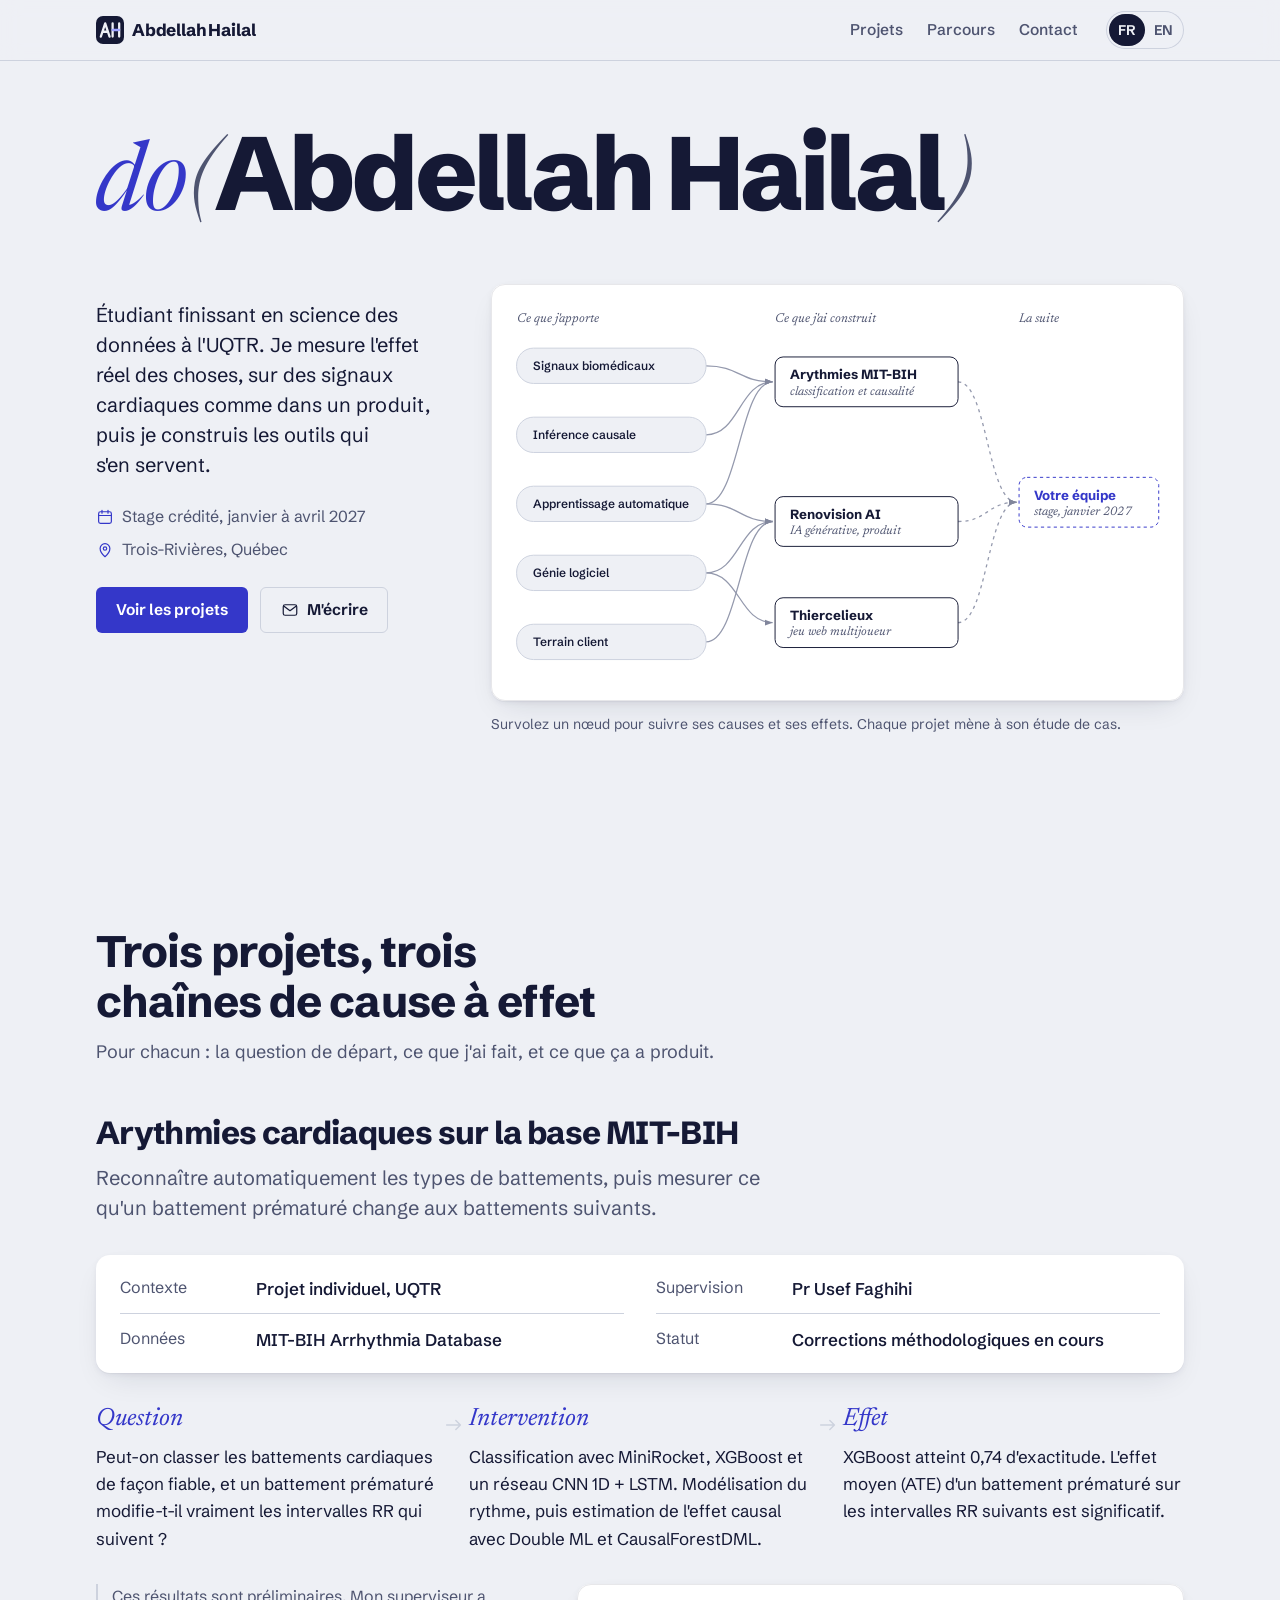
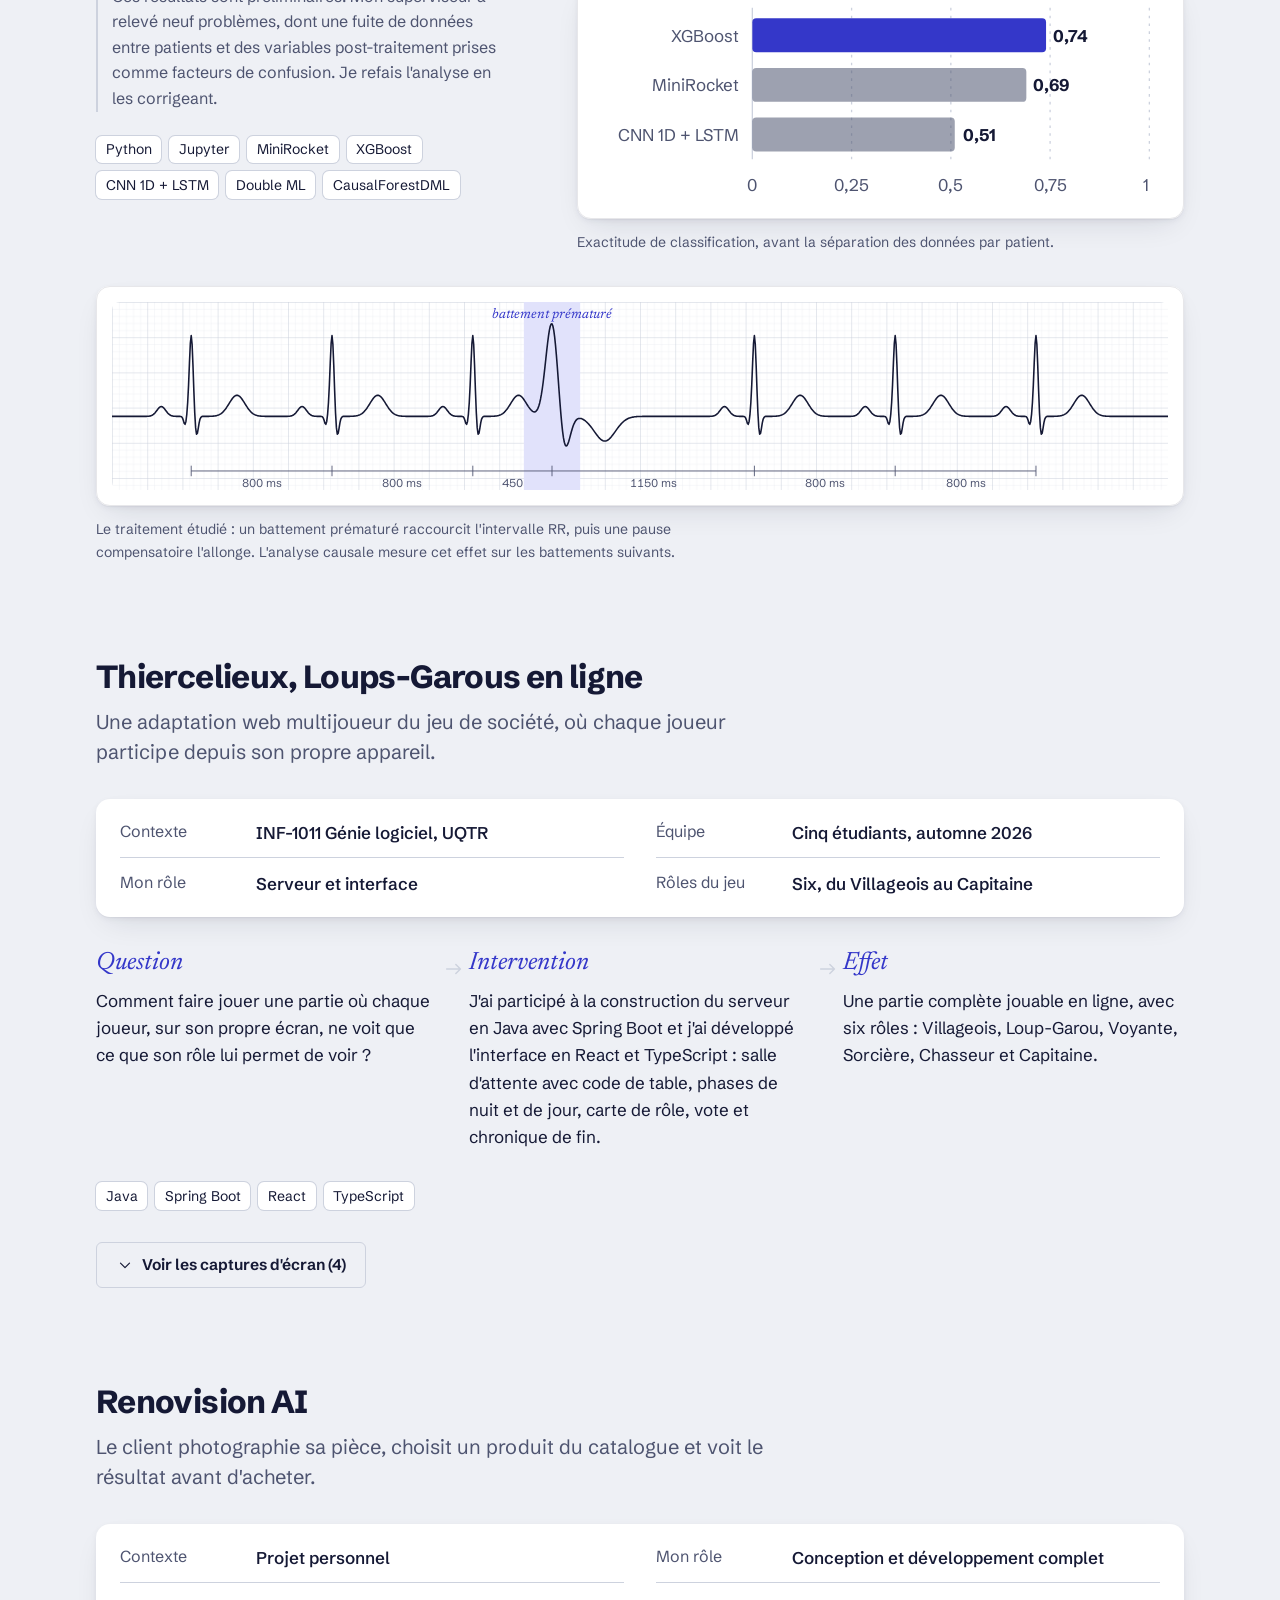
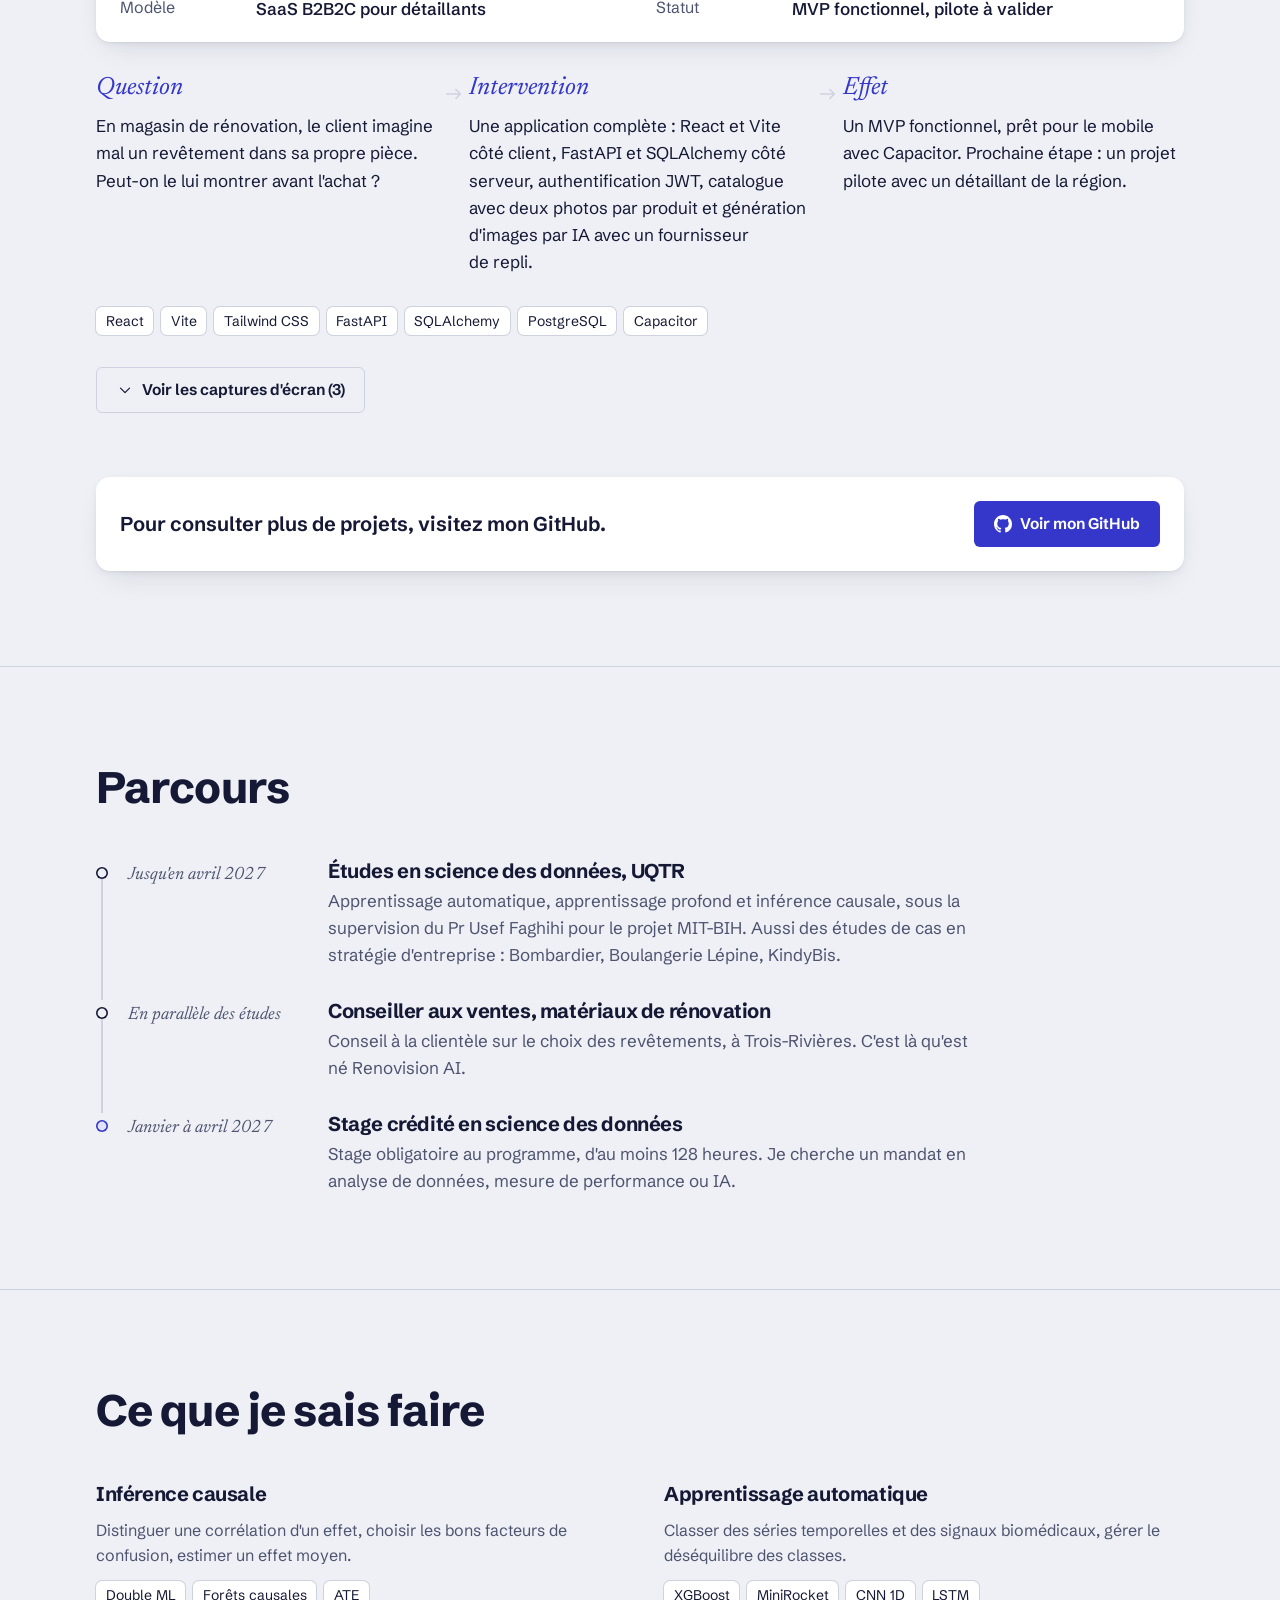
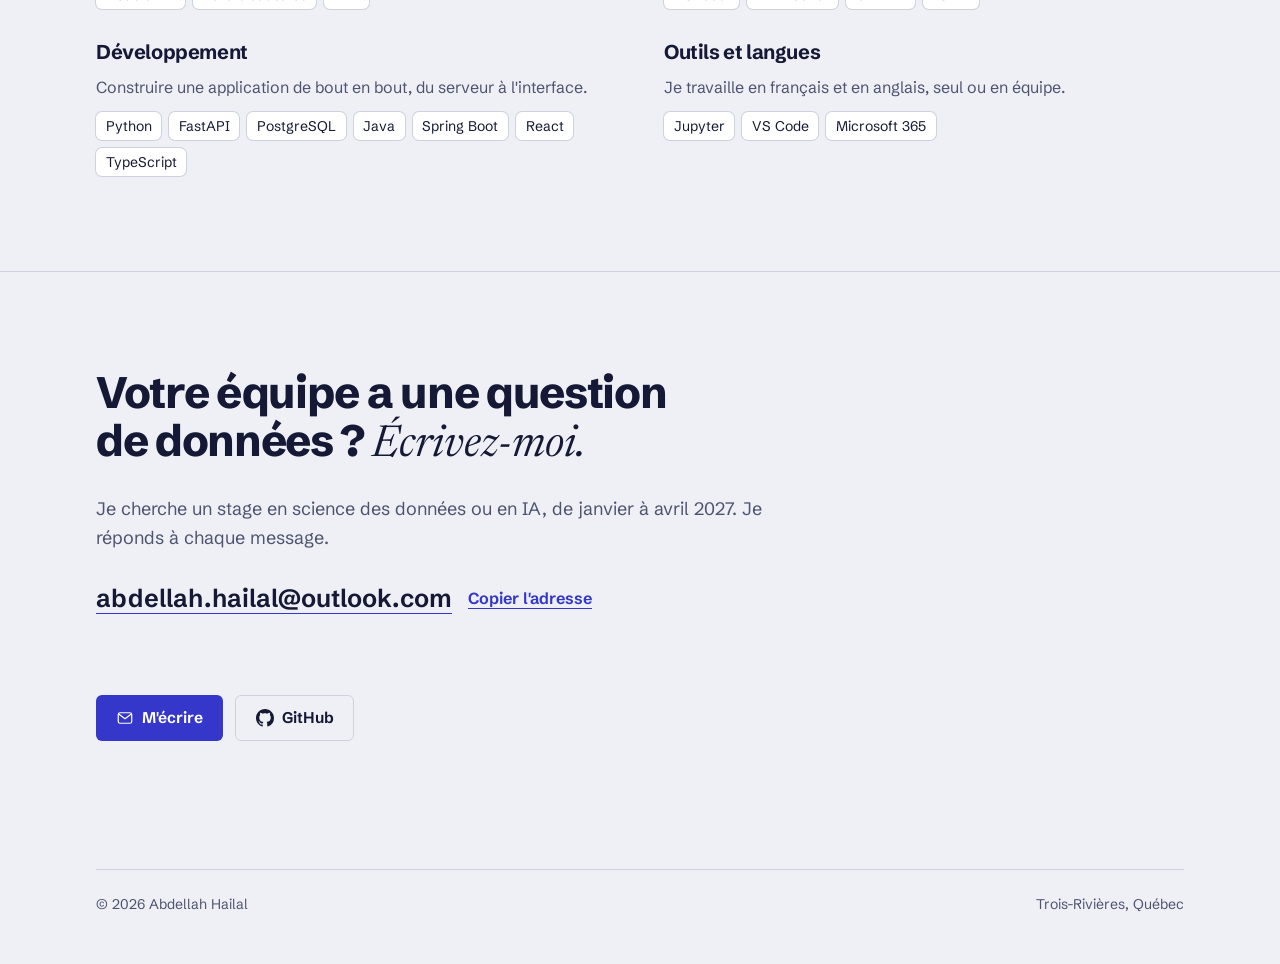
<file: index.html>
<!doctype html>
<html lang="fr-CA">
<head>
  <meta charset="utf-8">
  <meta name="viewport" content="width=device-width, initial-scale=1, viewport-fit=cover">
  <title>Abdellah Hailal · Science des données et inférence causale</title>
  <meta name="description" content="Abdellah Hailal, étudiant finissant en science des données à l'UQTR. Classification d'arythmies cardiaques, inférence causale et applications web complètes. Disponible pour un stage de janvier à avril 2027.">
  <meta name="author" content="Abdellah Hailal">
  <link rel="canonical" href="https://hailal.com/">
  <link rel="alternate" hreflang="fr-CA" href="https://hailal.com/">
  <link rel="alternate" hreflang="en-CA" href="https://hailal.com/en/">
  <link rel="alternate" hreflang="x-default" href="https://hailal.com/">
  <meta name="theme-color" content="#EEF0F5" media="(prefers-color-scheme: light)">
  <meta name="theme-color" content="#0E1022" media="(prefers-color-scheme: dark)">
  <meta property="og:type" content="profile">
  <meta property="og:locale" content="fr_CA">
  <meta property="og:site_name" content="Abdellah Hailal">
  <meta property="og:title" content="Abdellah Hailal · Science des données et inférence causale">
  <meta property="og:description" content="Je mesure l'effet réel des choses et je construis les outils qui s'en servent. Stage recherché de janvier à avril 2027.">
  <meta property="og:url" content="https://hailal.com/">
  <meta property="og:image" content="https://hailal.com/assets/img/og-image.png">
  <meta property="og:image:width" content="1200">
  <meta property="og:image:height" content="630">
  <meta property="og:image:alt" content="do(Abdellah Hailal) : graphe causal reliant ses compétences à ses projets">
  <meta name="twitter:card" content="summary_large_image">
  <link rel="icon" href="assets/img/favicon.svg" type="image/svg+xml">
  <link rel="icon" href="assets/img/favicon-32.png" type="image/png" sizes="32x32">
  <link rel="apple-touch-icon" href="assets/img/apple-touch-icon.png">
  <link rel="preload" href="assets/fonts/schibsted-grotesk-latin-wght-normal.woff2" as="font" type="font/woff2" crossorigin>
  <link rel="preload" href="assets/fonts/newsreader-latin-standard-italic.woff2" as="font" type="font/woff2" crossorigin>
  <link rel="stylesheet" href="assets/css/styles.css">
  <script src="assets/js/main.js" defer></script>
  <script type="application/ld+json">
  {"@context":"https://schema.org","@type":"Person","name":"Abdellah Hailal","jobTitle":"Étudiant en science des données","email":"mailto:abdellah.hailal@outlook.com","url":"https://hailal.com/","sameAs":["https://github.com/abdellah-hailal"],"alumniOf":{"@type":"CollegeOrUniversity","name":"Université du Québec à Trois-Rivières"},"address":{"@type":"PostalAddress","addressLocality":"Trois-Rivières","addressRegion":"QC","addressCountry":"CA"},"knowsAbout":["Science des données","Inférence causale","Apprentissage automatique","Signaux biomédicaux","Développement web"],"knowsLanguage":["fr","en"]}
  </script>
</head>
<body>
<a class="skip" href="#contenu">Aller au contenu</a>

<header class="site-header">
  <div class="wrap">
    <a class="brand" href="#haut" aria-label="Abdellah Hailal, haut de page">
      <svg width="28" height="28" aria-hidden="true" focusable="false" viewBox="0 0 32 32"><rect class="logo-bg" width="32" height="32" rx="8"/><g class="logo-fg" fill="none" stroke-width="2.6" stroke-linecap="round" stroke-linejoin="round"><path d="M5.5 23.5L10.5 8.5L15.5 23.5M7.4 18H13.6"/><path d="M19 8.5V23.5M26.5 8.5V23.5"/></g><path d="M19 16H26.5" stroke="#9EA2FF" stroke-width="2.6" stroke-linecap="round"/></svg>
      <span>Abdellah Hailal</span>
    </a>
    <nav class="nav" aria-label="Navigation principale">
      <ul>
        <li><a href="#projets">Projets</a></li>
        <li class="nav-extra"><a href="#parcours">Parcours</a></li>
        <li><a href="#contact">Contact</a></li>
        <li class="lang-item"><span class="lang-switch" role="group" aria-label="Langue"><a href="./" hreflang="fr" aria-current="page">FR<span class="visually-hidden"> : version française</span></a><a href="en/" hreflang="en" lang="en">EN<span class="visually-hidden">: English version</span></a></span></li>
      </ul>
    </nav>
  </div>
</header>

<main id="contenu">

  <section class="hero" id="haut" aria-labelledby="nom">
    <div class="wrap hero-grid">
      <h1 class="hero-name" id="nom">
          <span class="row"><span class="op" aria-hidden="true">do</span><span class="paren" aria-hidden="true">(</span>Abdellah</span>
          <span class="row">Hailal<span class="paren" aria-hidden="true">)</span></span>
        </h1>
      <div class="hero-text">
        <p class="hero-lead">Étudiant finissant en science des données à l'UQTR. Je mesure l'effet réel des choses, sur des signaux cardiaques comme dans un produit, puis je construis les outils qui s'en servent.</p>
        <p class="hero-meta">
          <span><svg width="18" height="18" viewBox="0 0 24 24" aria-hidden="true" focusable="false" fill="none" stroke="currentColor" stroke-width="1.6" stroke-linecap="round" stroke-linejoin="round"><rect x="3.5" y="5" width="17" height="15.5" rx="2.5"/><path d="M3.5 10h17M8 3v4M16 3v4"/></svg>Stage crédité, janvier à avril 2027</span>
          <span><svg width="18" height="18" viewBox="0 0 24 24" aria-hidden="true" focusable="false" fill="none" stroke="currentColor" stroke-width="1.6" stroke-linecap="round" stroke-linejoin="round"><path d="M12 21s-6.5-5.6-6.5-11a6.5 6.5 0 0 1 13 0c0 5.4-6.5 11-6.5 11z"/><circle cx="12" cy="10" r="2.3"/></svg>Trois-Rivières, Québec</span>
        </p>
        <div class="actions">
          <a class="btn btn--primary" href="#projets">Voir les projets</a>
          <a class="btn btn--ghost" href="mailto:abdellah.hailal@outlook.com?subject=Stage%20en%20science%20des%20donn%C3%A9es"><svg width="18" height="18" viewBox="0 0 24 24" aria-hidden="true" focusable="false" fill="none" stroke="currentColor" stroke-width="1.6" stroke-linecap="round" stroke-linejoin="round"><rect x="3" y="5" width="18" height="14" rx="2.5"/><path d="M4 7l8 6 8-6"/></svg>M'écrire</a>
        </div>
      </div>

      <figure class="graph" aria-labelledby="graph-cap">
        <div class="graph-frame">
          <svg class="graph-wide" viewBox="-2 0 804 460" role="img" aria-labelledby="gw-t gw-d"><title id="gw-t">Graphe causal : compétences, projets et stage visé</title><desc id="gw-d">Signaux biomédicaux, inférence causale et apprentissage automatique mènent au projet sur les arythmies MIT-BIH. Apprentissage automatique, génie logiciel et terrain client mènent à Renovision AI. Génie logiciel mène à Thiercelieux. Les trois projets mènent à votre équipe, pour un stage dès janvier 2027.</desc><defs><marker id="mk-w" viewBox="0 0 10 10" refX="9" refY="5" markerWidth="7" markerHeight="7" orient="auto-start-reverse"><path class="g-head" d="M0 1.5L9 5L0 8.5z"/></marker></defs><text class="g-col" x="0" y="17">Ce que j'apporte</text><text class="g-col" x="322" y="17">Ce que j'ai construit</text><text class="g-col" x="626" y="17">La suite</text><path class="g-edge" data-from="signaux" data-to="ecg" data-step="1" d="M236.0 72.0 C277.5 72.0 277.5 92.0 319.0 92.0" marker-end="url(#mk-w)"/><path class="g-edge" data-from="causal" data-to="ecg" data-step="1" d="M236.0 158.0 C277.5 158.0 277.5 92.0 319.0 92.0" marker-end="url(#mk-w)"/><path class="g-edge" data-from="ml" data-to="ecg" data-step="2" d="M236.0 244.0 C277.5 244.0 277.5 92.0 319.0 92.0" marker-end="url(#mk-w)"/><path class="g-edge" data-from="ml" data-to="reno" data-step="2" d="M236.0 244.0 C277.5 244.0 277.5 266.0 319.0 266.0" marker-end="url(#mk-w)"/><path class="g-edge" data-from="logiciel" data-to="reno" data-step="3" d="M236.0 330.0 C277.5 330.0 277.5 266.0 319.0 266.0" marker-end="url(#mk-w)"/><path class="g-edge" data-from="terrain" data-to="reno" data-step="3" d="M236.0 416.0 C277.5 416.0 277.5 266.0 319.0 266.0" marker-end="url(#mk-w)"/><path class="g-edge" data-from="logiciel" data-to="loups" data-step="3" d="M236.0 330.0 C277.5 330.0 277.5 392.0 319.0 392.0" marker-end="url(#mk-w)"/><path class="g-edge g-edge--future" data-from="ecg" data-to="equipe" data-step="4" d="M550.0 92.0 C586.5 92.0 586.5 242.0 623.0 242.0" marker-end="url(#mk-w)"/><path class="g-edge g-edge--future" data-from="reno" data-to="equipe" data-step="4" d="M550.0 266.0 C586.5 266.0 586.5 242.0 623.0 242.0" marker-end="url(#mk-w)"/><path class="g-edge g-edge--future" data-from="loups" data-to="equipe" data-step="4" d="M550.0 392.0 C586.5 392.0 586.5 242.0 623.0 242.0" marker-end="url(#mk-w)"/><g class="g-node g-node--cause" data-id="signaux"><rect x="0" y="50" width="236" height="44" rx="21"/><text x="20" y="77.0">Signaux biomédicaux</text></g><g class="g-node g-node--cause" data-id="causal"><rect x="0" y="136" width="236" height="44" rx="21"/><text x="20" y="163.0">Inférence causale</text></g><g class="g-node g-node--cause" data-id="ml"><rect x="0" y="222" width="236" height="44" rx="21"/><text x="20" y="249.0">Apprentissage automatique</text></g><g class="g-node g-node--cause" data-id="logiciel"><rect x="0" y="308" width="236" height="44" rx="21"/><text x="20" y="335.0">Génie logiciel</text></g><g class="g-node g-node--cause" data-id="terrain"><rect x="0" y="394" width="236" height="44" rx="21"/><text x="20" y="421.0">Terrain client</text></g><a class="g-link" href="#projet-ecg" aria-label="Arythmies MIT-BIH, classification et causalité"><g class="g-node g-node--project" data-id="ecg"><rect x="322" y="61.0" width="228" height="62" rx="10"/><text class="g-title" x="340" y="89.0">Arythmies MIT-BIH</text><text class="g-sub" x="340" y="108.0">classification et causalité</text></g></a><a class="g-link" href="#projet-renovision" aria-label="Renovision AI, IA générative, produit"><g class="g-node g-node--project" data-id="reno"><rect x="322" y="235.0" width="228" height="62" rx="10"/><text class="g-title" x="340" y="263.0">Renovision AI</text><text class="g-sub" x="340" y="282.0">IA générative, produit</text></g></a><a class="g-link" href="#projet-thiercelieux" aria-label="Thiercelieux, jeu web multijoueur"><g class="g-node g-node--project" data-id="loups"><rect x="322" y="361.0" width="228" height="62" rx="10"/><text class="g-title" x="340" y="389.0">Thiercelieux</text><text class="g-sub" x="340" y="408.0">jeu web multijoueur</text></g></a><a class="g-link" href="#contact" aria-label="Votre équipe, stage, janvier 2027"><g class="g-node g-node--goal" data-id="equipe"><rect x="626" y="211.0" width="174" height="62" rx="10"/><text class="g-title" x="644" y="239.0">Votre équipe</text><text class="g-sub" x="644" y="258.0">stage, janvier 2027</text></g></a></svg>
          <svg class="graph-tall" viewBox="-2 0 364 466.0" role="img" aria-labelledby="gt-t gt-d"><title id="gt-t">Graphe causal : compétences, projets et stage visé</title><desc id="gt-d">Signaux biomédicaux, inférence causale et apprentissage automatique mènent au projet sur les arythmies MIT-BIH. Apprentissage automatique, génie logiciel et terrain client mènent à Renovision AI. Génie logiciel mène à Thiercelieux. Les trois projets mènent à votre équipe, pour un stage dès janvier 2027.</desc><defs><marker id="mk-t" viewBox="0 0 10 10" refX="9" refY="5" markerWidth="7" markerHeight="7" orient="auto-start-reverse"><path class="g-head" d="M0 1.5L9 5L0 8.5z"/></marker></defs><text class="g-col" x="0" y="17">Ce que j'apporte</text><text class="g-col" x="182" y="17">Ce que j'ai construit</text><text class="g-col" x="182" y="392.0">La suite</text><path class="g-edge" data-from="signaux" data-to="ecg" data-step="1" d="M140.0 60.0 C159.5 60.0 159.5 96.0 179.0 96.0" marker-end="url(#mk-t)"/><path class="g-edge" data-from="causal" data-to="ecg" data-step="1" d="M140.0 126.0 C159.5 126.0 159.5 96.0 179.0 96.0" marker-end="url(#mk-t)"/><path class="g-edge" data-from="ml" data-to="ecg" data-step="2" d="M140.0 192.0 C159.5 192.0 159.5 96.0 179.0 96.0" marker-end="url(#mk-t)"/><path class="g-edge" data-from="ml" data-to="reno" data-step="2" d="M140.0 192.0 C159.5 192.0 159.5 232.0 179.0 232.0" marker-end="url(#mk-t)"/><path class="g-edge" data-from="logiciel" data-to="reno" data-step="3" d="M140.0 258.0 C159.5 258.0 159.5 232.0 179.0 232.0" marker-end="url(#mk-t)"/><path class="g-edge" data-from="terrain" data-to="reno" data-step="3" d="M140.0 324.0 C159.5 324.0 159.5 232.0 179.0 232.0" marker-end="url(#mk-t)"/><path class="g-edge" data-from="logiciel" data-to="loups" data-step="3" d="M140.0 258.0 C159.5 258.0 159.5 334.0 179.0 334.0" marker-end="url(#mk-t)"/><path class="g-edge g-edge--future" data-from="ecg" data-to="equipe" data-step="4" d="M344 96 L351.0 96 Q358 96 358 103.0 L358 411.0 Q358 418 351.0 418 L347 418" marker-end="url(#mk-t)"/><path class="g-edge g-edge--future" data-from="reno" data-to="equipe" data-step="4" d="M344 232 L349.0 232 Q354 232 354 237.0 L354 427.0 Q354 432 349.0 432 L347 432" marker-end="url(#mk-t)"/><path class="g-edge g-edge--future" data-from="loups" data-to="equipe" data-step="4" d="M344 334 L347.0 334 Q350 334 350 337.0 L350 443.0 Q350 446 347.0 446 L347 446" marker-end="url(#mk-t)"/><g class="g-node g-node--cause" data-id="signaux"><rect x="0" y="34" width="140" height="52" rx="21"/><text x="16" y="56.5">Signaux</text><text x="16" y="73.5">biomédicaux</text></g><g class="g-node g-node--cause" data-id="causal"><rect x="0" y="100" width="140" height="52" rx="21"/><text x="16" y="122.5">Inférence</text><text x="16" y="139.5">causale</text></g><g class="g-node g-node--cause" data-id="ml"><rect x="0" y="166" width="140" height="52" rx="21"/><text x="16" y="188.5">Apprentissage</text><text x="16" y="205.5">automatique</text></g><g class="g-node g-node--cause" data-id="logiciel"><rect x="0" y="232" width="140" height="52" rx="21"/><text x="16" y="263.0">Génie logiciel</text></g><g class="g-node g-node--cause" data-id="terrain"><rect x="0" y="298" width="140" height="52" rx="21"/><text x="16" y="329.0">Terrain client</text></g><a class="g-link" href="#projet-ecg" aria-label="Arythmies MIT-BIH, classification"><g class="g-node g-node--project" data-id="ecg"><rect x="182" y="66.0" width="162" height="60" rx="10"/><text class="g-title" x="194" y="93.0">Arythmies MIT-BIH</text><text class="g-sub" x="194" y="112.0">classification</text></g></a><a class="g-link" href="#projet-renovision" aria-label="Renovision AI, IA générative"><g class="g-node g-node--project" data-id="reno"><rect x="182" y="202.0" width="162" height="60" rx="10"/><text class="g-title" x="194" y="229.0">Renovision AI</text><text class="g-sub" x="194" y="248.0">IA générative</text></g></a><a class="g-link" href="#projet-thiercelieux" aria-label="Thiercelieux, jeu multijoueur"><g class="g-node g-node--project" data-id="loups"><rect x="182" y="304.0" width="162" height="60" rx="10"/><text class="g-title" x="194" y="331.0">Thiercelieux</text><text class="g-sub" x="194" y="350.0">jeu multijoueur</text></g></a><a class="g-link" href="#contact" aria-label="Votre équipe, janvier 2027"><g class="g-node g-node--goal" data-id="equipe"><rect x="182" y="402.0" width="162" height="60" rx="10"/><text class="g-title" x="194" y="429.0">Votre équipe</text><text class="g-sub" x="194" y="448.0">janvier 2027</text></g></a></svg>
        </div>
        <figcaption id="graph-cap">Survolez un nœud pour suivre ses causes et ses effets. Chaque projet mène à son étude de cas.</figcaption>
      </figure>
    </div>
  </section>

  <section class="section" id="projets" aria-labelledby="projets-titre">
    <div class="wrap">
      <header class="section-head">
        <h2 id="projets-titre">Trois projets, trois chaînes de cause à effet</h2>
        <p>Pour chacun : la question de départ, ce que j'ai fait, et ce que ça a produit.</p>
      </header>

      <div class="cases">

        <article class="case" id="projet-ecg" aria-labelledby="ecg-t">
          <header class="case-head">
            <h3 id="ecg-t">Arythmies cardiaques sur la base MIT-BIH</h3>
            <p class="case-summary">Reconnaître automatiquement les types de battements, puis mesurer ce qu'un battement prématuré change aux battements suivants.</p>
          </header>
          <dl class="facts">
            <div><dt>Contexte</dt><dd>Projet individuel, UQTR</dd></div>
            <div><dt>Supervision</dt><dd>Pr Usef Faghihi</dd></div>
            <div><dt>Données</dt><dd>MIT-BIH Arrhythmia Database</dd></div>
            <div><dt>Statut</dt><dd>Corrections méthodologiques en cours</dd></div>
          </dl>
          <ol class="chain" aria-label="Chaîne de cause à effet">
            <li><span class="step">Question<svg class="step-arrow" width="22" height="22" viewBox="0 0 24 24" aria-hidden="true" focusable="false" fill="none" stroke="currentColor" stroke-width="1.6" stroke-linecap="round" stroke-linejoin="round"><path d="M4 12h15M14 7l5 5-5 5"/></svg></span><p>Peut-on classer les battements cardiaques de façon fiable, et un battement prématuré modifie-t-il vraiment les intervalles RR qui suivent ?</p></li>
            <li><span class="step">Intervention<svg class="step-arrow" width="22" height="22" viewBox="0 0 24 24" aria-hidden="true" focusable="false" fill="none" stroke="currentColor" stroke-width="1.6" stroke-linecap="round" stroke-linejoin="round"><path d="M4 12h15M14 7l5 5-5 5"/></svg></span><p>Classification avec MiniRocket, XGBoost et un réseau CNN 1D + LSTM. Modélisation du rythme, puis estimation de l'effet causal avec Double ML et CausalForestDML.</p></li>
            <li><span class="step">Effet</span><p>XGBoost atteint 0,74 d'exactitude. L'effet moyen (ATE) d'un battement prématuré sur les intervalles RR suivants est significatif.</p></li>
          </ol>
          <div class="case-body">
            <div class="case-side">
              <p class="honest">Ces résultats sont préliminaires. Mon superviseur a relevé neuf problèmes, dont une fuite de données entre patients et des variables post-traitement prises comme facteurs de confusion. Je refais l'analyse en les corrigeant.</p>
              <ul class="tools" aria-label="Outils">
                <li>Python</li><li>Jupyter</li><li>MiniRocket</li><li>XGBoost</li><li>CNN 1D + LSTM</li><li>Double ML</li><li>CausalForestDML</li>
              </ul>
            </div>
            <div class="case-side">
              <figure class="figure">
                <div class="panel">
                  <svg class="chart" viewBox="0 0 440 156" role="img" aria-labelledby="ch-t ch-d">
                    <title id="ch-t">Exactitude par modèle</title>
                    <desc id="ch-d">XGBoost 0,74 ; MiniRocket 0,69 ; CNN 1D plus LSTM 0,51, sur une échelle de 0 à 1.</desc>
                    <line class="grid" x1="122" y1="6" x2="122" y2="122"/>
                    <line class="grid" x1="198" y1="6" x2="198" y2="122" stroke-dasharray="2 4"/>
                    <line class="grid" x1="274" y1="6" x2="274" y2="122" stroke-dasharray="2 4"/>
                    <line class="grid" x1="350" y1="6" x2="350" y2="122" stroke-dasharray="2 4"/>
                    <line class="grid" x1="426" y1="6" x2="426" y2="122" stroke-dasharray="2 4"/>
                    <text x="112" y="32" text-anchor="end">XGBoost</text>
                    <rect class="bar bar--best" x="122" y="14" width="224.9" height="26" rx="3"/>
                    <text class="val" x="352" y="32">0,74</text>
                    <text x="112" y="70" text-anchor="end">MiniRocket</text>
                    <rect class="bar" x="122" y="52" width="209.8" height="26" rx="3"/>
                    <text class="val" x="337" y="70">0,69</text>
                    <text x="112" y="108" text-anchor="end">CNN 1D + LSTM</text>
                    <rect class="bar" x="122" y="90" width="155" height="26" rx="3"/>
                    <text class="val" x="283" y="108">0,51</text>
                    <text x="122" y="146" text-anchor="middle">0</text>
                    <text x="198" y="146" text-anchor="middle">0,25</text>
                    <text x="274" y="146" text-anchor="middle">0,5</text>
                    <text x="350" y="146" text-anchor="middle">0,75</text>
                    <text x="426" y="146" text-anchor="end">1</text>
                  </svg>
                </div>
                <figcaption>Exactitude de classification, avant la séparation des données par patient.</figcaption>
              </figure>
            </div>
          </div>
          <figure class="figure strip">
            <div class="panel">
              <div class="strip-scroll" tabindex="0" role="region" aria-label="Tracé ECG, défilable horizontalement">
                <svg viewBox="0 0 1200 214" role="img" aria-labelledby="ecg-st ecg-sd">
                  <title id="ecg-st">Tracé ECG avec une extrasystole ventriculaire</title>
                  <desc id="ecg-sd">Six secondes de rythme sinusal à intervalles RR de 800 ms, interrompu par une extrasystole ventriculaire précoce à 450 ms, suivie d'une pause compensatoire de 1150 ms.</desc>
                  <defs>
                    <pattern id="gm" width="8" height="8" patternUnits="userSpaceOnUse"><path class="gm" d="M8 0H0V8" fill="none"/></pattern>
                    <pattern id="gM" width="40" height="40" patternUnits="userSpaceOnUse"><rect width="40" height="40" fill="url(#gm)"/><path class="gM" d="M40 0H0V40" fill="none"/></pattern>
                  </defs>
                  <rect width="1200" height="214" fill="url(#gM)"/>
                  <rect class="pvc" x="468" y="0" width="64" height="214"/>
                  <path class="trace" d="M0.0 130.0 L1.0 130.0 L2.0 130.0 L3.0 130.0 L4.0 130.0 L5.0 130.0 L6.0 130.0 L7.0 130.0 L8.0 130.0 L9.0 130.0 L10.0 130.0 L11.0 130.0 L12.0 130.0 L13.0 130.0 L14.0 130.0 L15.0 130.0 L16.0 130.0 L17.0 130.0 L18.0 130.0 L19.0 130.0 L20.0 130.0 L21.0 130.0 L22.0 130.0 L23.0 130.0 L24.0 130.0 L25.0 130.0 L26.0 130.0 L27.0 130.0 L28.0 130.0 L29.0 130.0 L30.0 130.0 L31.0 130.0 L32.0 130.0 L33.0 130.0 L34.0 130.0 L35.0 130.0 L36.0 130.0 L37.0 130.0 L38.0 130.0 L39.0 130.0 L40.0 129.9 L41.0 129.9 L42.0 129.8 L43.0 129.6 L44.0 129.4 L45.0 129.0 L46.0 128.5 L47.0 127.8 L48.0 126.9 L49.0 125.8 L50.0 124.5 L51.0 123.2 L52.0 121.9 L53.0 120.6 L54.0 119.7 L55.0 119.0 L56.0 118.8 L57.0 119.0 L58.0 119.7 L59.0 120.6 L60.0 121.9 L61.0 123.2 L62.0 124.5 L63.0 125.8 L64.0 126.9 L65.0 127.8 L66.0 128.5 L67.0 129.0 L68.0 129.4 L69.0 129.6 L70.0 129.8 L71.0 129.9 L72.0 129.9 L73.0 130.0 L74.0 130.0 L75.0 130.0 L76.0 130.0 L77.0 130.0 L78.0 130.1 L79.0 130.4 L80.0 131.7 L81.0 134.4 L82.0 137.8 L83.0 139.0 L84.0 135.7 L85.0 127.4 L86.0 114.0 L87.0 94.1 L88.0 69.2 L89.0 47.1 L90.0 38.2 L91.0 48.0 L92.0 72.2 L93.0 101.0 L94.0 126.0 L95.0 142.8 L96.0 150.2 L97.0 149.2 L98.0 143.5 L99.0 137.3 L100.0 133.0 L101.0 131.0 L102.0 130.2 L103.0 130.0 L104.0 130.0 L105.0 130.0 L106.0 130.0 L107.0 130.0 L108.0 130.0 L109.0 130.0 L110.0 130.0 L111.0 129.9 L112.0 129.9 L113.0 129.9 L114.0 129.8 L115.0 129.7 L116.0 129.6 L117.0 129.5 L118.0 129.3 L119.0 129.1 L120.0 128.8 L121.0 128.4 L122.0 128.0 L123.0 127.4 L124.0 126.8 L125.0 126.0 L126.0 125.1 L127.0 124.0 L128.0 122.8 L129.0 121.5 L130.0 120.1 L131.0 118.6 L132.0 117.1 L133.0 115.4 L134.0 113.8 L135.0 112.3 L136.0 110.8 L137.0 109.4 L138.0 108.3 L139.0 107.3 L140.0 106.6 L141.0 106.1 L142.0 106.0 L143.0 106.1 L144.0 106.6 L145.0 107.3 L146.0 108.3 L147.0 109.4 L148.0 110.8 L149.0 112.3 L150.0 113.8 L151.0 115.4 L152.0 117.1 L153.0 118.6 L154.0 120.1 L155.0 121.5 L156.0 122.8 L157.0 124.0 L158.0 125.1 L159.0 126.0 L160.0 126.8 L161.0 127.4 L162.0 128.0 L163.0 128.4 L164.0 128.8 L165.0 129.1 L166.0 129.3 L167.0 129.5 L168.0 129.6 L169.0 129.7 L170.0 129.8 L171.0 129.9 L172.0 129.9 L173.0 129.9 L174.0 130.0 L175.0 130.0 L176.0 130.0 L177.0 130.0 L178.0 130.0 L179.0 130.0 L180.0 130.0 L181.0 130.0 L182.0 130.0 L183.0 130.0 L184.0 130.0 L185.0 130.0 L186.0 130.0 L187.0 130.0 L188.0 130.0 L189.0 130.0 L190.0 130.0 L191.0 130.0 L192.0 130.0 L193.0 130.0 L194.0 130.0 L195.0 130.0 L196.0 130.0 L197.0 130.0 L198.0 130.0 L199.0 130.0 L200.0 129.9 L201.0 129.9 L202.0 129.8 L203.0 129.6 L204.0 129.4 L205.0 129.0 L206.0 128.5 L207.0 127.8 L208.0 126.9 L209.0 125.8 L210.0 124.5 L211.0 123.2 L212.0 121.9 L213.0 120.6 L214.0 119.7 L215.0 119.0 L216.0 118.8 L217.0 119.0 L218.0 119.7 L219.0 120.6 L220.0 121.9 L221.0 123.2 L222.0 124.5 L223.0 125.8 L224.0 126.9 L225.0 127.8 L226.0 128.5 L227.0 129.0 L228.0 129.4 L229.0 129.6 L230.0 129.8 L231.0 129.9 L232.0 129.9 L233.0 130.0 L234.0 130.0 L235.0 130.0 L236.0 130.0 L237.0 130.0 L238.0 130.1 L239.0 130.4 L240.0 131.7 L241.0 134.4 L242.0 137.8 L243.0 139.0 L244.0 135.7 L245.0 127.4 L246.0 114.0 L247.0 94.1 L248.0 69.2 L249.0 47.1 L250.0 38.2 L251.0 48.0 L252.0 72.2 L253.0 101.0 L254.0 126.0 L255.0 142.8 L256.0 150.2 L257.0 149.2 L258.0 143.5 L259.0 137.3 L260.0 133.0 L261.0 131.0 L262.0 130.2 L263.0 130.0 L264.0 130.0 L265.0 130.0 L266.0 130.0 L267.0 130.0 L268.0 130.0 L269.0 130.0 L270.0 130.0 L271.0 129.9 L272.0 129.9 L273.0 129.9 L274.0 129.8 L275.0 129.7 L276.0 129.6 L277.0 129.5 L278.0 129.3 L279.0 129.1 L280.0 128.8 L281.0 128.4 L282.0 128.0 L283.0 127.4 L284.0 126.8 L285.0 126.0 L286.0 125.1 L287.0 124.0 L288.0 122.8 L289.0 121.5 L290.0 120.1 L291.0 118.6 L292.0 117.1 L293.0 115.4 L294.0 113.8 L295.0 112.3 L296.0 110.8 L297.0 109.4 L298.0 108.3 L299.0 107.3 L300.0 106.6 L301.0 106.1 L302.0 106.0 L303.0 106.1 L304.0 106.6 L305.0 107.3 L306.0 108.3 L307.0 109.4 L308.0 110.8 L309.0 112.3 L310.0 113.8 L311.0 115.4 L312.0 117.1 L313.0 118.6 L314.0 120.1 L315.0 121.5 L316.0 122.8 L317.0 124.0 L318.0 125.1 L319.0 126.0 L320.0 126.8 L321.0 127.4 L322.0 128.0 L323.0 128.4 L324.0 128.8 L325.0 129.1 L326.0 129.3 L327.0 129.5 L328.0 129.6 L329.0 129.7 L330.0 129.8 L331.0 129.9 L332.0 129.9 L333.0 129.9 L334.0 130.0 L335.0 130.0 L336.0 130.0 L337.0 130.0 L338.0 130.0 L339.0 130.0 L340.0 130.0 L341.0 130.0 L342.0 130.0 L343.0 130.0 L344.0 130.0 L345.0 130.0 L346.0 130.0 L347.0 130.0 L348.0 130.0 L349.0 130.0 L350.0 130.0 L351.0 130.0 L352.0 130.0 L353.0 130.0 L354.0 130.0 L355.0 130.0 L356.0 130.0 L357.0 130.0 L358.0 130.0 L359.0 130.0 L360.0 129.9 L361.0 129.9 L362.0 129.8 L363.0 129.6 L364.0 129.4 L365.0 129.0 L366.0 128.5 L367.0 127.8 L368.0 126.9 L369.0 125.8 L370.0 124.5 L371.0 123.2 L372.0 121.9 L373.0 120.6 L374.0 119.7 L375.0 119.0 L376.0 118.8 L377.0 119.0 L378.0 119.7 L379.0 120.6 L380.0 121.9 L381.0 123.2 L382.0 124.5 L383.0 125.8 L384.0 126.9 L385.0 127.8 L386.0 128.5 L387.0 129.0 L388.0 129.4 L389.0 129.6 L390.0 129.8 L391.0 129.9 L392.0 129.9 L393.0 130.0 L394.0 130.0 L395.0 130.0 L396.0 130.0 L397.0 130.0 L398.0 130.1 L399.0 130.4 L400.0 131.7 L401.0 134.4 L402.0 137.8 L403.0 139.0 L404.0 135.7 L405.0 127.4 L406.0 114.0 L407.0 94.1 L408.0 69.2 L409.0 47.1 L410.0 38.2 L411.0 48.0 L412.0 72.2 L413.0 101.0 L414.0 126.0 L415.0 142.8 L416.0 150.2 L417.0 149.2 L418.0 143.5 L419.0 137.3 L420.0 133.0 L421.0 131.0 L422.0 130.2 L423.0 130.0 L424.0 130.0 L425.0 130.0 L426.0 130.0 L427.0 130.0 L428.0 130.0 L429.0 130.0 L430.0 130.0 L431.0 129.9 L432.0 129.9 L433.0 129.9 L434.0 129.8 L435.0 129.7 L436.0 129.6 L437.0 129.5 L438.0 129.3 L439.0 129.1 L440.0 128.8 L441.0 128.4 L442.0 128.0 L443.0 127.4 L444.0 126.8 L445.0 126.0 L446.0 125.1 L447.0 124.0 L448.0 122.8 L449.0 121.5 L450.0 120.1 L451.0 118.6 L452.0 117.1 L453.0 115.4 L454.0 113.8 L455.0 112.3 L456.0 110.8 L457.0 109.4 L458.0 108.3 L459.0 107.3 L460.0 106.6 L461.0 106.1 L462.0 106.0 L463.0 106.1 L464.0 106.6 L465.0 107.3 L466.0 108.3 L467.0 109.4 L468.0 110.8 L469.0 112.3 L470.0 113.8 L471.0 115.4 L472.0 117.0 L473.0 118.6 L474.0 120.0 L475.0 121.4 L476.0 122.5 L477.0 123.5 L478.0 124.3 L479.0 124.8 L480.0 124.9 L481.0 124.7 L482.0 124.0 L483.0 122.8 L484.0 120.9 L485.0 118.2 L486.0 114.7 L487.0 110.2 L488.0 104.8 L489.0 98.3 L490.0 90.9 L491.0 82.6 L492.0 73.8 L493.0 64.5 L494.0 55.3 L495.0 46.6 L496.0 38.7 L497.0 32.3 L498.0 27.6 L499.0 25.0 L500.0 24.9 L501.0 27.3 L502.0 32.3 L503.0 39.7 L504.0 49.2 L505.0 60.6 L506.0 73.3 L507.0 86.8 L508.0 100.5 L509.0 113.8 L510.0 126.3 L511.0 137.4 L512.0 146.8 L513.0 154.2 L514.0 159.4 L515.0 162.5 L516.0 163.7 L517.0 163.2 L518.0 161.3 L519.0 158.5 L520.0 155.0 L521.0 151.2 L522.0 147.5 L523.0 144.0 L524.0 141.0 L525.0 138.4 L526.0 136.4 L527.0 134.8 L528.0 133.7 L529.0 132.9 L530.0 132.5 L531.0 132.3 L532.0 132.3 L533.0 132.5 L534.0 132.8 L535.0 133.3 L536.0 133.8 L537.0 134.5 L538.0 135.2 L539.0 136.1 L540.0 137.0 L541.0 138.0 L542.0 139.1 L543.0 140.3 L544.0 141.5 L545.0 142.8 L546.0 144.2 L547.0 145.6 L548.0 147.0 L549.0 148.4 L550.0 149.8 L551.0 151.1 L552.0 152.4 L553.0 153.6 L554.0 154.7 L555.0 155.7 L556.0 156.5 L557.0 157.1 L558.0 157.6 L559.0 157.9 L560.0 158.0 L561.0 157.9 L562.0 157.6 L563.0 157.1 L564.0 156.5 L565.0 155.7 L566.0 154.7 L567.0 153.6 L568.0 152.4 L569.0 151.1 L570.0 149.8 L571.0 148.4 L572.0 147.0 L573.0 145.6 L574.0 144.2 L575.0 142.8 L576.0 141.5 L577.0 140.3 L578.0 139.1 L579.0 138.0 L580.0 137.0 L581.0 136.1 L582.0 135.2 L583.0 134.5 L584.0 133.8 L585.0 133.2 L586.0 132.7 L587.0 132.2 L588.0 131.8 L589.0 131.5 L590.0 131.2 L591.0 131.0 L592.0 130.8 L593.0 130.6 L594.0 130.5 L595.0 130.4 L596.0 130.3 L597.0 130.2 L598.0 130.2 L599.0 130.1 L600.0 130.1 L601.0 130.1 L602.0 130.1 L603.0 130.0 L604.0 130.0 L605.0 130.0 L606.0 130.0 L607.0 130.0 L608.0 130.0 L609.0 130.0 L610.0 130.0 L611.0 130.0 L612.0 130.0 L613.0 130.0 L614.0 130.0 L615.0 130.0 L616.0 130.0 L617.0 130.0 L618.0 130.0 L619.0 130.0 L620.0 130.0 L621.0 130.0 L622.0 130.0 L623.0 130.0 L624.0 130.0 L625.0 130.0 L626.0 130.0 L627.0 130.0 L628.0 130.0 L629.0 130.0 L630.0 130.0 L631.0 130.0 L632.0 130.0 L633.0 130.0 L634.0 130.0 L635.0 130.0 L636.0 130.0 L637.0 130.0 L638.0 130.0 L639.0 130.0 L640.0 130.0 L641.0 130.0 L642.0 130.0 L643.0 130.0 L644.0 130.0 L645.0 130.0 L646.0 130.0 L647.0 130.0 L648.0 130.0 L649.0 130.0 L650.0 130.0 L651.0 130.0 L652.0 130.0 L653.0 130.0 L654.0 130.0 L655.0 130.0 L656.0 130.0 L657.0 130.0 L658.0 130.0 L659.0 130.0 L660.0 130.0 L661.0 130.0 L662.0 130.0 L663.0 130.0 L664.0 130.0 L665.0 130.0 L666.0 130.0 L667.0 130.0 L668.0 130.0 L669.0 130.0 L670.0 130.0 L671.0 130.0 L672.0 130.0 L673.0 130.0 L674.0 130.0 L675.0 130.0 L676.0 130.0 L677.0 130.0 L678.0 130.0 L679.0 130.0 L680.0 129.9 L681.0 129.9 L682.0 129.8 L683.0 129.6 L684.0 129.4 L685.0 129.0 L686.0 128.5 L687.0 127.8 L688.0 126.9 L689.0 125.8 L690.0 124.5 L691.0 123.2 L692.0 121.9 L693.0 120.6 L694.0 119.7 L695.0 119.0 L696.0 118.8 L697.0 119.0 L698.0 119.7 L699.0 120.6 L700.0 121.9 L701.0 123.2 L702.0 124.5 L703.0 125.8 L704.0 126.9 L705.0 127.8 L706.0 128.5 L707.0 129.0 L708.0 129.4 L709.0 129.6 L710.0 129.8 L711.0 129.9 L712.0 129.9 L713.0 130.0 L714.0 130.0 L715.0 130.0 L716.0 130.0 L717.0 130.0 L718.0 130.1 L719.0 130.4 L720.0 131.7 L721.0 134.4 L722.0 137.8 L723.0 139.0 L724.0 135.7 L725.0 127.4 L726.0 114.0 L727.0 94.1 L728.0 69.2 L729.0 47.1 L730.0 38.2 L731.0 48.0 L732.0 72.2 L733.0 101.0 L734.0 126.0 L735.0 142.8 L736.0 150.2 L737.0 149.2 L738.0 143.5 L739.0 137.3 L740.0 133.0 L741.0 131.0 L742.0 130.2 L743.0 130.0 L744.0 130.0 L745.0 130.0 L746.0 130.0 L747.0 130.0 L748.0 130.0 L749.0 130.0 L750.0 130.0 L751.0 129.9 L752.0 129.9 L753.0 129.9 L754.0 129.8 L755.0 129.7 L756.0 129.6 L757.0 129.5 L758.0 129.3 L759.0 129.1 L760.0 128.8 L761.0 128.4 L762.0 128.0 L763.0 127.4 L764.0 126.8 L765.0 126.0 L766.0 125.1 L767.0 124.0 L768.0 122.8 L769.0 121.5 L770.0 120.1 L771.0 118.6 L772.0 117.1 L773.0 115.4 L774.0 113.8 L775.0 112.3 L776.0 110.8 L777.0 109.4 L778.0 108.3 L779.0 107.3 L780.0 106.6 L781.0 106.1 L782.0 106.0 L783.0 106.1 L784.0 106.6 L785.0 107.3 L786.0 108.3 L787.0 109.4 L788.0 110.8 L789.0 112.3 L790.0 113.8 L791.0 115.4 L792.0 117.1 L793.0 118.6 L794.0 120.1 L795.0 121.5 L796.0 122.8 L797.0 124.0 L798.0 125.1 L799.0 126.0 L800.0 126.8 L801.0 127.4 L802.0 128.0 L803.0 128.4 L804.0 128.8 L805.0 129.1 L806.0 129.3 L807.0 129.5 L808.0 129.6 L809.0 129.7 L810.0 129.8 L811.0 129.9 L812.0 129.9 L813.0 129.9 L814.0 130.0 L815.0 130.0 L816.0 130.0 L817.0 130.0 L818.0 130.0 L819.0 130.0 L820.0 130.0 L821.0 130.0 L822.0 130.0 L823.0 130.0 L824.0 130.0 L825.0 130.0 L826.0 130.0 L827.0 130.0 L828.0 130.0 L829.0 130.0 L830.0 130.0 L831.0 130.0 L832.0 130.0 L833.0 130.0 L834.0 130.0 L835.0 130.0 L836.0 130.0 L837.0 130.0 L838.0 130.0 L839.0 130.0 L840.0 129.9 L841.0 129.9 L842.0 129.8 L843.0 129.6 L844.0 129.4 L845.0 129.0 L846.0 128.5 L847.0 127.8 L848.0 126.9 L849.0 125.8 L850.0 124.5 L851.0 123.2 L852.0 121.9 L853.0 120.6 L854.0 119.7 L855.0 119.0 L856.0 118.8 L857.0 119.0 L858.0 119.7 L859.0 120.6 L860.0 121.9 L861.0 123.2 L862.0 124.5 L863.0 125.8 L864.0 126.9 L865.0 127.8 L866.0 128.5 L867.0 129.0 L868.0 129.4 L869.0 129.6 L870.0 129.8 L871.0 129.9 L872.0 129.9 L873.0 130.0 L874.0 130.0 L875.0 130.0 L876.0 130.0 L877.0 130.0 L878.0 130.1 L879.0 130.4 L880.0 131.7 L881.0 134.4 L882.0 137.8 L883.0 139.0 L884.0 135.7 L885.0 127.4 L886.0 114.0 L887.0 94.1 L888.0 69.2 L889.0 47.1 L890.0 38.2 L891.0 48.0 L892.0 72.2 L893.0 101.0 L894.0 126.0 L895.0 142.8 L896.0 150.2 L897.0 149.2 L898.0 143.5 L899.0 137.3 L900.0 133.0 L901.0 131.0 L902.0 130.2 L903.0 130.0 L904.0 130.0 L905.0 130.0 L906.0 130.0 L907.0 130.0 L908.0 130.0 L909.0 130.0 L910.0 130.0 L911.0 129.9 L912.0 129.9 L913.0 129.9 L914.0 129.8 L915.0 129.7 L916.0 129.6 L917.0 129.5 L918.0 129.3 L919.0 129.1 L920.0 128.8 L921.0 128.4 L922.0 128.0 L923.0 127.4 L924.0 126.8 L925.0 126.0 L926.0 125.1 L927.0 124.0 L928.0 122.8 L929.0 121.5 L930.0 120.1 L931.0 118.6 L932.0 117.1 L933.0 115.4 L934.0 113.8 L935.0 112.3 L936.0 110.8 L937.0 109.4 L938.0 108.3 L939.0 107.3 L940.0 106.6 L941.0 106.1 L942.0 106.0 L943.0 106.1 L944.0 106.6 L945.0 107.3 L946.0 108.3 L947.0 109.4 L948.0 110.8 L949.0 112.3 L950.0 113.8 L951.0 115.4 L952.0 117.1 L953.0 118.6 L954.0 120.1 L955.0 121.5 L956.0 122.8 L957.0 124.0 L958.0 125.1 L959.0 126.0 L960.0 126.8 L961.0 127.4 L962.0 128.0 L963.0 128.4 L964.0 128.8 L965.0 129.1 L966.0 129.3 L967.0 129.5 L968.0 129.6 L969.0 129.7 L970.0 129.8 L971.0 129.9 L972.0 129.9 L973.0 129.9 L974.0 130.0 L975.0 130.0 L976.0 130.0 L977.0 130.0 L978.0 130.0 L979.0 130.0 L980.0 130.0 L981.0 130.0 L982.0 130.0 L983.0 130.0 L984.0 130.0 L985.0 130.0 L986.0 130.0 L987.0 130.0 L988.0 130.0 L989.0 130.0 L990.0 130.0 L991.0 130.0 L992.0 130.0 L993.0 130.0 L994.0 130.0 L995.0 130.0 L996.0 130.0 L997.0 130.0 L998.0 130.0 L999.0 130.0 L1000.0 129.9 L1001.0 129.9 L1002.0 129.8 L1003.0 129.6 L1004.0 129.4 L1005.0 129.0 L1006.0 128.5 L1007.0 127.8 L1008.0 126.9 L1009.0 125.8 L1010.0 124.5 L1011.0 123.2 L1012.0 121.9 L1013.0 120.6 L1014.0 119.7 L1015.0 119.0 L1016.0 118.8 L1017.0 119.0 L1018.0 119.7 L1019.0 120.6 L1020.0 121.9 L1021.0 123.2 L1022.0 124.5 L1023.0 125.8 L1024.0 126.9 L1025.0 127.8 L1026.0 128.5 L1027.0 129.0 L1028.0 129.4 L1029.0 129.6 L1030.0 129.8 L1031.0 129.9 L1032.0 129.9 L1033.0 130.0 L1034.0 130.0 L1035.0 130.0 L1036.0 130.0 L1037.0 130.0 L1038.0 130.1 L1039.0 130.4 L1040.0 131.7 L1041.0 134.4 L1042.0 137.8 L1043.0 139.0 L1044.0 135.7 L1045.0 127.4 L1046.0 114.0 L1047.0 94.1 L1048.0 69.2 L1049.0 47.1 L1050.0 38.2 L1051.0 48.0 L1052.0 72.2 L1053.0 101.0 L1054.0 126.0 L1055.0 142.8 L1056.0 150.2 L1057.0 149.2 L1058.0 143.5 L1059.0 137.3 L1060.0 133.0 L1061.0 131.0 L1062.0 130.2 L1063.0 130.0 L1064.0 130.0 L1065.0 130.0 L1066.0 130.0 L1067.0 130.0 L1068.0 130.0 L1069.0 130.0 L1070.0 130.0 L1071.0 129.9 L1072.0 129.9 L1073.0 129.9 L1074.0 129.8 L1075.0 129.7 L1076.0 129.6 L1077.0 129.5 L1078.0 129.3 L1079.0 129.1 L1080.0 128.8 L1081.0 128.4 L1082.0 128.0 L1083.0 127.4 L1084.0 126.8 L1085.0 126.0 L1086.0 125.1 L1087.0 124.0 L1088.0 122.8 L1089.0 121.5 L1090.0 120.1 L1091.0 118.6 L1092.0 117.1 L1093.0 115.4 L1094.0 113.8 L1095.0 112.3 L1096.0 110.8 L1097.0 109.4 L1098.0 108.3 L1099.0 107.3 L1100.0 106.6 L1101.0 106.1 L1102.0 106.0 L1103.0 106.1 L1104.0 106.6 L1105.0 107.3 L1106.0 108.3 L1107.0 109.4 L1108.0 110.8 L1109.0 112.3 L1110.0 113.8 L1111.0 115.4 L1112.0 117.1 L1113.0 118.6 L1114.0 120.1 L1115.0 121.5 L1116.0 122.8 L1117.0 124.0 L1118.0 125.1 L1119.0 126.0 L1120.0 126.8 L1121.0 127.4 L1122.0 128.0 L1123.0 128.4 L1124.0 128.8 L1125.0 129.1 L1126.0 129.3 L1127.0 129.5 L1128.0 129.6 L1129.0 129.7 L1130.0 129.8 L1131.0 129.9 L1132.0 129.9 L1133.0 129.9 L1134.0 130.0 L1135.0 130.0 L1136.0 130.0 L1137.0 130.0 L1138.0 130.0 L1139.0 130.0 L1140.0 130.0 L1141.0 130.0 L1142.0 130.0 L1143.0 130.0 L1144.0 130.0 L1145.0 130.0 L1146.0 130.0 L1147.0 130.0 L1148.0 130.0 L1149.0 130.0 L1150.0 130.0 L1151.0 130.0 L1152.0 130.0 L1153.0 130.0 L1154.0 130.0 L1155.0 130.0 L1156.0 130.0 L1157.0 130.0 L1158.0 130.0 L1159.0 130.0 L1160.0 130.0 L1161.0 130.0 L1162.0 130.0 L1163.0 130.0 L1164.0 130.0 L1165.0 130.0 L1166.0 130.0 L1167.0 130.0 L1168.0 130.0 L1169.0 130.0 L1170.0 130.0 L1171.0 130.0 L1172.0 130.0 L1173.0 130.0 L1174.0 130.0 L1175.0 130.0 L1176.0 130.0 L1177.0 130.0 L1178.0 130.0 L1179.0 130.0 L1180.0 130.0 L1181.0 130.0 L1182.0 130.0 L1183.0 130.0 L1184.0 130.0 L1185.0 130.0 L1186.0 130.0 L1187.0 130.0 L1188.0 130.0 L1189.0 130.0 L1190.0 130.0 L1191.0 130.0 L1192.0 130.0 L1193.0 130.0 L1194.0 130.0 L1195.0 130.0 L1196.0 130.0 L1197.0 130.0 L1198.0 130.0 L1199.0 130.0 L1200.0 130.0"/>
                  <text class="lbl" x="500" y="18" text-anchor="middle">battement prématuré</text>
                  <g class="rr">
                    <line x1="90" y1="192" x2="1050" y2="192"/>
                    <line x1="90" y1="186" x2="90" y2="198"/><line x1="250" y1="186" x2="250" y2="198"/><line x1="410" y1="186" x2="410" y2="198"/><line x1="500" y1="186" x2="500" y2="198"/><line x1="730" y1="186" x2="730" y2="198"/><line x1="890" y1="186" x2="890" y2="198"/><line x1="1050" y1="186" x2="1050" y2="198"/>
                    <text x="170" y="210" text-anchor="middle">800 ms</text>
                    <text x="330" y="210" text-anchor="middle">800 ms</text>
                    <text x="455" y="210" text-anchor="middle">450</text>
                    <text x="615" y="210" text-anchor="middle">1150 ms</text>
                    <text x="810" y="210" text-anchor="middle">800 ms</text>
                    <text x="970" y="210" text-anchor="middle">800 ms</text>
                  </g>
                </svg>
              </div>
            </div>
            <figcaption>Le traitement étudié : un battement prématuré raccourcit l'intervalle RR, puis une pause compensatoire l'allonge. L'analyse causale mesure cet effet sur les battements suivants.</figcaption>
          </figure>
        </article>

        <article class="case" id="projet-thiercelieux" aria-labelledby="th-t">
          <header class="case-head">
            <h3 id="th-t">Thiercelieux, Loups-Garous en ligne</h3>
            <p class="case-summary">Une adaptation web multijoueur du jeu de société, où chaque joueur participe depuis son propre appareil.</p>
          </header>
          <dl class="facts">
            <div><dt>Contexte</dt><dd>INF-1011 Génie logiciel, UQTR</dd></div>
            <div><dt>Équipe</dt><dd>Cinq étudiants, automne 2026</dd></div>
            <div><dt>Mon rôle</dt><dd>Serveur et interface</dd></div>
            <div><dt>Rôles du jeu</dt><dd>Six, du Villageois au Capitaine</dd></div>
          </dl>
          <ol class="chain" aria-label="Chaîne de cause à effet">
            <li><span class="step">Question<svg class="step-arrow" width="22" height="22" viewBox="0 0 24 24" aria-hidden="true" focusable="false" fill="none" stroke="currentColor" stroke-width="1.6" stroke-linecap="round" stroke-linejoin="round"><path d="M4 12h15M14 7l5 5-5 5"/></svg></span><p>Comment faire jouer une partie où chaque joueur, sur son propre écran, ne voit que ce que son rôle lui permet de voir ?</p></li>
            <li><span class="step">Intervention<svg class="step-arrow" width="22" height="22" viewBox="0 0 24 24" aria-hidden="true" focusable="false" fill="none" stroke="currentColor" stroke-width="1.6" stroke-linecap="round" stroke-linejoin="round"><path d="M4 12h15M14 7l5 5-5 5"/></svg></span><p>J'ai participé à la construction du serveur en Java avec Spring Boot et j'ai développé l'interface en React et TypeScript : salle d'attente avec code de table, phases de nuit et de jour, carte de rôle, vote et chronique de fin.</p></li>
            <li><span class="step">Effet</span><p>Une partie complète jouable en ligne, avec six rôles : Villageois, Loup-Garou, Voyante, Sorcière, Chasseur et Capitaine.</p></li>
          </ol>
          <ul class="tools" aria-label="Outils">
            <li>Java</li><li>Spring Boot</li><li>React</li><li>TypeScript</li>
          </ul>
          <details class="shots">
            <summary class="btn btn--ghost"><svg class="chev" width="18" height="18" viewBox="0 0 24 24" aria-hidden="true" focusable="false" fill="none" stroke="currentColor" stroke-width="1.6" stroke-linecap="round" stroke-linejoin="round"><path d="M6 9.5l6 6 6-6"/></svg><span class="when-closed">Voir les captures d'écran (4)</span><span class="when-open">Masquer les captures d'écran</span></summary>
            <ul class="shot-grid shot-grid--desktop">
              <li><figure class="shot"><a href="assets/img/projets/loups-accueil-1440.webp"><img src="assets/img/projets/loups-accueil-720.webp" srcset="assets/img/projets/loups-accueil-720.webp 720w, assets/img/projets/loups-accueil-1440.webp 1440w" sizes="(min-width: 72rem) 560px, (min-width: 40rem) 45vw, 100vw" width="1440" height="900" loading="lazy" decoding="async" alt="Page d'accueil de Thiercelieux : titre Le village s'endort sur un ciel de nuit, rappel des règles et formulaire de connexion."></a><figcaption>Accueil : connexion ou création de compte, avec un rappel des règles.</figcaption></figure></li>
              <li><figure class="shot"><a href="assets/img/projets/loups-salle-1440.webp"><img src="assets/img/projets/loups-salle-720.webp" srcset="assets/img/projets/loups-salle-720.webp 720w, assets/img/projets/loups-salle-1440.webp 1440w" sizes="(min-width: 72rem) 560px, (min-width: 40rem) 45vw, 100vw" width="1440" height="900" loading="lazy" decoding="async" alt="Salle d'attente : cinq joueurs autour d'une table ovale, code de partie LUNE27, réglages de débat et de vote."></a><figcaption>Salle d'attente : les joueurs rejoignent la table avec un code et signalent qu'ils sont prêts.</figcaption></figure></li>
              <li><figure class="shot"><a href="assets/img/projets/loups-jour-1440.webp"><img src="assets/img/projets/loups-jour-720.webp" srcset="assets/img/projets/loups-jour-720.webp 720w, assets/img/projets/loups-jour-1440.webp 1440w" sizes="(min-width: 72rem) 560px, (min-width: 40rem) 45vw, 100vw" width="1440" height="900" loading="lazy" decoding="async" alt="Phase de jour : table du village, joueur éliminé barré, carte de rôle Voyante et Capitaine, minuterie et discussion."></a><figcaption>Phase de jour : rôle du joueur, minuterie, débat et ouverture du vote.</figcaption></figure></li>
              <li><figure class="shot"><a href="assets/img/projets/loups-fin-1440.webp"><img src="assets/img/projets/loups-fin-720.webp" srcset="assets/img/projets/loups-fin-720.webp 720w, assets/img/projets/loups-fin-1440.webp 1440w" sizes="(min-width: 72rem) 560px, (min-width: 40rem) 45vw, 100vw" width="1440" height="900" loading="lazy" decoding="async" alt="Écran de fin : Le village a survécu, rôles révélés de chaque joueur et chronique des éliminations."></a><figcaption>Fin de partie : les cartes se retournent et la chronique résume la partie.</figcaption></figure></li>
            </ul>
          </details>
        </article>

        <article class="case" id="projet-renovision" aria-labelledby="rv-t">
          <header class="case-head">
            <h3 id="rv-t">Renovision AI</h3>
            <p class="case-summary">Le client photographie sa pièce, choisit un produit du catalogue et voit le résultat avant d'acheter.</p>
          </header>
          <dl class="facts">
            <div><dt>Contexte</dt><dd>Projet personnel</dd></div>
            <div><dt>Mon rôle</dt><dd>Conception et développement complet</dd></div>
            <div><dt>Modèle</dt><dd>SaaS B2B2C pour détaillants</dd></div>
            <div><dt>Statut</dt><dd>MVP fonctionnel, pilote à valider</dd></div>
          </dl>
          <ol class="chain" aria-label="Chaîne de cause à effet">
            <li><span class="step">Question<svg class="step-arrow" width="22" height="22" viewBox="0 0 24 24" aria-hidden="true" focusable="false" fill="none" stroke="currentColor" stroke-width="1.6" stroke-linecap="round" stroke-linejoin="round"><path d="M4 12h15M14 7l5 5-5 5"/></svg></span><p>En magasin de rénovation, le client imagine mal un revêtement dans sa propre pièce. Peut-on le lui montrer avant l'achat ?</p></li>
            <li><span class="step">Intervention<svg class="step-arrow" width="22" height="22" viewBox="0 0 24 24" aria-hidden="true" focusable="false" fill="none" stroke="currentColor" stroke-width="1.6" stroke-linecap="round" stroke-linejoin="round"><path d="M4 12h15M14 7l5 5-5 5"/></svg></span><p>Une application complète : React et Vite côté client, FastAPI et SQLAlchemy côté serveur, authentification JWT, catalogue avec deux photos par produit et génération d'images par IA avec un fournisseur de repli.</p></li>
            <li><span class="step">Effet</span><p>Un MVP fonctionnel, prêt pour le mobile avec Capacitor. Prochaine étape : un projet pilote avec un détaillant de la région.</p></li>
          </ol>
          <ul class="tools" aria-label="Outils">
            <li>React</li><li>Vite</li><li>Tailwind CSS</li><li>FastAPI</li><li>SQLAlchemy</li><li>PostgreSQL</li><li>Capacitor</li>
          </ul>
          <details class="shots">
            <summary class="btn btn--ghost"><svg class="chev" width="18" height="18" viewBox="0 0 24 24" aria-hidden="true" focusable="false" fill="none" stroke="currentColor" stroke-width="1.6" stroke-linecap="round" stroke-linejoin="round"><path d="M6 9.5l6 6 6-6"/></svg><span class="when-closed">Voir les captures d'écran (3)</span><span class="when-open">Masquer les captures d'écran</span></summary>
            <ul class="shot-grid shot-grid--phone">
              <li><figure class="shot"><a href="assets/img/projets/reno-projet-790.webp"><img src="assets/img/projets/reno-projet-395.webp" srcset="assets/img/projets/reno-projet-395.webp 395w, assets/img/projets/reno-projet-790.webp 790w" sizes="(min-width: 72rem) 370px, (min-width: 40rem) 30vw, 100vw" width="790" height="1328" loading="lazy" decoding="async" alt="Écran du projet Salon principal : photo avant, rendu après, choix d'un produit de plancher et bouton Générer."></a><figcaption>Projet : photo avant, rendu après et choix du produit.</figcaption></figure></li>
              <li><figure class="shot"><a href="assets/img/projets/reno-accueil-1216.webp"><img src="assets/img/projets/reno-accueil-608.webp" srcset="assets/img/projets/reno-accueil-608.webp 608w, assets/img/projets/reno-accueil-1216.webp 1216w" sizes="(min-width: 72rem) 370px, (min-width: 40rem) 30vw, 100vw" width="1216" height="2236" loading="lazy" decoding="async" alt="Trois écrans mobiles : accueil avec S'inscrire et Se connecter, connexion et création de compte."></a><figcaption>Accueil, connexion et création de compte.</figcaption></figure></li>
              <li><figure class="shot"><a href="assets/img/projets/reno-nouveau-1382.webp"><img src="assets/img/projets/reno-nouveau-691.webp" srcset="assets/img/projets/reno-nouveau-691.webp 691w, assets/img/projets/reno-nouveau-1382.webp 1382w" sizes="(min-width: 72rem) 370px, (min-width: 40rem) 30vw, 100vw" width="1382" height="1248" loading="lazy" decoding="async" alt="Deux écrans Nouveau projet : photo de la pièce, nom du projet et catégorie Plancher, Céramique ou Peinture."></a><figcaption>Nouveau projet : photo, nom et catégorie de produit.</figcaption></figure></li>
            </ul>
          </details>
        </article>

      </div>

      <aside class="more" aria-label="Autres projets">
        <p>Pour consulter plus de projets, visitez mon GitHub.</p>
        <a class="btn btn--primary" href="https://github.com/abdellah-hailal" rel="noopener" target="_blank"><svg width="18" height="18" viewBox="0 0 16 16" aria-hidden="true" focusable="false"><path fill="currentColor" d="M8 0C3.58 0 0 3.58 0 8c0 3.54 2.29 6.53 5.47 7.59.4.07.55-.17.55-.38 0-.19-.01-.82-.01-1.49-2.01.37-2.53-.49-2.69-.94-.09-.23-.48-.94-.82-1.13-.28-.15-.68-.52-.01-.53.63-.01 1.08.58 1.23.82.72 1.21 1.87.87 2.33.66.07-.52.28-.87.51-1.07-1.78-.2-3.64-.89-3.64-3.95 0-.87.31-1.59.82-2.15-.08-.2-.36-1.02.08-2.12 0 0 .67-.21 2.2.82.64-.18 1.32-.27 2-.27.68 0 1.36.09 2 .27 1.53-1.04 2.2-.82 2.2-.82.44 1.1.16 1.92.08 2.12.51.56.82 1.27.82 2.15 0 3.07-1.87 3.75-3.65 3.95.29.25.54.73.54 1.48 0 1.07-.01 1.93-.01 2.2 0 .21.15.46.55.38A8.013 8.013 0 0016 8c0-4.42-3.58-8-8-8z"/></svg>Voir mon GitHub<span class="visually-hidden"> (nouvel onglet)</span></a>
      </aside>
    </div>
  </section>

  <section class="section" id="parcours" aria-labelledby="parcours-titre">
    <div class="wrap">
      <header class="section-head">
        <h2 id="parcours-titre">Parcours</h2>
      </header>
      <ol class="timeline">
        <li>
          <span class="when">Jusqu'en avril 2027</span>
          <h3>Études en science des données, UQTR</h3>
          <p>Apprentissage automatique, apprentissage profond et inférence causale, sous la supervision du Pr Usef Faghihi pour le projet MIT-BIH. Aussi des études de cas en stratégie d'entreprise : Bombardier, Boulangerie Lépine, KindyBis.</p>
        </li>
        <li>
          <span class="when">En parallèle des études</span>
          <h3>Conseiller aux ventes, matériaux de rénovation</h3>
          <p>Conseil à la clientèle sur le choix des revêtements, à Trois-Rivières. C'est là qu'est né Renovision AI.</p>
        </li>
        <li class="is-next">
          <span class="when">Janvier à avril 2027</span>
          <h3>Stage crédité en science des données</h3>
          <p>Stage obligatoire au programme, d'au moins 128 heures. Je cherche un mandat en analyse de données, mesure de performance ou IA.</p>
        </li>
      </ol>
    </div>
  </section>

  <section class="section" id="competences" aria-labelledby="comp-titre">
    <div class="wrap">
      <header class="section-head">
        <h2 id="comp-titre">Ce que je sais faire</h2>
      </header>
      <div class="skills">
        <section class="skill" aria-labelledby="sk1">
          <h3 id="sk1">Inférence causale</h3>
          <p>Distinguer une corrélation d'un effet, choisir les bons facteurs de confusion, estimer un effet moyen.</p>
          <ul class="tools"><li>Double ML</li><li>Forêts causales</li><li>ATE</li></ul>
        </section>
        <section class="skill" aria-labelledby="sk2">
          <h3 id="sk2">Apprentissage automatique</h3>
          <p>Classer des séries temporelles et des signaux biomédicaux, gérer le déséquilibre des classes.</p>
          <ul class="tools"><li>XGBoost</li><li>MiniRocket</li><li>CNN 1D</li><li>LSTM</li></ul>
        </section>
        <section class="skill" aria-labelledby="sk3">
          <h3 id="sk3">Développement</h3>
          <p>Construire une application de bout en bout, du serveur à l'interface.</p>
          <ul class="tools"><li>Python</li><li>FastAPI</li><li>PostgreSQL</li><li>Java</li><li>Spring Boot</li><li>React</li><li>TypeScript</li></ul>
        </section>
        <section class="skill" aria-labelledby="sk4">
          <h3 id="sk4">Outils et langues</h3>
          <p>Je travaille en français et en anglais, seul ou en équipe.</p>
          <ul class="tools"><li>Jupyter</li><li>VS Code</li><li>Microsoft 365</li></ul>
        </section>
      </div>
    </div>
  </section>

  <section class="section" id="contact" aria-labelledby="contact-titre">
    <div class="wrap">
    <div class="contact">
      <h2 class="contact-lead" id="contact-titre">Votre équipe a une question de données ? <span class="note-serif">Écrivez-moi.</span></h2>
      <p>Je cherche un stage en science des données ou en IA, de janvier à avril 2027. Je réponds à chaque message.</p>
      <div class="email-line">
        <a id="email" href="mailto:abdellah.hailal@outlook.com">abdellah.hailal@outlook.com</a>
        <button class="text-btn" type="button" id="copy">Copier l'adresse</button>
      </div>
      <p class="status" id="copy-status" role="status" aria-live="polite"></p>
      <div class="actions">
        <a class="btn btn--primary" href="mailto:abdellah.hailal@outlook.com?subject=Stage%20en%20science%20des%20donn%C3%A9es"><svg width="18" height="18" viewBox="0 0 24 24" aria-hidden="true" focusable="false" fill="none" stroke="currentColor" stroke-width="1.6" stroke-linecap="round" stroke-linejoin="round"><rect x="3" y="5" width="18" height="14" rx="2.5"/><path d="M4 7l8 6 8-6"/></svg>M'écrire</a>
        <a class="btn btn--ghost" href="https://github.com/abdellah-hailal" rel="noopener" target="_blank"><svg width="18" height="18" viewBox="0 0 16 16" aria-hidden="true" focusable="false"><path fill="currentColor" d="M8 0C3.58 0 0 3.58 0 8c0 3.54 2.29 6.53 5.47 7.59.4.07.55-.17.55-.38 0-.19-.01-.82-.01-1.49-2.01.37-2.53-.49-2.69-.94-.09-.23-.48-.94-.82-1.13-.28-.15-.68-.52-.01-.53.63-.01 1.08.58 1.23.82.72 1.21 1.87.87 2.33.66.07-.52.28-.87.51-1.07-1.78-.2-3.64-.89-3.64-3.95 0-.87.31-1.59.82-2.15-.08-.2-.36-1.02.08-2.12 0 0 .67-.21 2.2.82.64-.18 1.32-.27 2-.27.68 0 1.36.09 2 .27 1.53-1.04 2.2-.82 2.2-.82.44 1.1.16 1.92.08 2.12.51.56.82 1.27.82 2.15 0 3.07-1.87 3.75-3.65 3.95.29.25.54.73.54 1.48 0 1.07-.01 1.93-.01 2.2 0 .21.15.46.55.38A8.013 8.013 0 0016 8c0-4.42-3.58-8-8-8z"/></svg>GitHub<span class="visually-hidden"> (nouvel onglet)</span></a>
      </div>
    </div>
    </div>
  </section>

  <dialog class="lightbox" id="lightbox" aria-labelledby="lightbox-cap">
    <form method="dialog" class="lightbox-bar">
      <p class="lightbox-cap" id="lightbox-cap"></p>
      <button class="icon-btn" type="submit" aria-label="Fermer l'aperçu"><svg width="20" height="20" viewBox="0 0 24 24" aria-hidden="true" focusable="false" fill="none" stroke="currentColor" stroke-width="1.6" stroke-linecap="round" stroke-linejoin="round"><path d="M6 6l12 12M18 6L6 18"/></svg></button>
    </form>
    <div class="lightbox-media" id="lightbox-media"></div>
  </dialog>
</main>

<footer class="footer">
  <div class="wrap">
    <span>© 2026 Abdellah Hailal</span>
    <span>Trois-Rivières, Québec</span>
  </div>
</footer>
</body>
</html>
</file>
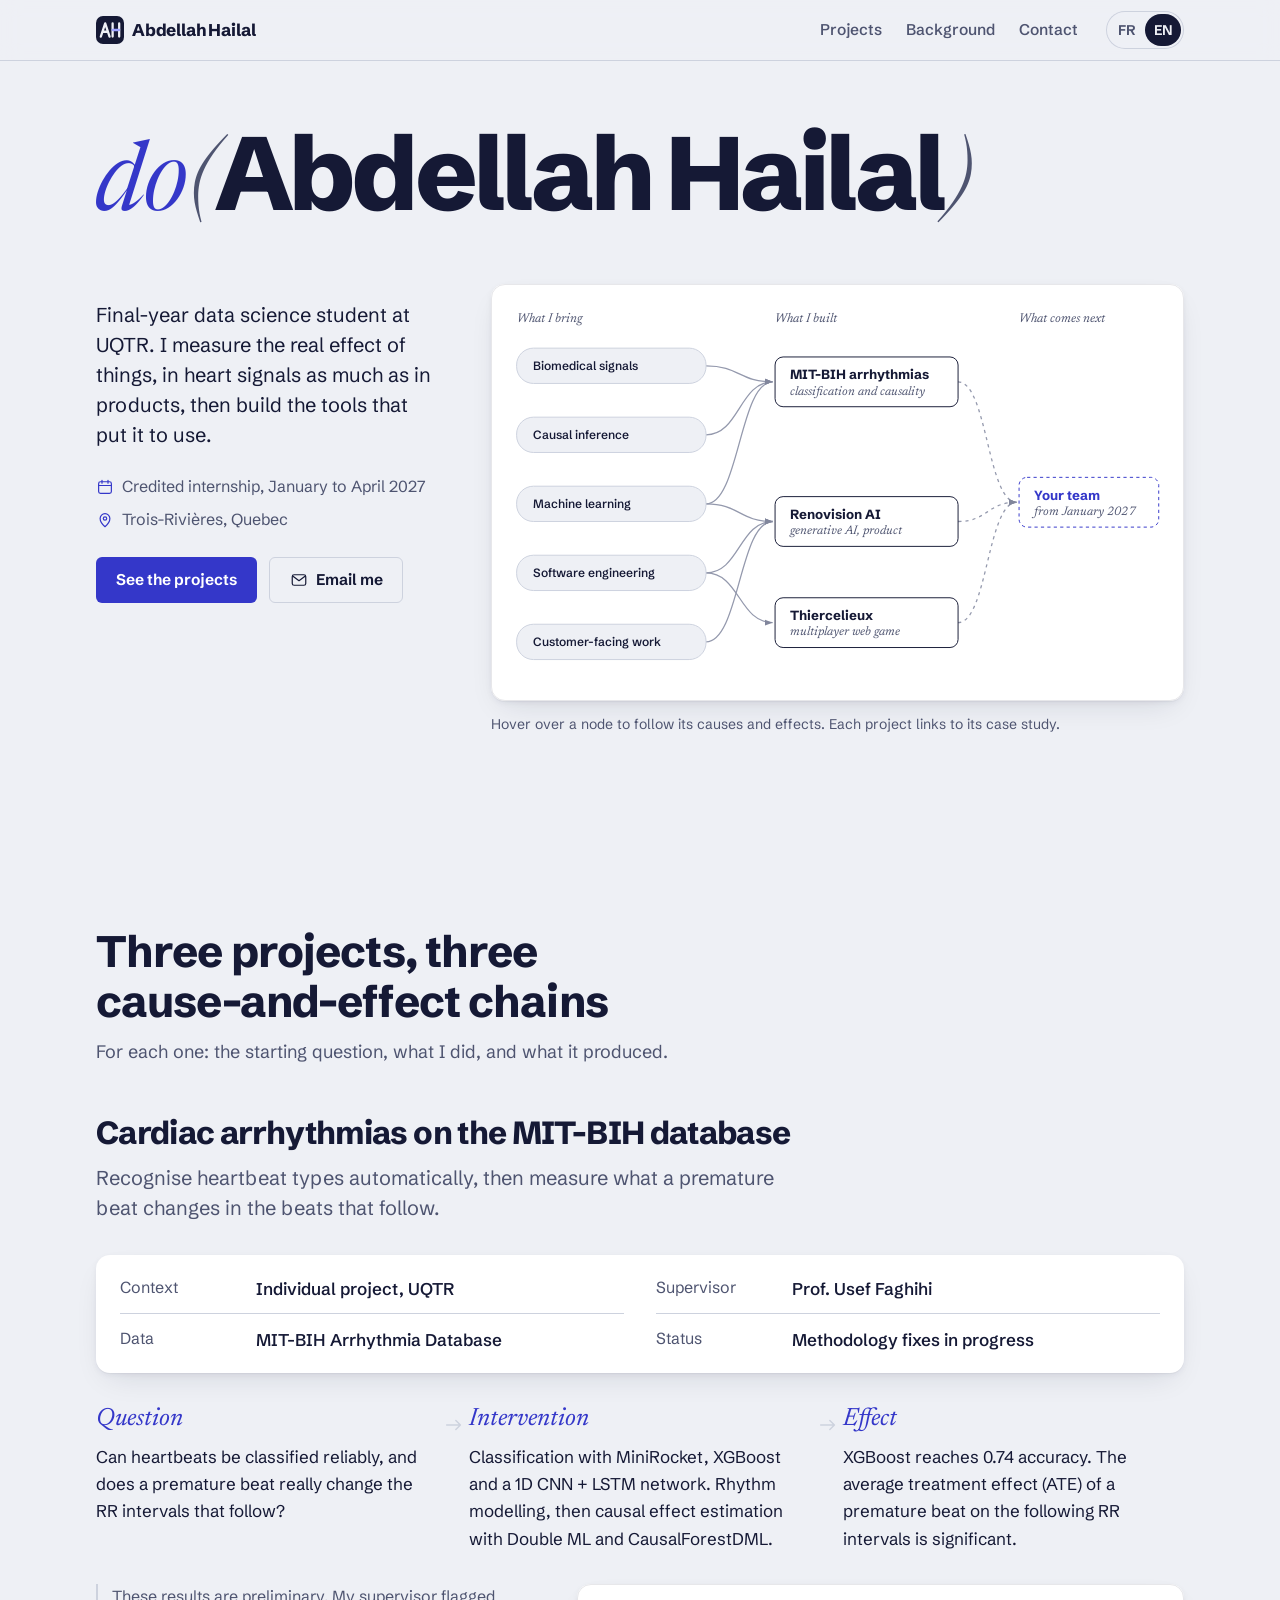
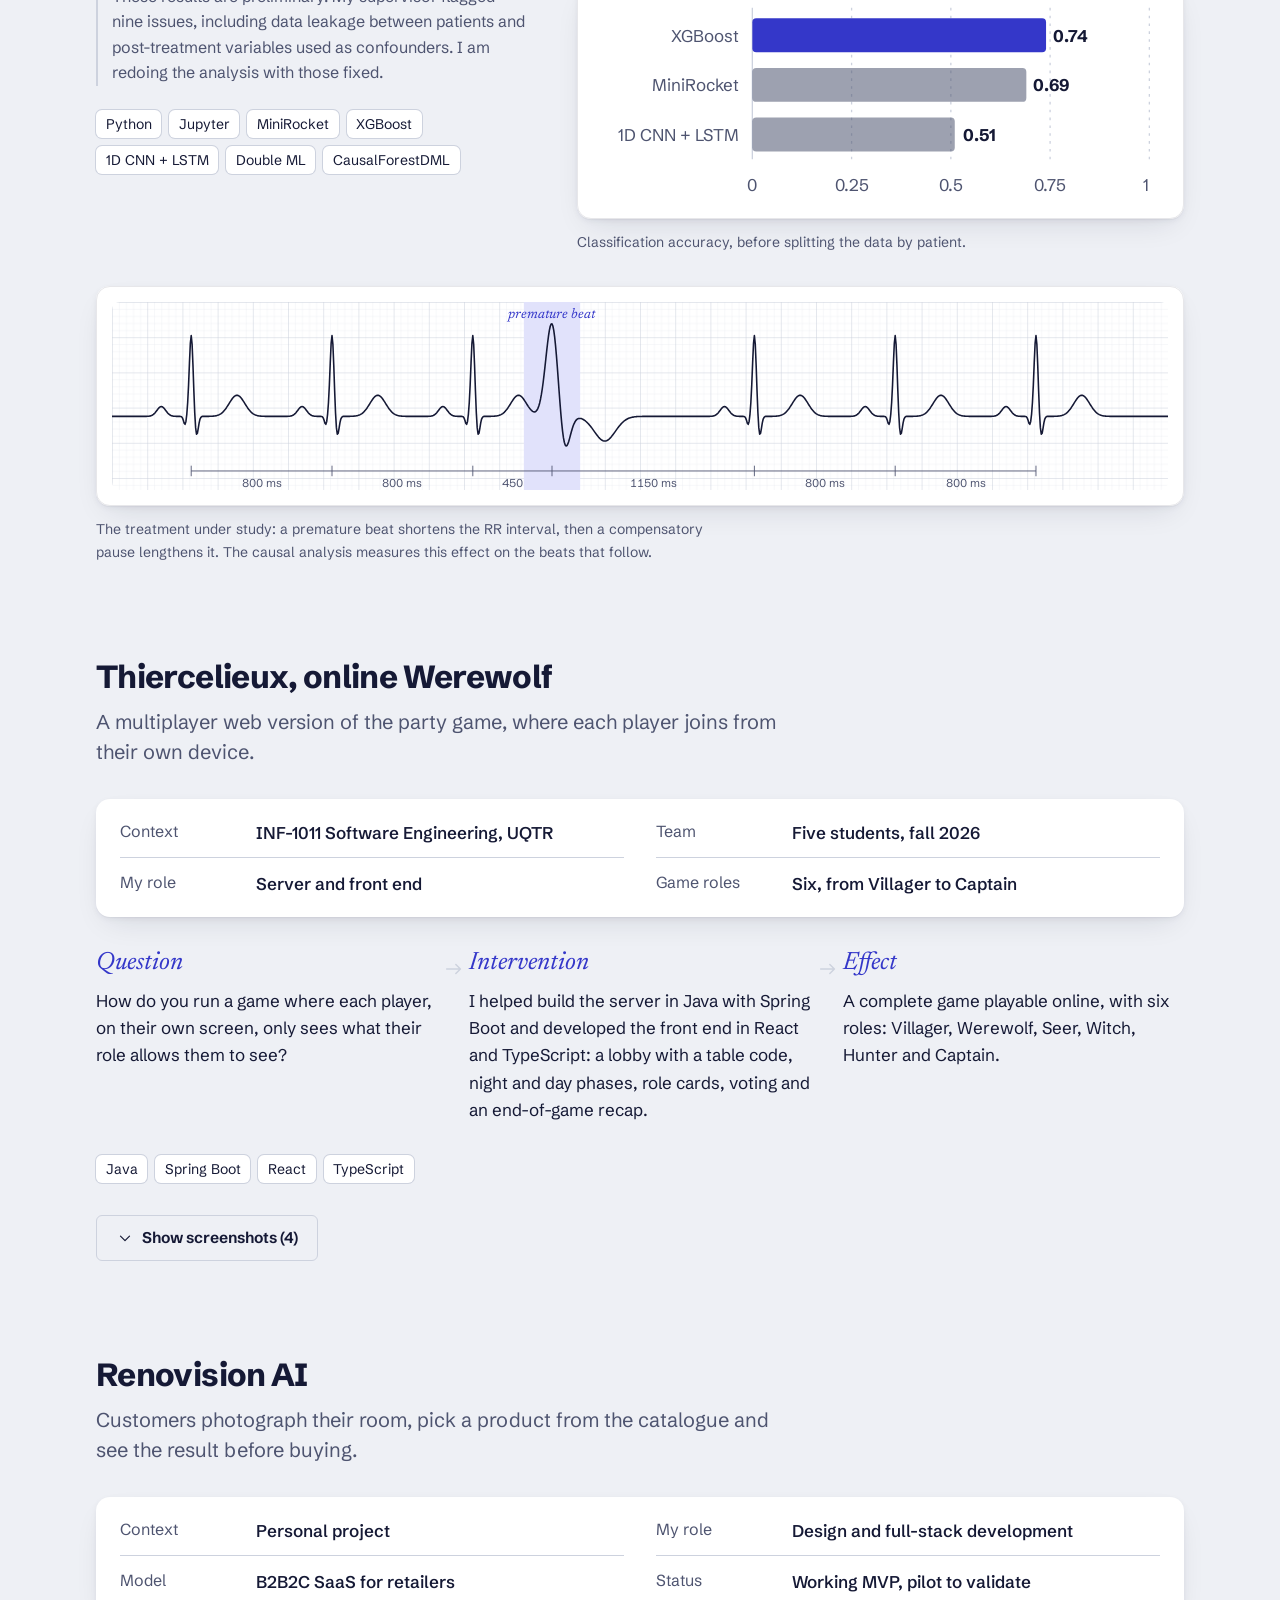
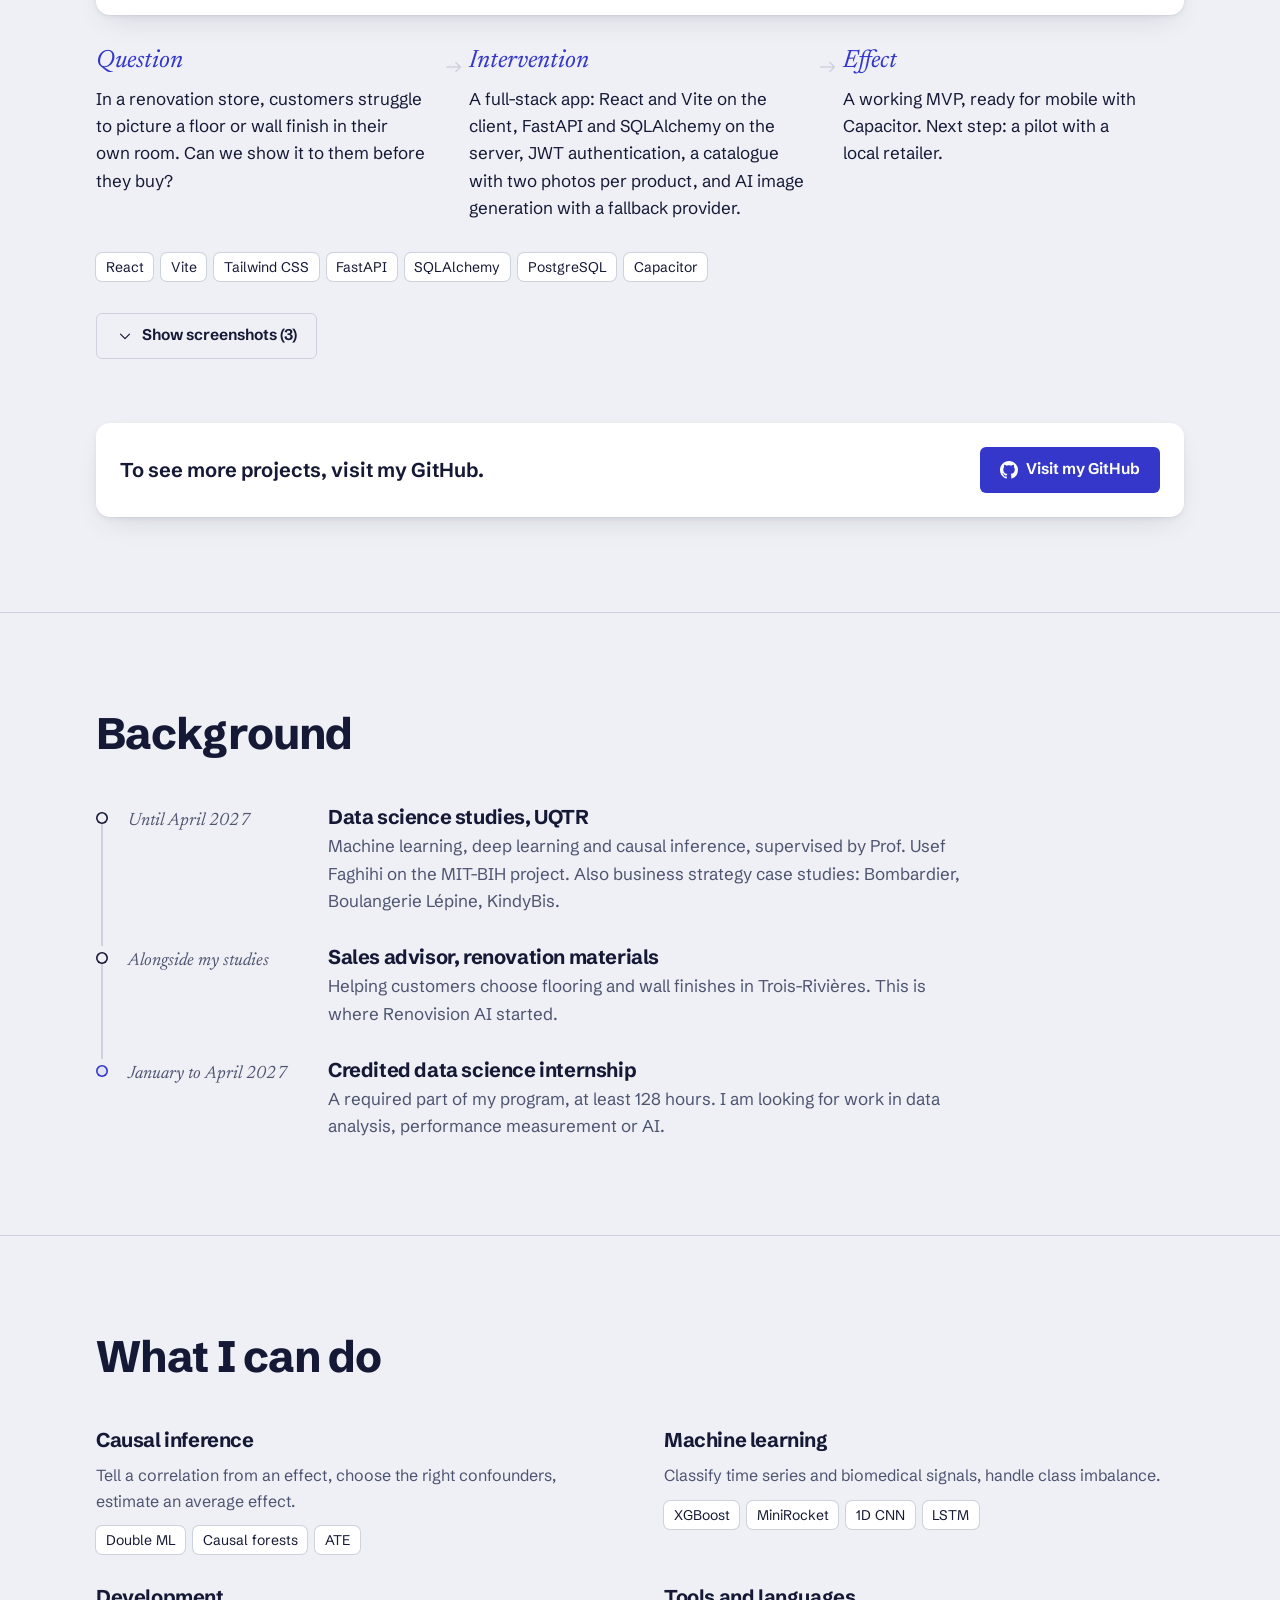
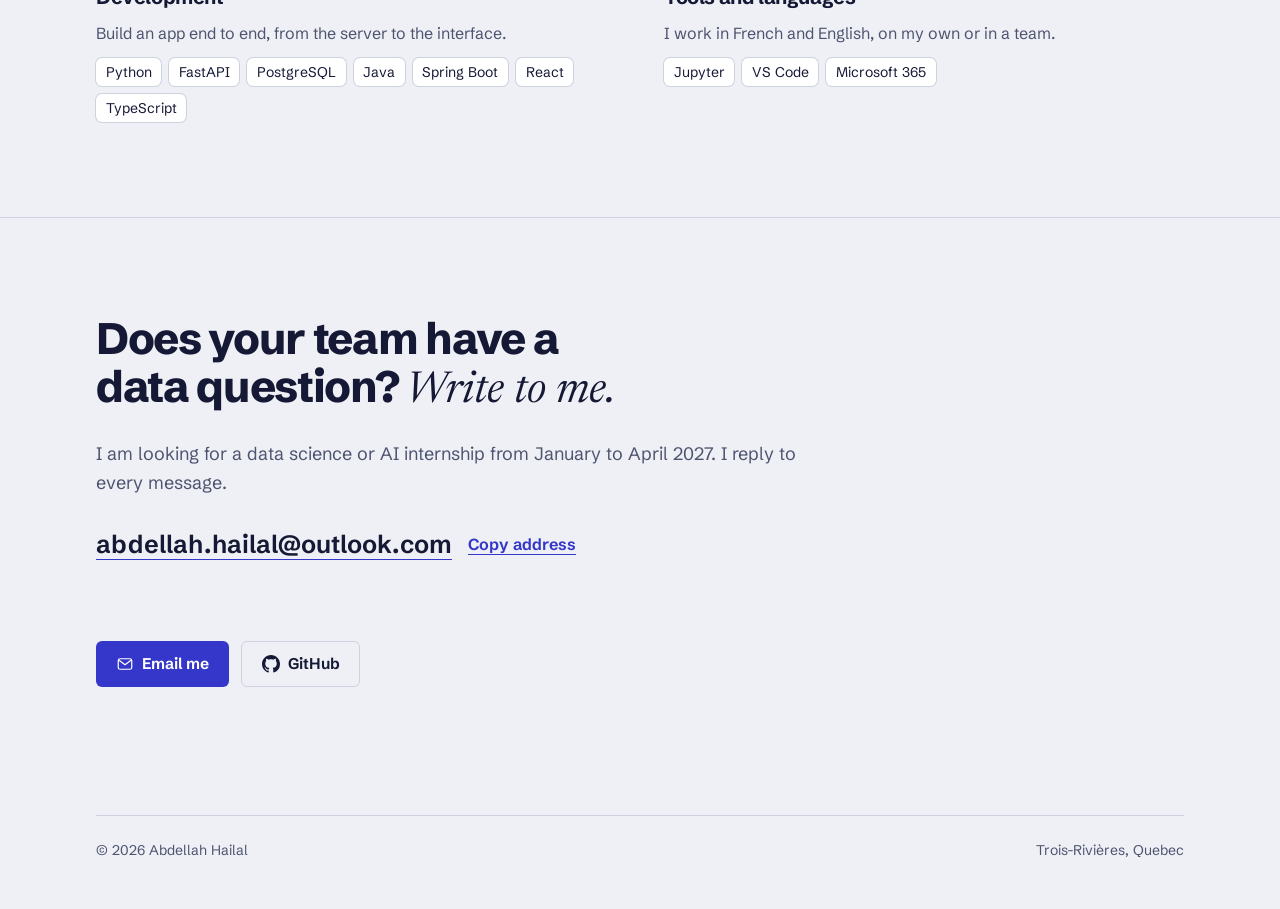
<file: en/index.html>
<!doctype html>
<html lang="en-CA">
<head>
  <meta charset="utf-8">
  <meta name="viewport" content="width=device-width, initial-scale=1, viewport-fit=cover">
  <title>Abdellah Hailal · Data science and causal inference</title>
  <meta name="description" content="Abdellah Hailal, final-year data science student at UQTR. Cardiac arrhythmia classification, causal inference and full-stack web apps. Available for an internship from January to April 2027.">
  <meta name="author" content="Abdellah Hailal">
  <link rel="canonical" href="https://hailal.com/en/">
  <link rel="alternate" hreflang="fr-CA" href="https://hailal.com/">
  <link rel="alternate" hreflang="en-CA" href="https://hailal.com/en/">
  <link rel="alternate" hreflang="x-default" href="https://hailal.com/">
  <meta name="theme-color" content="#EEF0F5" media="(prefers-color-scheme: light)">
  <meta name="theme-color" content="#0E1022" media="(prefers-color-scheme: dark)">
  <meta property="og:type" content="profile">
  <meta property="og:locale" content="en_CA">
  <meta property="og:site_name" content="Abdellah Hailal">
  <meta property="og:title" content="Abdellah Hailal · Data science and causal inference">
  <meta property="og:description" content="I measure the real effect of things, then build the tools that use it. Looking for an internship from January to April 2027.">
  <meta property="og:url" content="https://hailal.com/en/">
  <meta property="og:image" content="https://hailal.com/assets/img/og-image-en.png">
  <meta property="og:image:width" content="1200">
  <meta property="og:image:height" content="630">
  <meta property="og:image:alt" content="do(Abdellah Hailal): a causal graph linking his skills to his projects">
  <meta name="twitter:card" content="summary_large_image">
  <link rel="icon" href="../assets/img/favicon.svg" type="image/svg+xml">
  <link rel="icon" href="../assets/img/favicon-32.png" type="image/png" sizes="32x32">
  <link rel="apple-touch-icon" href="../assets/img/apple-touch-icon.png">
  <link rel="preload" href="../assets/fonts/schibsted-grotesk-latin-wght-normal.woff2" as="font" type="font/woff2" crossorigin>
  <link rel="preload" href="../assets/fonts/newsreader-latin-standard-italic.woff2" as="font" type="font/woff2" crossorigin>
  <link rel="stylesheet" href="../assets/css/styles.css">
  <script src="../assets/js/main.js" defer></script>
  <script type="application/ld+json">
  {"@context":"https://schema.org","@type":"Person","name":"Abdellah Hailal","jobTitle":"Data science student","email":"mailto:abdellah.hailal@outlook.com","url":"https://hailal.com/en/","sameAs":["https://github.com/abdellah-hailal"],"alumniOf":{"@type":"CollegeOrUniversity","name":"Université du Québec à Trois-Rivières"},"address":{"@type":"PostalAddress","addressLocality":"Trois-Rivières","addressRegion":"QC","addressCountry":"CA"},"knowsAbout":["Data science","Causal inference","Machine learning","Biomedical signals","Web development"],"knowsLanguage":["fr","en"]}
  </script>
</head>
<body>
<a class="skip" href="#contenu">Skip to content</a>

<header class="site-header">
  <div class="wrap">
    <a class="brand" href="#haut" aria-label="Abdellah Hailal, back to top">
      <svg width="28" height="28" aria-hidden="true" focusable="false" viewBox="0 0 32 32"><rect class="logo-bg" width="32" height="32" rx="8"/><g class="logo-fg" fill="none" stroke-width="2.6" stroke-linecap="round" stroke-linejoin="round"><path d="M5.5 23.5L10.5 8.5L15.5 23.5M7.4 18H13.6"/><path d="M19 8.5V23.5M26.5 8.5V23.5"/></g><path d="M19 16H26.5" stroke="#9EA2FF" stroke-width="2.6" stroke-linecap="round"/></svg>
      <span>Abdellah Hailal</span>
    </a>
    <nav class="nav" aria-label="Main navigation">
      <ul>
        <li><a href="#projets">Projects</a></li>
        <li class="nav-extra"><a href="#parcours">Background</a></li>
        <li><a href="#contact">Contact</a></li>
        <li class="lang-item"><span class="lang-switch" role="group" aria-label="Language"><a href="../" hreflang="fr" lang="fr">FR<span class="visually-hidden"> : version française</span></a><a href="./" hreflang="en" aria-current="page">EN<span class="visually-hidden">: English version</span></a></span></li>
      </ul>
    </nav>
  </div>
</header>

<main id="contenu">

  <section class="hero" id="haut" aria-labelledby="nom">
    <div class="wrap hero-grid">
      <h1 class="hero-name" id="nom">
          <span class="row"><span class="op" aria-hidden="true">do</span><span class="paren" aria-hidden="true">(</span>Abdellah</span>
          <span class="row">Hailal<span class="paren" aria-hidden="true">)</span></span>
        </h1>
      <div class="hero-text">
        <p class="hero-lead">Final-year data science student at UQTR. I measure the real effect of things, in heart signals as much as in products, then build the tools that put it to use.</p>
        <p class="hero-meta">
          <span><svg width="18" height="18" viewBox="0 0 24 24" aria-hidden="true" focusable="false" fill="none" stroke="currentColor" stroke-width="1.6" stroke-linecap="round" stroke-linejoin="round"><rect x="3.5" y="5" width="17" height="15.5" rx="2.5"/><path d="M3.5 10h17M8 3v4M16 3v4"/></svg>Credited internship, January to April 2027</span>
          <span><svg width="18" height="18" viewBox="0 0 24 24" aria-hidden="true" focusable="false" fill="none" stroke="currentColor" stroke-width="1.6" stroke-linecap="round" stroke-linejoin="round"><path d="M12 21s-6.5-5.6-6.5-11a6.5 6.5 0 0 1 13 0c0 5.4-6.5 11-6.5 11z"/><circle cx="12" cy="10" r="2.3"/></svg>Trois-Rivières, Quebec</span>
        </p>
        <div class="actions">
          <a class="btn btn--primary" href="#projets">See the projects</a>
          <a class="btn btn--ghost" href="mailto:abdellah.hailal@outlook.com?subject=Data%20science%20internship"><svg width="18" height="18" viewBox="0 0 24 24" aria-hidden="true" focusable="false" fill="none" stroke="currentColor" stroke-width="1.6" stroke-linecap="round" stroke-linejoin="round"><rect x="3" y="5" width="18" height="14" rx="2.5"/><path d="M4 7l8 6 8-6"/></svg>Email me</a>
        </div>
      </div>

      <figure class="graph" aria-labelledby="graph-cap">
        <div class="graph-frame">
          <svg class="graph-wide" viewBox="-2 0 804 460" role="img" aria-labelledby="gw-t gw-d"><title id="gw-t">Causal graph: skills, projects and the internship I am looking for</title><desc id="gw-d">Biomedical signals, causal inference and machine learning lead to the MIT-BIH arrhythmia project. Machine learning, software engineering and customer-facing work lead to Renovision AI. Software engineering leads to Thiercelieux. All three projects lead to your team, for an internship starting January 2027.</desc><defs><marker id="mk-w" viewBox="0 0 10 10" refX="9" refY="5" markerWidth="7" markerHeight="7" orient="auto-start-reverse"><path class="g-head" d="M0 1.5L9 5L0 8.5z"/></marker></defs><text class="g-col" x="0" y="17">What I bring</text><text class="g-col" x="322" y="17">What I built</text><text class="g-col" x="626" y="17">What comes next</text><path class="g-edge" data-from="signaux" data-to="ecg" data-step="1" d="M236.0 72.0 C277.5 72.0 277.5 92.0 319.0 92.0" marker-end="url(#mk-w)"/><path class="g-edge" data-from="causal" data-to="ecg" data-step="1" d="M236.0 158.0 C277.5 158.0 277.5 92.0 319.0 92.0" marker-end="url(#mk-w)"/><path class="g-edge" data-from="ml" data-to="ecg" data-step="2" d="M236.0 244.0 C277.5 244.0 277.5 92.0 319.0 92.0" marker-end="url(#mk-w)"/><path class="g-edge" data-from="ml" data-to="reno" data-step="2" d="M236.0 244.0 C277.5 244.0 277.5 266.0 319.0 266.0" marker-end="url(#mk-w)"/><path class="g-edge" data-from="logiciel" data-to="reno" data-step="3" d="M236.0 330.0 C277.5 330.0 277.5 266.0 319.0 266.0" marker-end="url(#mk-w)"/><path class="g-edge" data-from="terrain" data-to="reno" data-step="3" d="M236.0 416.0 C277.5 416.0 277.5 266.0 319.0 266.0" marker-end="url(#mk-w)"/><path class="g-edge" data-from="logiciel" data-to="loups" data-step="3" d="M236.0 330.0 C277.5 330.0 277.5 392.0 319.0 392.0" marker-end="url(#mk-w)"/><path class="g-edge g-edge--future" data-from="ecg" data-to="equipe" data-step="4" d="M550.0 92.0 C586.5 92.0 586.5 242.0 623.0 242.0" marker-end="url(#mk-w)"/><path class="g-edge g-edge--future" data-from="reno" data-to="equipe" data-step="4" d="M550.0 266.0 C586.5 266.0 586.5 242.0 623.0 242.0" marker-end="url(#mk-w)"/><path class="g-edge g-edge--future" data-from="loups" data-to="equipe" data-step="4" d="M550.0 392.0 C586.5 392.0 586.5 242.0 623.0 242.0" marker-end="url(#mk-w)"/><g class="g-node g-node--cause" data-id="signaux"><rect x="0" y="50" width="236" height="44" rx="21"/><text x="20" y="77.0">Biomedical signals</text></g><g class="g-node g-node--cause" data-id="causal"><rect x="0" y="136" width="236" height="44" rx="21"/><text x="20" y="163.0">Causal inference</text></g><g class="g-node g-node--cause" data-id="ml"><rect x="0" y="222" width="236" height="44" rx="21"/><text x="20" y="249.0">Machine learning</text></g><g class="g-node g-node--cause" data-id="logiciel"><rect x="0" y="308" width="236" height="44" rx="21"/><text x="20" y="335.0">Software engineering</text></g><g class="g-node g-node--cause" data-id="terrain"><rect x="0" y="394" width="236" height="44" rx="21"/><text x="20" y="421.0">Customer-facing work</text></g><a class="g-link" href="#projet-ecg" aria-label="MIT-BIH arrhythmias, classification and causality"><g class="g-node g-node--project" data-id="ecg"><rect x="322" y="61.0" width="228" height="62" rx="10"/><text class="g-title" x="340" y="89.0">MIT-BIH arrhythmias</text><text class="g-sub" x="340" y="108.0">classification and causality</text></g></a><a class="g-link" href="#projet-renovision" aria-label="Renovision AI, generative AI, product"><g class="g-node g-node--project" data-id="reno"><rect x="322" y="235.0" width="228" height="62" rx="10"/><text class="g-title" x="340" y="263.0">Renovision AI</text><text class="g-sub" x="340" y="282.0">generative AI, product</text></g></a><a class="g-link" href="#projet-thiercelieux" aria-label="Thiercelieux, multiplayer web game"><g class="g-node g-node--project" data-id="loups"><rect x="322" y="361.0" width="228" height="62" rx="10"/><text class="g-title" x="340" y="389.0">Thiercelieux</text><text class="g-sub" x="340" y="408.0">multiplayer web game</text></g></a><a class="g-link" href="#contact" aria-label="Your team, from January 2027"><g class="g-node g-node--goal" data-id="equipe"><rect x="626" y="211.0" width="174" height="62" rx="10"/><text class="g-title" x="644" y="239.0">Your team</text><text class="g-sub" x="644" y="258.0">from January 2027</text></g></a></svg>
          <svg class="graph-tall" viewBox="-2 0 364 466.0" role="img" aria-labelledby="gt-t gt-d"><title id="gt-t">Causal graph: skills, projects and the internship I am looking for</title><desc id="gt-d">Biomedical signals, causal inference and machine learning lead to the MIT-BIH arrhythmia project. Machine learning, software engineering and customer-facing work lead to Renovision AI. Software engineering leads to Thiercelieux. All three projects lead to your team, for an internship starting January 2027.</desc><defs><marker id="mk-t" viewBox="0 0 10 10" refX="9" refY="5" markerWidth="7" markerHeight="7" orient="auto-start-reverse"><path class="g-head" d="M0 1.5L9 5L0 8.5z"/></marker></defs><text class="g-col" x="0" y="17">What I bring</text><text class="g-col" x="182" y="17">What I built</text><text class="g-col" x="182" y="392.0">What comes next</text><path class="g-edge" data-from="signaux" data-to="ecg" data-step="1" d="M140.0 60.0 C159.5 60.0 159.5 96.0 179.0 96.0" marker-end="url(#mk-t)"/><path class="g-edge" data-from="causal" data-to="ecg" data-step="1" d="M140.0 126.0 C159.5 126.0 159.5 96.0 179.0 96.0" marker-end="url(#mk-t)"/><path class="g-edge" data-from="ml" data-to="ecg" data-step="2" d="M140.0 192.0 C159.5 192.0 159.5 96.0 179.0 96.0" marker-end="url(#mk-t)"/><path class="g-edge" data-from="ml" data-to="reno" data-step="2" d="M140.0 192.0 C159.5 192.0 159.5 232.0 179.0 232.0" marker-end="url(#mk-t)"/><path class="g-edge" data-from="logiciel" data-to="reno" data-step="3" d="M140.0 258.0 C159.5 258.0 159.5 232.0 179.0 232.0" marker-end="url(#mk-t)"/><path class="g-edge" data-from="terrain" data-to="reno" data-step="3" d="M140.0 324.0 C159.5 324.0 159.5 232.0 179.0 232.0" marker-end="url(#mk-t)"/><path class="g-edge" data-from="logiciel" data-to="loups" data-step="3" d="M140.0 258.0 C159.5 258.0 159.5 334.0 179.0 334.0" marker-end="url(#mk-t)"/><path class="g-edge g-edge--future" data-from="ecg" data-to="equipe" data-step="4" d="M344 96 L351.0 96 Q358 96 358 103.0 L358 411.0 Q358 418 351.0 418 L347 418" marker-end="url(#mk-t)"/><path class="g-edge g-edge--future" data-from="reno" data-to="equipe" data-step="4" d="M344 232 L349.0 232 Q354 232 354 237.0 L354 427.0 Q354 432 349.0 432 L347 432" marker-end="url(#mk-t)"/><path class="g-edge g-edge--future" data-from="loups" data-to="equipe" data-step="4" d="M344 334 L347.0 334 Q350 334 350 337.0 L350 443.0 Q350 446 347.0 446 L347 446" marker-end="url(#mk-t)"/><g class="g-node g-node--cause" data-id="signaux"><rect x="0" y="34" width="140" height="52" rx="21"/><text x="16" y="56.5">Biomedical</text><text x="16" y="73.5">signals</text></g><g class="g-node g-node--cause" data-id="causal"><rect x="0" y="100" width="140" height="52" rx="21"/><text x="16" y="122.5">Causal</text><text x="16" y="139.5">inference</text></g><g class="g-node g-node--cause" data-id="ml"><rect x="0" y="166" width="140" height="52" rx="21"/><text x="16" y="188.5">Machine</text><text x="16" y="205.5">learning</text></g><g class="g-node g-node--cause" data-id="logiciel"><rect x="0" y="232" width="140" height="52" rx="21"/><text x="16" y="254.5">Software</text><text x="16" y="271.5">engineering</text></g><g class="g-node g-node--cause" data-id="terrain"><rect x="0" y="298" width="140" height="52" rx="21"/><text x="16" y="320.5">Customer-facing</text><text x="16" y="337.5">work</text></g><a class="g-link" href="#projet-ecg" aria-label="Arrhythmias, MIT-BIH ECG data"><g class="g-node g-node--project" data-id="ecg"><rect x="182" y="66.0" width="162" height="60" rx="10"/><text class="g-title" x="194" y="93.0">Arrhythmias</text><text class="g-sub" x="194" y="112.0">MIT-BIH ECG data</text></g></a><a class="g-link" href="#projet-renovision" aria-label="Renovision AI, generative AI"><g class="g-node g-node--project" data-id="reno"><rect x="182" y="202.0" width="162" height="60" rx="10"/><text class="g-title" x="194" y="229.0">Renovision AI</text><text class="g-sub" x="194" y="248.0">generative AI</text></g></a><a class="g-link" href="#projet-thiercelieux" aria-label="Thiercelieux, multiplayer game"><g class="g-node g-node--project" data-id="loups"><rect x="182" y="304.0" width="162" height="60" rx="10"/><text class="g-title" x="194" y="331.0">Thiercelieux</text><text class="g-sub" x="194" y="350.0">multiplayer game</text></g></a><a class="g-link" href="#contact" aria-label="Your team, January 2027"><g class="g-node g-node--goal" data-id="equipe"><rect x="182" y="402.0" width="162" height="60" rx="10"/><text class="g-title" x="194" y="429.0">Your team</text><text class="g-sub" x="194" y="448.0">January 2027</text></g></a></svg>
        </div>
        <figcaption id="graph-cap">Hover over a node to follow its causes and effects. Each project links to its case study.</figcaption>
      </figure>
    </div>
  </section>

  <section class="section" id="projets" aria-labelledby="projets-titre">
    <div class="wrap">
      <header class="section-head">
        <h2 id="projets-titre">Three projects, three cause-and-effect chains</h2>
        <p>For each one: the starting question, what I did, and what it produced.</p>
      </header>

      <div class="cases">

        <article class="case" id="projet-ecg" aria-labelledby="ecg-t">
          <header class="case-head">
            <h3 id="ecg-t">Cardiac arrhythmias on the MIT-BIH database</h3>
            <p class="case-summary">Recognise heartbeat types automatically, then measure what a premature beat changes in the beats that follow.</p>
          </header>
          <dl class="facts">
            <div><dt>Context</dt><dd>Individual project, UQTR</dd></div>
            <div><dt>Supervisor</dt><dd>Prof. Usef Faghihi</dd></div>
            <div><dt>Data</dt><dd>MIT-BIH Arrhythmia Database</dd></div>
            <div><dt>Status</dt><dd>Methodology fixes in progress</dd></div>
          </dl>
          <ol class="chain" aria-label="Cause-and-effect chain">
            <li><span class="step">Question<svg class="step-arrow" width="22" height="22" viewBox="0 0 24 24" aria-hidden="true" focusable="false" fill="none" stroke="currentColor" stroke-width="1.6" stroke-linecap="round" stroke-linejoin="round"><path d="M4 12h15M14 7l5 5-5 5"/></svg></span><p>Can heartbeats be classified reliably, and does a premature beat really change the RR intervals that follow?</p></li>
            <li><span class="step">Intervention<svg class="step-arrow" width="22" height="22" viewBox="0 0 24 24" aria-hidden="true" focusable="false" fill="none" stroke="currentColor" stroke-width="1.6" stroke-linecap="round" stroke-linejoin="round"><path d="M4 12h15M14 7l5 5-5 5"/></svg></span><p>Classification with MiniRocket, XGBoost and a 1D CNN + LSTM network. Rhythm modelling, then causal effect estimation with Double ML and CausalForestDML.</p></li>
            <li><span class="step">Effect</span><p>XGBoost reaches 0.74 accuracy. The average treatment effect (ATE) of a premature beat on the following RR intervals is significant.</p></li>
          </ol>
          <div class="case-body">
            <div class="case-side">
              <p class="honest">These results are preliminary. My supervisor flagged nine issues, including data leakage between patients and post-treatment variables used as confounders. I am redoing the analysis with those fixed.</p>
              <ul class="tools" aria-label="Tools">
                <li>Python</li><li>Jupyter</li><li>MiniRocket</li><li>XGBoost</li><li>1D CNN + LSTM</li><li>Double ML</li><li>CausalForestDML</li>
              </ul>
            </div>
            <div class="case-side">
              <figure class="figure">
                <div class="panel">
                  <svg class="chart" viewBox="0 0 440 156" role="img" aria-labelledby="ch-t ch-d">
                    <title id="ch-t">Accuracy by model</title>
                    <desc id="ch-d">XGBoost 0.74; MiniRocket 0.69; 1D CNN plus LSTM 0.51, on a scale from 0 to 1.</desc>
                    <line class="grid" x1="122" y1="6" x2="122" y2="122"/>
                    <line class="grid" x1="198" y1="6" x2="198" y2="122" stroke-dasharray="2 4"/>
                    <line class="grid" x1="274" y1="6" x2="274" y2="122" stroke-dasharray="2 4"/>
                    <line class="grid" x1="350" y1="6" x2="350" y2="122" stroke-dasharray="2 4"/>
                    <line class="grid" x1="426" y1="6" x2="426" y2="122" stroke-dasharray="2 4"/>
                    <text x="112" y="32" text-anchor="end">XGBoost</text>
                    <rect class="bar bar--best" x="122" y="14" width="224.9" height="26" rx="3"/>
                    <text class="val" x="352" y="32">0.74</text>
                    <text x="112" y="70" text-anchor="end">MiniRocket</text>
                    <rect class="bar" x="122" y="52" width="209.8" height="26" rx="3"/>
                    <text class="val" x="337" y="70">0.69</text>
                    <text x="112" y="108" text-anchor="end">1D CNN + LSTM</text>
                    <rect class="bar" x="122" y="90" width="155" height="26" rx="3"/>
                    <text class="val" x="283" y="108">0.51</text>
                    <text x="122" y="146" text-anchor="middle">0</text>
                    <text x="198" y="146" text-anchor="middle">0.25</text>
                    <text x="274" y="146" text-anchor="middle">0.5</text>
                    <text x="350" y="146" text-anchor="middle">0.75</text>
                    <text x="426" y="146" text-anchor="end">1</text>
                  </svg>
                </div>
                <figcaption>Classification accuracy, before splitting the data by patient.</figcaption>
              </figure>
            </div>
          </div>
          <figure class="figure strip">
            <div class="panel">
              <div class="strip-scroll" tabindex="0" role="region" aria-label="ECG trace, scrolls horizontally">
                <svg viewBox="0 0 1200 214" role="img" aria-labelledby="ecg-st ecg-sd">
                  <title id="ecg-st">ECG trace with a premature ventricular contraction</title>
                  <desc id="ecg-sd">Six seconds of sinus rhythm with 800 ms RR intervals, interrupted by an early ventricular beat at 450 ms, followed by a 1150 ms compensatory pause.</desc>
                  <defs>
                    <pattern id="gm" width="8" height="8" patternUnits="userSpaceOnUse"><path class="gm" d="M8 0H0V8" fill="none"/></pattern>
                    <pattern id="gM" width="40" height="40" patternUnits="userSpaceOnUse"><rect width="40" height="40" fill="url(#gm)"/><path class="gM" d="M40 0H0V40" fill="none"/></pattern>
                  </defs>
                  <rect width="1200" height="214" fill="url(#gM)"/>
                  <rect class="pvc" x="468" y="0" width="64" height="214"/>
                  <path class="trace" d="M0.0 130.0 L1.0 130.0 L2.0 130.0 L3.0 130.0 L4.0 130.0 L5.0 130.0 L6.0 130.0 L7.0 130.0 L8.0 130.0 L9.0 130.0 L10.0 130.0 L11.0 130.0 L12.0 130.0 L13.0 130.0 L14.0 130.0 L15.0 130.0 L16.0 130.0 L17.0 130.0 L18.0 130.0 L19.0 130.0 L20.0 130.0 L21.0 130.0 L22.0 130.0 L23.0 130.0 L24.0 130.0 L25.0 130.0 L26.0 130.0 L27.0 130.0 L28.0 130.0 L29.0 130.0 L30.0 130.0 L31.0 130.0 L32.0 130.0 L33.0 130.0 L34.0 130.0 L35.0 130.0 L36.0 130.0 L37.0 130.0 L38.0 130.0 L39.0 130.0 L40.0 129.9 L41.0 129.9 L42.0 129.8 L43.0 129.6 L44.0 129.4 L45.0 129.0 L46.0 128.5 L47.0 127.8 L48.0 126.9 L49.0 125.8 L50.0 124.5 L51.0 123.2 L52.0 121.9 L53.0 120.6 L54.0 119.7 L55.0 119.0 L56.0 118.8 L57.0 119.0 L58.0 119.7 L59.0 120.6 L60.0 121.9 L61.0 123.2 L62.0 124.5 L63.0 125.8 L64.0 126.9 L65.0 127.8 L66.0 128.5 L67.0 129.0 L68.0 129.4 L69.0 129.6 L70.0 129.8 L71.0 129.9 L72.0 129.9 L73.0 130.0 L74.0 130.0 L75.0 130.0 L76.0 130.0 L77.0 130.0 L78.0 130.1 L79.0 130.4 L80.0 131.7 L81.0 134.4 L82.0 137.8 L83.0 139.0 L84.0 135.7 L85.0 127.4 L86.0 114.0 L87.0 94.1 L88.0 69.2 L89.0 47.1 L90.0 38.2 L91.0 48.0 L92.0 72.2 L93.0 101.0 L94.0 126.0 L95.0 142.8 L96.0 150.2 L97.0 149.2 L98.0 143.5 L99.0 137.3 L100.0 133.0 L101.0 131.0 L102.0 130.2 L103.0 130.0 L104.0 130.0 L105.0 130.0 L106.0 130.0 L107.0 130.0 L108.0 130.0 L109.0 130.0 L110.0 130.0 L111.0 129.9 L112.0 129.9 L113.0 129.9 L114.0 129.8 L115.0 129.7 L116.0 129.6 L117.0 129.5 L118.0 129.3 L119.0 129.1 L120.0 128.8 L121.0 128.4 L122.0 128.0 L123.0 127.4 L124.0 126.8 L125.0 126.0 L126.0 125.1 L127.0 124.0 L128.0 122.8 L129.0 121.5 L130.0 120.1 L131.0 118.6 L132.0 117.1 L133.0 115.4 L134.0 113.8 L135.0 112.3 L136.0 110.8 L137.0 109.4 L138.0 108.3 L139.0 107.3 L140.0 106.6 L141.0 106.1 L142.0 106.0 L143.0 106.1 L144.0 106.6 L145.0 107.3 L146.0 108.3 L147.0 109.4 L148.0 110.8 L149.0 112.3 L150.0 113.8 L151.0 115.4 L152.0 117.1 L153.0 118.6 L154.0 120.1 L155.0 121.5 L156.0 122.8 L157.0 124.0 L158.0 125.1 L159.0 126.0 L160.0 126.8 L161.0 127.4 L162.0 128.0 L163.0 128.4 L164.0 128.8 L165.0 129.1 L166.0 129.3 L167.0 129.5 L168.0 129.6 L169.0 129.7 L170.0 129.8 L171.0 129.9 L172.0 129.9 L173.0 129.9 L174.0 130.0 L175.0 130.0 L176.0 130.0 L177.0 130.0 L178.0 130.0 L179.0 130.0 L180.0 130.0 L181.0 130.0 L182.0 130.0 L183.0 130.0 L184.0 130.0 L185.0 130.0 L186.0 130.0 L187.0 130.0 L188.0 130.0 L189.0 130.0 L190.0 130.0 L191.0 130.0 L192.0 130.0 L193.0 130.0 L194.0 130.0 L195.0 130.0 L196.0 130.0 L197.0 130.0 L198.0 130.0 L199.0 130.0 L200.0 129.9 L201.0 129.9 L202.0 129.8 L203.0 129.6 L204.0 129.4 L205.0 129.0 L206.0 128.5 L207.0 127.8 L208.0 126.9 L209.0 125.8 L210.0 124.5 L211.0 123.2 L212.0 121.9 L213.0 120.6 L214.0 119.7 L215.0 119.0 L216.0 118.8 L217.0 119.0 L218.0 119.7 L219.0 120.6 L220.0 121.9 L221.0 123.2 L222.0 124.5 L223.0 125.8 L224.0 126.9 L225.0 127.8 L226.0 128.5 L227.0 129.0 L228.0 129.4 L229.0 129.6 L230.0 129.8 L231.0 129.9 L232.0 129.9 L233.0 130.0 L234.0 130.0 L235.0 130.0 L236.0 130.0 L237.0 130.0 L238.0 130.1 L239.0 130.4 L240.0 131.7 L241.0 134.4 L242.0 137.8 L243.0 139.0 L244.0 135.7 L245.0 127.4 L246.0 114.0 L247.0 94.1 L248.0 69.2 L249.0 47.1 L250.0 38.2 L251.0 48.0 L252.0 72.2 L253.0 101.0 L254.0 126.0 L255.0 142.8 L256.0 150.2 L257.0 149.2 L258.0 143.5 L259.0 137.3 L260.0 133.0 L261.0 131.0 L262.0 130.2 L263.0 130.0 L264.0 130.0 L265.0 130.0 L266.0 130.0 L267.0 130.0 L268.0 130.0 L269.0 130.0 L270.0 130.0 L271.0 129.9 L272.0 129.9 L273.0 129.9 L274.0 129.8 L275.0 129.7 L276.0 129.6 L277.0 129.5 L278.0 129.3 L279.0 129.1 L280.0 128.8 L281.0 128.4 L282.0 128.0 L283.0 127.4 L284.0 126.8 L285.0 126.0 L286.0 125.1 L287.0 124.0 L288.0 122.8 L289.0 121.5 L290.0 120.1 L291.0 118.6 L292.0 117.1 L293.0 115.4 L294.0 113.8 L295.0 112.3 L296.0 110.8 L297.0 109.4 L298.0 108.3 L299.0 107.3 L300.0 106.6 L301.0 106.1 L302.0 106.0 L303.0 106.1 L304.0 106.6 L305.0 107.3 L306.0 108.3 L307.0 109.4 L308.0 110.8 L309.0 112.3 L310.0 113.8 L311.0 115.4 L312.0 117.1 L313.0 118.6 L314.0 120.1 L315.0 121.5 L316.0 122.8 L317.0 124.0 L318.0 125.1 L319.0 126.0 L320.0 126.8 L321.0 127.4 L322.0 128.0 L323.0 128.4 L324.0 128.8 L325.0 129.1 L326.0 129.3 L327.0 129.5 L328.0 129.6 L329.0 129.7 L330.0 129.8 L331.0 129.9 L332.0 129.9 L333.0 129.9 L334.0 130.0 L335.0 130.0 L336.0 130.0 L337.0 130.0 L338.0 130.0 L339.0 130.0 L340.0 130.0 L341.0 130.0 L342.0 130.0 L343.0 130.0 L344.0 130.0 L345.0 130.0 L346.0 130.0 L347.0 130.0 L348.0 130.0 L349.0 130.0 L350.0 130.0 L351.0 130.0 L352.0 130.0 L353.0 130.0 L354.0 130.0 L355.0 130.0 L356.0 130.0 L357.0 130.0 L358.0 130.0 L359.0 130.0 L360.0 129.9 L361.0 129.9 L362.0 129.8 L363.0 129.6 L364.0 129.4 L365.0 129.0 L366.0 128.5 L367.0 127.8 L368.0 126.9 L369.0 125.8 L370.0 124.5 L371.0 123.2 L372.0 121.9 L373.0 120.6 L374.0 119.7 L375.0 119.0 L376.0 118.8 L377.0 119.0 L378.0 119.7 L379.0 120.6 L380.0 121.9 L381.0 123.2 L382.0 124.5 L383.0 125.8 L384.0 126.9 L385.0 127.8 L386.0 128.5 L387.0 129.0 L388.0 129.4 L389.0 129.6 L390.0 129.8 L391.0 129.9 L392.0 129.9 L393.0 130.0 L394.0 130.0 L395.0 130.0 L396.0 130.0 L397.0 130.0 L398.0 130.1 L399.0 130.4 L400.0 131.7 L401.0 134.4 L402.0 137.8 L403.0 139.0 L404.0 135.7 L405.0 127.4 L406.0 114.0 L407.0 94.1 L408.0 69.2 L409.0 47.1 L410.0 38.2 L411.0 48.0 L412.0 72.2 L413.0 101.0 L414.0 126.0 L415.0 142.8 L416.0 150.2 L417.0 149.2 L418.0 143.5 L419.0 137.3 L420.0 133.0 L421.0 131.0 L422.0 130.2 L423.0 130.0 L424.0 130.0 L425.0 130.0 L426.0 130.0 L427.0 130.0 L428.0 130.0 L429.0 130.0 L430.0 130.0 L431.0 129.9 L432.0 129.9 L433.0 129.9 L434.0 129.8 L435.0 129.7 L436.0 129.6 L437.0 129.5 L438.0 129.3 L439.0 129.1 L440.0 128.8 L441.0 128.4 L442.0 128.0 L443.0 127.4 L444.0 126.8 L445.0 126.0 L446.0 125.1 L447.0 124.0 L448.0 122.8 L449.0 121.5 L450.0 120.1 L451.0 118.6 L452.0 117.1 L453.0 115.4 L454.0 113.8 L455.0 112.3 L456.0 110.8 L457.0 109.4 L458.0 108.3 L459.0 107.3 L460.0 106.6 L461.0 106.1 L462.0 106.0 L463.0 106.1 L464.0 106.6 L465.0 107.3 L466.0 108.3 L467.0 109.4 L468.0 110.8 L469.0 112.3 L470.0 113.8 L471.0 115.4 L472.0 117.0 L473.0 118.6 L474.0 120.0 L475.0 121.4 L476.0 122.5 L477.0 123.5 L478.0 124.3 L479.0 124.8 L480.0 124.9 L481.0 124.7 L482.0 124.0 L483.0 122.8 L484.0 120.9 L485.0 118.2 L486.0 114.7 L487.0 110.2 L488.0 104.8 L489.0 98.3 L490.0 90.9 L491.0 82.6 L492.0 73.8 L493.0 64.5 L494.0 55.3 L495.0 46.6 L496.0 38.7 L497.0 32.3 L498.0 27.6 L499.0 25.0 L500.0 24.9 L501.0 27.3 L502.0 32.3 L503.0 39.7 L504.0 49.2 L505.0 60.6 L506.0 73.3 L507.0 86.8 L508.0 100.5 L509.0 113.8 L510.0 126.3 L511.0 137.4 L512.0 146.8 L513.0 154.2 L514.0 159.4 L515.0 162.5 L516.0 163.7 L517.0 163.2 L518.0 161.3 L519.0 158.5 L520.0 155.0 L521.0 151.2 L522.0 147.5 L523.0 144.0 L524.0 141.0 L525.0 138.4 L526.0 136.4 L527.0 134.8 L528.0 133.7 L529.0 132.9 L530.0 132.5 L531.0 132.3 L532.0 132.3 L533.0 132.5 L534.0 132.8 L535.0 133.3 L536.0 133.8 L537.0 134.5 L538.0 135.2 L539.0 136.1 L540.0 137.0 L541.0 138.0 L542.0 139.1 L543.0 140.3 L544.0 141.5 L545.0 142.8 L546.0 144.2 L547.0 145.6 L548.0 147.0 L549.0 148.4 L550.0 149.8 L551.0 151.1 L552.0 152.4 L553.0 153.6 L554.0 154.7 L555.0 155.7 L556.0 156.5 L557.0 157.1 L558.0 157.6 L559.0 157.9 L560.0 158.0 L561.0 157.9 L562.0 157.6 L563.0 157.1 L564.0 156.5 L565.0 155.7 L566.0 154.7 L567.0 153.6 L568.0 152.4 L569.0 151.1 L570.0 149.8 L571.0 148.4 L572.0 147.0 L573.0 145.6 L574.0 144.2 L575.0 142.8 L576.0 141.5 L577.0 140.3 L578.0 139.1 L579.0 138.0 L580.0 137.0 L581.0 136.1 L582.0 135.2 L583.0 134.5 L584.0 133.8 L585.0 133.2 L586.0 132.7 L587.0 132.2 L588.0 131.8 L589.0 131.5 L590.0 131.2 L591.0 131.0 L592.0 130.8 L593.0 130.6 L594.0 130.5 L595.0 130.4 L596.0 130.3 L597.0 130.2 L598.0 130.2 L599.0 130.1 L600.0 130.1 L601.0 130.1 L602.0 130.1 L603.0 130.0 L604.0 130.0 L605.0 130.0 L606.0 130.0 L607.0 130.0 L608.0 130.0 L609.0 130.0 L610.0 130.0 L611.0 130.0 L612.0 130.0 L613.0 130.0 L614.0 130.0 L615.0 130.0 L616.0 130.0 L617.0 130.0 L618.0 130.0 L619.0 130.0 L620.0 130.0 L621.0 130.0 L622.0 130.0 L623.0 130.0 L624.0 130.0 L625.0 130.0 L626.0 130.0 L627.0 130.0 L628.0 130.0 L629.0 130.0 L630.0 130.0 L631.0 130.0 L632.0 130.0 L633.0 130.0 L634.0 130.0 L635.0 130.0 L636.0 130.0 L637.0 130.0 L638.0 130.0 L639.0 130.0 L640.0 130.0 L641.0 130.0 L642.0 130.0 L643.0 130.0 L644.0 130.0 L645.0 130.0 L646.0 130.0 L647.0 130.0 L648.0 130.0 L649.0 130.0 L650.0 130.0 L651.0 130.0 L652.0 130.0 L653.0 130.0 L654.0 130.0 L655.0 130.0 L656.0 130.0 L657.0 130.0 L658.0 130.0 L659.0 130.0 L660.0 130.0 L661.0 130.0 L662.0 130.0 L663.0 130.0 L664.0 130.0 L665.0 130.0 L666.0 130.0 L667.0 130.0 L668.0 130.0 L669.0 130.0 L670.0 130.0 L671.0 130.0 L672.0 130.0 L673.0 130.0 L674.0 130.0 L675.0 130.0 L676.0 130.0 L677.0 130.0 L678.0 130.0 L679.0 130.0 L680.0 129.9 L681.0 129.9 L682.0 129.8 L683.0 129.6 L684.0 129.4 L685.0 129.0 L686.0 128.5 L687.0 127.8 L688.0 126.9 L689.0 125.8 L690.0 124.5 L691.0 123.2 L692.0 121.9 L693.0 120.6 L694.0 119.7 L695.0 119.0 L696.0 118.8 L697.0 119.0 L698.0 119.7 L699.0 120.6 L700.0 121.9 L701.0 123.2 L702.0 124.5 L703.0 125.8 L704.0 126.9 L705.0 127.8 L706.0 128.5 L707.0 129.0 L708.0 129.4 L709.0 129.6 L710.0 129.8 L711.0 129.9 L712.0 129.9 L713.0 130.0 L714.0 130.0 L715.0 130.0 L716.0 130.0 L717.0 130.0 L718.0 130.1 L719.0 130.4 L720.0 131.7 L721.0 134.4 L722.0 137.8 L723.0 139.0 L724.0 135.7 L725.0 127.4 L726.0 114.0 L727.0 94.1 L728.0 69.2 L729.0 47.1 L730.0 38.2 L731.0 48.0 L732.0 72.2 L733.0 101.0 L734.0 126.0 L735.0 142.8 L736.0 150.2 L737.0 149.2 L738.0 143.5 L739.0 137.3 L740.0 133.0 L741.0 131.0 L742.0 130.2 L743.0 130.0 L744.0 130.0 L745.0 130.0 L746.0 130.0 L747.0 130.0 L748.0 130.0 L749.0 130.0 L750.0 130.0 L751.0 129.9 L752.0 129.9 L753.0 129.9 L754.0 129.8 L755.0 129.7 L756.0 129.6 L757.0 129.5 L758.0 129.3 L759.0 129.1 L760.0 128.8 L761.0 128.4 L762.0 128.0 L763.0 127.4 L764.0 126.8 L765.0 126.0 L766.0 125.1 L767.0 124.0 L768.0 122.8 L769.0 121.5 L770.0 120.1 L771.0 118.6 L772.0 117.1 L773.0 115.4 L774.0 113.8 L775.0 112.3 L776.0 110.8 L777.0 109.4 L778.0 108.3 L779.0 107.3 L780.0 106.6 L781.0 106.1 L782.0 106.0 L783.0 106.1 L784.0 106.6 L785.0 107.3 L786.0 108.3 L787.0 109.4 L788.0 110.8 L789.0 112.3 L790.0 113.8 L791.0 115.4 L792.0 117.1 L793.0 118.6 L794.0 120.1 L795.0 121.5 L796.0 122.8 L797.0 124.0 L798.0 125.1 L799.0 126.0 L800.0 126.8 L801.0 127.4 L802.0 128.0 L803.0 128.4 L804.0 128.8 L805.0 129.1 L806.0 129.3 L807.0 129.5 L808.0 129.6 L809.0 129.7 L810.0 129.8 L811.0 129.9 L812.0 129.9 L813.0 129.9 L814.0 130.0 L815.0 130.0 L816.0 130.0 L817.0 130.0 L818.0 130.0 L819.0 130.0 L820.0 130.0 L821.0 130.0 L822.0 130.0 L823.0 130.0 L824.0 130.0 L825.0 130.0 L826.0 130.0 L827.0 130.0 L828.0 130.0 L829.0 130.0 L830.0 130.0 L831.0 130.0 L832.0 130.0 L833.0 130.0 L834.0 130.0 L835.0 130.0 L836.0 130.0 L837.0 130.0 L838.0 130.0 L839.0 130.0 L840.0 129.9 L841.0 129.9 L842.0 129.8 L843.0 129.6 L844.0 129.4 L845.0 129.0 L846.0 128.5 L847.0 127.8 L848.0 126.9 L849.0 125.8 L850.0 124.5 L851.0 123.2 L852.0 121.9 L853.0 120.6 L854.0 119.7 L855.0 119.0 L856.0 118.8 L857.0 119.0 L858.0 119.7 L859.0 120.6 L860.0 121.9 L861.0 123.2 L862.0 124.5 L863.0 125.8 L864.0 126.9 L865.0 127.8 L866.0 128.5 L867.0 129.0 L868.0 129.4 L869.0 129.6 L870.0 129.8 L871.0 129.9 L872.0 129.9 L873.0 130.0 L874.0 130.0 L875.0 130.0 L876.0 130.0 L877.0 130.0 L878.0 130.1 L879.0 130.4 L880.0 131.7 L881.0 134.4 L882.0 137.8 L883.0 139.0 L884.0 135.7 L885.0 127.4 L886.0 114.0 L887.0 94.1 L888.0 69.2 L889.0 47.1 L890.0 38.2 L891.0 48.0 L892.0 72.2 L893.0 101.0 L894.0 126.0 L895.0 142.8 L896.0 150.2 L897.0 149.2 L898.0 143.5 L899.0 137.3 L900.0 133.0 L901.0 131.0 L902.0 130.2 L903.0 130.0 L904.0 130.0 L905.0 130.0 L906.0 130.0 L907.0 130.0 L908.0 130.0 L909.0 130.0 L910.0 130.0 L911.0 129.9 L912.0 129.9 L913.0 129.9 L914.0 129.8 L915.0 129.7 L916.0 129.6 L917.0 129.5 L918.0 129.3 L919.0 129.1 L920.0 128.8 L921.0 128.4 L922.0 128.0 L923.0 127.4 L924.0 126.8 L925.0 126.0 L926.0 125.1 L927.0 124.0 L928.0 122.8 L929.0 121.5 L930.0 120.1 L931.0 118.6 L932.0 117.1 L933.0 115.4 L934.0 113.8 L935.0 112.3 L936.0 110.8 L937.0 109.4 L938.0 108.3 L939.0 107.3 L940.0 106.6 L941.0 106.1 L942.0 106.0 L943.0 106.1 L944.0 106.6 L945.0 107.3 L946.0 108.3 L947.0 109.4 L948.0 110.8 L949.0 112.3 L950.0 113.8 L951.0 115.4 L952.0 117.1 L953.0 118.6 L954.0 120.1 L955.0 121.5 L956.0 122.8 L957.0 124.0 L958.0 125.1 L959.0 126.0 L960.0 126.8 L961.0 127.4 L962.0 128.0 L963.0 128.4 L964.0 128.8 L965.0 129.1 L966.0 129.3 L967.0 129.5 L968.0 129.6 L969.0 129.7 L970.0 129.8 L971.0 129.9 L972.0 129.9 L973.0 129.9 L974.0 130.0 L975.0 130.0 L976.0 130.0 L977.0 130.0 L978.0 130.0 L979.0 130.0 L980.0 130.0 L981.0 130.0 L982.0 130.0 L983.0 130.0 L984.0 130.0 L985.0 130.0 L986.0 130.0 L987.0 130.0 L988.0 130.0 L989.0 130.0 L990.0 130.0 L991.0 130.0 L992.0 130.0 L993.0 130.0 L994.0 130.0 L995.0 130.0 L996.0 130.0 L997.0 130.0 L998.0 130.0 L999.0 130.0 L1000.0 129.9 L1001.0 129.9 L1002.0 129.8 L1003.0 129.6 L1004.0 129.4 L1005.0 129.0 L1006.0 128.5 L1007.0 127.8 L1008.0 126.9 L1009.0 125.8 L1010.0 124.5 L1011.0 123.2 L1012.0 121.9 L1013.0 120.6 L1014.0 119.7 L1015.0 119.0 L1016.0 118.8 L1017.0 119.0 L1018.0 119.7 L1019.0 120.6 L1020.0 121.9 L1021.0 123.2 L1022.0 124.5 L1023.0 125.8 L1024.0 126.9 L1025.0 127.8 L1026.0 128.5 L1027.0 129.0 L1028.0 129.4 L1029.0 129.6 L1030.0 129.8 L1031.0 129.9 L1032.0 129.9 L1033.0 130.0 L1034.0 130.0 L1035.0 130.0 L1036.0 130.0 L1037.0 130.0 L1038.0 130.1 L1039.0 130.4 L1040.0 131.7 L1041.0 134.4 L1042.0 137.8 L1043.0 139.0 L1044.0 135.7 L1045.0 127.4 L1046.0 114.0 L1047.0 94.1 L1048.0 69.2 L1049.0 47.1 L1050.0 38.2 L1051.0 48.0 L1052.0 72.2 L1053.0 101.0 L1054.0 126.0 L1055.0 142.8 L1056.0 150.2 L1057.0 149.2 L1058.0 143.5 L1059.0 137.3 L1060.0 133.0 L1061.0 131.0 L1062.0 130.2 L1063.0 130.0 L1064.0 130.0 L1065.0 130.0 L1066.0 130.0 L1067.0 130.0 L1068.0 130.0 L1069.0 130.0 L1070.0 130.0 L1071.0 129.9 L1072.0 129.9 L1073.0 129.9 L1074.0 129.8 L1075.0 129.7 L1076.0 129.6 L1077.0 129.5 L1078.0 129.3 L1079.0 129.1 L1080.0 128.8 L1081.0 128.4 L1082.0 128.0 L1083.0 127.4 L1084.0 126.8 L1085.0 126.0 L1086.0 125.1 L1087.0 124.0 L1088.0 122.8 L1089.0 121.5 L1090.0 120.1 L1091.0 118.6 L1092.0 117.1 L1093.0 115.4 L1094.0 113.8 L1095.0 112.3 L1096.0 110.8 L1097.0 109.4 L1098.0 108.3 L1099.0 107.3 L1100.0 106.6 L1101.0 106.1 L1102.0 106.0 L1103.0 106.1 L1104.0 106.6 L1105.0 107.3 L1106.0 108.3 L1107.0 109.4 L1108.0 110.8 L1109.0 112.3 L1110.0 113.8 L1111.0 115.4 L1112.0 117.1 L1113.0 118.6 L1114.0 120.1 L1115.0 121.5 L1116.0 122.8 L1117.0 124.0 L1118.0 125.1 L1119.0 126.0 L1120.0 126.8 L1121.0 127.4 L1122.0 128.0 L1123.0 128.4 L1124.0 128.8 L1125.0 129.1 L1126.0 129.3 L1127.0 129.5 L1128.0 129.6 L1129.0 129.7 L1130.0 129.8 L1131.0 129.9 L1132.0 129.9 L1133.0 129.9 L1134.0 130.0 L1135.0 130.0 L1136.0 130.0 L1137.0 130.0 L1138.0 130.0 L1139.0 130.0 L1140.0 130.0 L1141.0 130.0 L1142.0 130.0 L1143.0 130.0 L1144.0 130.0 L1145.0 130.0 L1146.0 130.0 L1147.0 130.0 L1148.0 130.0 L1149.0 130.0 L1150.0 130.0 L1151.0 130.0 L1152.0 130.0 L1153.0 130.0 L1154.0 130.0 L1155.0 130.0 L1156.0 130.0 L1157.0 130.0 L1158.0 130.0 L1159.0 130.0 L1160.0 130.0 L1161.0 130.0 L1162.0 130.0 L1163.0 130.0 L1164.0 130.0 L1165.0 130.0 L1166.0 130.0 L1167.0 130.0 L1168.0 130.0 L1169.0 130.0 L1170.0 130.0 L1171.0 130.0 L1172.0 130.0 L1173.0 130.0 L1174.0 130.0 L1175.0 130.0 L1176.0 130.0 L1177.0 130.0 L1178.0 130.0 L1179.0 130.0 L1180.0 130.0 L1181.0 130.0 L1182.0 130.0 L1183.0 130.0 L1184.0 130.0 L1185.0 130.0 L1186.0 130.0 L1187.0 130.0 L1188.0 130.0 L1189.0 130.0 L1190.0 130.0 L1191.0 130.0 L1192.0 130.0 L1193.0 130.0 L1194.0 130.0 L1195.0 130.0 L1196.0 130.0 L1197.0 130.0 L1198.0 130.0 L1199.0 130.0 L1200.0 130.0"/>
                  <text class="lbl" x="500" y="18" text-anchor="middle">premature beat</text>
                  <g class="rr">
                    <line x1="90" y1="192" x2="1050" y2="192"/>
                    <line x1="90" y1="186" x2="90" y2="198"/><line x1="250" y1="186" x2="250" y2="198"/><line x1="410" y1="186" x2="410" y2="198"/><line x1="500" y1="186" x2="500" y2="198"/><line x1="730" y1="186" x2="730" y2="198"/><line x1="890" y1="186" x2="890" y2="198"/><line x1="1050" y1="186" x2="1050" y2="198"/>
                    <text x="170" y="210" text-anchor="middle">800 ms</text>
                    <text x="330" y="210" text-anchor="middle">800 ms</text>
                    <text x="455" y="210" text-anchor="middle">450</text>
                    <text x="615" y="210" text-anchor="middle">1150 ms</text>
                    <text x="810" y="210" text-anchor="middle">800 ms</text>
                    <text x="970" y="210" text-anchor="middle">800 ms</text>
                  </g>
                </svg>
              </div>
            </div>
            <figcaption>The treatment under study: a premature beat shortens the RR interval, then a compensatory pause lengthens it. The causal analysis measures this effect on the beats that follow.</figcaption>
          </figure>
        </article>

        <article class="case" id="projet-thiercelieux" aria-labelledby="th-t">
          <header class="case-head">
            <h3 id="th-t">Thiercelieux, online Werewolf</h3>
            <p class="case-summary">A multiplayer web version of the party game, where each player joins from their own device.</p>
          </header>
          <dl class="facts">
            <div><dt>Context</dt><dd>INF-1011 Software Engineering, UQTR</dd></div>
            <div><dt>Team</dt><dd>Five students, fall 2026</dd></div>
            <div><dt>My role</dt><dd>Server and front end</dd></div>
            <div><dt>Game roles</dt><dd>Six, from Villager to Captain</dd></div>
          </dl>
          <ol class="chain" aria-label="Cause-and-effect chain">
            <li><span class="step">Question<svg class="step-arrow" width="22" height="22" viewBox="0 0 24 24" aria-hidden="true" focusable="false" fill="none" stroke="currentColor" stroke-width="1.6" stroke-linecap="round" stroke-linejoin="round"><path d="M4 12h15M14 7l5 5-5 5"/></svg></span><p>How do you run a game where each player, on their own screen, only sees what their role allows them to see?</p></li>
            <li><span class="step">Intervention<svg class="step-arrow" width="22" height="22" viewBox="0 0 24 24" aria-hidden="true" focusable="false" fill="none" stroke="currentColor" stroke-width="1.6" stroke-linecap="round" stroke-linejoin="round"><path d="M4 12h15M14 7l5 5-5 5"/></svg></span><p>I helped build the server in Java with Spring Boot and developed the front end in React and TypeScript: a lobby with a table code, night and day phases, role cards, voting and an end-of-game recap.</p></li>
            <li><span class="step">Effect</span><p>A complete game playable online, with six roles: Villager, Werewolf, Seer, Witch, Hunter and Captain.</p></li>
          </ol>
          <ul class="tools" aria-label="Tools">
            <li>Java</li><li>Spring Boot</li><li>React</li><li>TypeScript</li>
          </ul>
          <details class="shots">
            <summary class="btn btn--ghost"><svg class="chev" width="18" height="18" viewBox="0 0 24 24" aria-hidden="true" focusable="false" fill="none" stroke="currentColor" stroke-width="1.6" stroke-linecap="round" stroke-linejoin="round"><path d="M6 9.5l6 6 6-6"/></svg><span class="when-closed">Show screenshots (4)</span><span class="when-open">Hide screenshots</span></summary>
            <ul class="shot-grid shot-grid--desktop">
              <li><figure class="shot"><a href="../assets/img/projets/loups-accueil-1440.webp"><img src="../assets/img/projets/loups-accueil-720.webp" srcset="../assets/img/projets/loups-accueil-720.webp 720w, ../assets/img/projets/loups-accueil-1440.webp 1440w" sizes="(min-width: 72rem) 560px, (min-width: 40rem) 45vw, 100vw" width="1440" height="900" loading="lazy" decoding="async" alt="Thiercelieux home page: the title The village falls asleep over a night sky, a rules summary and a sign-in form."></a><figcaption>Home: sign in or create an account, with a reminder of the rules.</figcaption></figure></li>
              <li><figure class="shot"><a href="../assets/img/projets/loups-salle-1440.webp"><img src="../assets/img/projets/loups-salle-720.webp" srcset="../assets/img/projets/loups-salle-720.webp 720w, ../assets/img/projets/loups-salle-1440.webp 1440w" sizes="(min-width: 72rem) 560px, (min-width: 40rem) 45vw, 100vw" width="1440" height="900" loading="lazy" decoding="async" alt="Lobby: five players around an oval table, game code LUNE27, debate and vote settings."></a><figcaption>Lobby: players join the table with a code and mark themselves ready.</figcaption></figure></li>
              <li><figure class="shot"><a href="../assets/img/projets/loups-jour-1440.webp"><img src="../assets/img/projets/loups-jour-720.webp" srcset="../assets/img/projets/loups-jour-720.webp 720w, ../assets/img/projets/loups-jour-1440.webp 1440w" sizes="(min-width: 72rem) 560px, (min-width: 40rem) 45vw, 100vw" width="1440" height="900" loading="lazy" decoding="async" alt="Day phase: the village table, an eliminated player crossed out, the Seer and Captain role card, a timer and the chat."></a><figcaption>Day phase: the player's role, the timer, the debate and the vote.</figcaption></figure></li>
              <li><figure class="shot"><a href="../assets/img/projets/loups-fin-1440.webp"><img src="../assets/img/projets/loups-fin-720.webp" srcset="../assets/img/projets/loups-fin-720.webp 720w, ../assets/img/projets/loups-fin-1440.webp 1440w" sizes="(min-width: 72rem) 560px, (min-width: 40rem) 45vw, 100vw" width="1440" height="900" loading="lazy" decoding="async" alt="End screen: The village survived, each player's role revealed and a recap of eliminations."></a><figcaption>End of game: cards are revealed and the recap sums up the game.</figcaption></figure></li>
            </ul>
          </details>
        </article>

        <article class="case" id="projet-renovision" aria-labelledby="rv-t">
          <header class="case-head">
            <h3 id="rv-t">Renovision AI</h3>
            <p class="case-summary">Customers photograph their room, pick a product from the catalogue and see the result before buying.</p>
          </header>
          <dl class="facts">
            <div><dt>Context</dt><dd>Personal project</dd></div>
            <div><dt>My role</dt><dd>Design and full-stack development</dd></div>
            <div><dt>Model</dt><dd>B2B2C SaaS for retailers</dd></div>
            <div><dt>Status</dt><dd>Working MVP, pilot to validate</dd></div>
          </dl>
          <ol class="chain" aria-label="Cause-and-effect chain">
            <li><span class="step">Question<svg class="step-arrow" width="22" height="22" viewBox="0 0 24 24" aria-hidden="true" focusable="false" fill="none" stroke="currentColor" stroke-width="1.6" stroke-linecap="round" stroke-linejoin="round"><path d="M4 12h15M14 7l5 5-5 5"/></svg></span><p>In a renovation store, customers struggle to picture a floor or wall finish in their own room. Can we show it to them before they buy?</p></li>
            <li><span class="step">Intervention<svg class="step-arrow" width="22" height="22" viewBox="0 0 24 24" aria-hidden="true" focusable="false" fill="none" stroke="currentColor" stroke-width="1.6" stroke-linecap="round" stroke-linejoin="round"><path d="M4 12h15M14 7l5 5-5 5"/></svg></span><p>A full-stack app: React and Vite on the client, FastAPI and SQLAlchemy on the server, JWT authentication, a catalogue with two photos per product, and AI image generation with a fallback provider.</p></li>
            <li><span class="step">Effect</span><p>A working MVP, ready for mobile with Capacitor. Next step: a pilot with a local retailer.</p></li>
          </ol>
          <ul class="tools" aria-label="Tools">
            <li>React</li><li>Vite</li><li>Tailwind CSS</li><li>FastAPI</li><li>SQLAlchemy</li><li>PostgreSQL</li><li>Capacitor</li>
          </ul>
          <details class="shots">
            <summary class="btn btn--ghost"><svg class="chev" width="18" height="18" viewBox="0 0 24 24" aria-hidden="true" focusable="false" fill="none" stroke="currentColor" stroke-width="1.6" stroke-linecap="round" stroke-linejoin="round"><path d="M6 9.5l6 6 6-6"/></svg><span class="when-closed">Show screenshots (3)</span><span class="when-open">Hide screenshots</span></summary>
            <ul class="shot-grid shot-grid--phone">
              <li><figure class="shot"><a href="../assets/img/projets/reno-projet-790.webp"><img src="../assets/img/projets/reno-projet-395.webp" srcset="../assets/img/projets/reno-projet-395.webp 395w, ../assets/img/projets/reno-projet-790.webp 790w" sizes="(min-width: 72rem) 370px, (min-width: 40rem) 30vw, 100vw" width="790" height="1328" loading="lazy" decoding="async" alt="Project screen Main living room: before photo, after render, a flooring product choice and a Generate button."></a><figcaption>Project: before photo, after render and product choice.</figcaption></figure></li>
              <li><figure class="shot"><a href="../assets/img/projets/reno-accueil-1216.webp"><img src="../assets/img/projets/reno-accueil-608.webp" srcset="../assets/img/projets/reno-accueil-608.webp 608w, ../assets/img/projets/reno-accueil-1216.webp 1216w" sizes="(min-width: 72rem) 370px, (min-width: 40rem) 30vw, 100vw" width="1216" height="2236" loading="lazy" decoding="async" alt="Three mobile screens: home with Sign up and Sign in, sign-in form and account creation."></a><figcaption>Home, sign-in and account creation.</figcaption></figure></li>
              <li><figure class="shot"><a href="../assets/img/projets/reno-nouveau-1382.webp"><img src="../assets/img/projets/reno-nouveau-691.webp" srcset="../assets/img/projets/reno-nouveau-691.webp 691w, ../assets/img/projets/reno-nouveau-1382.webp 1382w" sizes="(min-width: 72rem) 370px, (min-width: 40rem) 30vw, 100vw" width="1382" height="1248" loading="lazy" decoding="async" alt="Two New project screens: room photo, project name and a Flooring, Ceramic or Paint category."></a><figcaption>New project: photo, name and product category.</figcaption></figure></li>
            </ul>
          </details>
        </article>

      </div>

      <aside class="more" aria-label="More projects">
        <p>To see more projects, visit my GitHub.</p>
        <a class="btn btn--primary" href="https://github.com/abdellah-hailal" rel="noopener" target="_blank"><svg width="18" height="18" viewBox="0 0 16 16" aria-hidden="true" focusable="false"><path fill="currentColor" d="M8 0C3.58 0 0 3.58 0 8c0 3.54 2.29 6.53 5.47 7.59.4.07.55-.17.55-.38 0-.19-.01-.82-.01-1.49-2.01.37-2.53-.49-2.69-.94-.09-.23-.48-.94-.82-1.13-.28-.15-.68-.52-.01-.53.63-.01 1.08.58 1.23.82.72 1.21 1.87.87 2.33.66.07-.52.28-.87.51-1.07-1.78-.2-3.64-.89-3.64-3.95 0-.87.31-1.59.82-2.15-.08-.2-.36-1.02.08-2.12 0 0 .67-.21 2.2.82.64-.18 1.32-.27 2-.27.68 0 1.36.09 2 .27 1.53-1.04 2.2-.82 2.2-.82.44 1.1.16 1.92.08 2.12.51.56.82 1.27.82 2.15 0 3.07-1.87 3.75-3.65 3.95.29.25.54.73.54 1.48 0 1.07-.01 1.93-.01 2.2 0 .21.15.46.55.38A8.013 8.013 0 0016 8c0-4.42-3.58-8-8-8z"/></svg>Visit my GitHub<span class="visually-hidden"> (opens in a new tab)</span></a>
      </aside>
    </div>
  </section>

  <section class="section" id="parcours" aria-labelledby="parcours-titre">
    <div class="wrap">
      <header class="section-head">
        <h2 id="parcours-titre">Background</h2>
      </header>
      <ol class="timeline">
        <li>
          <span class="when">Until April 2027</span>
          <h3>Data science studies, UQTR</h3>
          <p>Machine learning, deep learning and causal inference, supervised by Prof. Usef Faghihi on the MIT-BIH project. Also business strategy case studies: Bombardier, Boulangerie Lépine, KindyBis.</p>
        </li>
        <li>
          <span class="when">Alongside my studies</span>
          <h3>Sales advisor, renovation materials</h3>
          <p>Helping customers choose flooring and wall finishes in Trois-Rivières. This is where Renovision AI started.</p>
        </li>
        <li class="is-next">
          <span class="when">January to April 2027</span>
          <h3>Credited data science internship</h3>
          <p>A required part of my program, at least 128 hours. I am looking for work in data analysis, performance measurement or AI.</p>
        </li>
      </ol>
    </div>
  </section>

  <section class="section" id="competences" aria-labelledby="comp-titre">
    <div class="wrap">
      <header class="section-head">
        <h2 id="comp-titre">What I can do</h2>
      </header>
      <div class="skills">
        <section class="skill" aria-labelledby="sk1">
          <h3 id="sk1">Causal inference</h3>
          <p>Tell a correlation from an effect, choose the right confounders, estimate an average effect.</p>
          <ul class="tools"><li>Double ML</li><li>Causal forests</li><li>ATE</li></ul>
        </section>
        <section class="skill" aria-labelledby="sk2">
          <h3 id="sk2">Machine learning</h3>
          <p>Classify time series and biomedical signals, handle class imbalance.</p>
          <ul class="tools"><li>XGBoost</li><li>MiniRocket</li><li>1D CNN</li><li>LSTM</li></ul>
        </section>
        <section class="skill" aria-labelledby="sk3">
          <h3 id="sk3">Development</h3>
          <p>Build an app end to end, from the server to the interface.</p>
          <ul class="tools"><li>Python</li><li>FastAPI</li><li>PostgreSQL</li><li>Java</li><li>Spring Boot</li><li>React</li><li>TypeScript</li></ul>
        </section>
        <section class="skill" aria-labelledby="sk4">
          <h3 id="sk4">Tools and languages</h3>
          <p>I work in French and English, on my own or in a team.</p>
          <ul class="tools"><li>Jupyter</li><li>VS Code</li><li>Microsoft 365</li></ul>
        </section>
      </div>
    </div>
  </section>

  <section class="section" id="contact" aria-labelledby="contact-titre">
    <div class="wrap">
    <div class="contact">
      <h2 class="contact-lead" id="contact-titre">Does your team have a data question? <span class="note-serif">Write to me.</span></h2>
      <p>I am looking for a data science or AI internship from January to April 2027. I reply to every message.</p>
      <div class="email-line">
        <a id="email" href="mailto:abdellah.hailal@outlook.com">abdellah.hailal@outlook.com</a>
        <button class="text-btn" type="button" id="copy">Copy address</button>
      </div>
      <p class="status" id="copy-status" role="status" aria-live="polite"></p>
      <div class="actions">
        <a class="btn btn--primary" href="mailto:abdellah.hailal@outlook.com?subject=Data%20science%20internship"><svg width="18" height="18" viewBox="0 0 24 24" aria-hidden="true" focusable="false" fill="none" stroke="currentColor" stroke-width="1.6" stroke-linecap="round" stroke-linejoin="round"><rect x="3" y="5" width="18" height="14" rx="2.5"/><path d="M4 7l8 6 8-6"/></svg>Email me</a>
        <a class="btn btn--ghost" href="https://github.com/abdellah-hailal" rel="noopener" target="_blank"><svg width="18" height="18" viewBox="0 0 16 16" aria-hidden="true" focusable="false"><path fill="currentColor" d="M8 0C3.58 0 0 3.58 0 8c0 3.54 2.29 6.53 5.47 7.59.4.07.55-.17.55-.38 0-.19-.01-.82-.01-1.49-2.01.37-2.53-.49-2.69-.94-.09-.23-.48-.94-.82-1.13-.28-.15-.68-.52-.01-.53.63-.01 1.08.58 1.23.82.72 1.21 1.87.87 2.33.66.07-.52.28-.87.51-1.07-1.78-.2-3.64-.89-3.64-3.95 0-.87.31-1.59.82-2.15-.08-.2-.36-1.02.08-2.12 0 0 .67-.21 2.2.82.64-.18 1.32-.27 2-.27.68 0 1.36.09 2 .27 1.53-1.04 2.2-.82 2.2-.82.44 1.1.16 1.92.08 2.12.51.56.82 1.27.82 2.15 0 3.07-1.87 3.75-3.65 3.95.29.25.54.73.54 1.48 0 1.07-.01 1.93-.01 2.2 0 .21.15.46.55.38A8.013 8.013 0 0016 8c0-4.42-3.58-8-8-8z"/></svg>GitHub<span class="visually-hidden"> (opens in a new tab)</span></a>
      </div>
    </div>
    </div>
  </section>

  <dialog class="lightbox" id="lightbox" aria-labelledby="lightbox-cap">
    <form method="dialog" class="lightbox-bar">
      <p class="lightbox-cap" id="lightbox-cap"></p>
      <button class="icon-btn" type="submit" aria-label="Close preview"><svg width="20" height="20" viewBox="0 0 24 24" aria-hidden="true" focusable="false" fill="none" stroke="currentColor" stroke-width="1.6" stroke-linecap="round" stroke-linejoin="round"><path d="M6 6l12 12M18 6L6 18"/></svg></button>
    </form>
    <div class="lightbox-media" id="lightbox-media"></div>
  </dialog>
</main>

<footer class="footer">
  <div class="wrap">
    <span>© 2026 Abdellah Hailal</span>
    <span>Trois-Rivières, Quebec</span>
  </div>
</footer>
</body>
</html>
</file>
<file: assets/css/styles.css>
/* Portfolio d'Abdellah Hailal · « Cause et effet ». Voir DESIGN.md.
   Mise en page : héros en deux zones (nom composé + graphe causal), puis études de cas en chaîne Question → Intervention → Effet. Mobile d'abord. */

@font-face {
  font-family: "Schibsted Grotesk";
  src: url("../fonts/schibsted-grotesk-latin-wght-normal.woff2") format("woff2-variations"),
       url("../fonts/schibsted-grotesk-latin-wght-normal.woff2") format("woff2");
  font-weight: 400 900;
  font-style: normal;
  font-display: swap;
}
@font-face {
  font-family: "Newsreader";
  src: url("../fonts/newsreader-latin-standard-italic.woff2") format("woff2-variations"),
       url("../fonts/newsreader-latin-standard-italic.woff2") format("woff2");
  font-weight: 200 800;
  font-style: italic;
  font-display: swap;
}

:root {
  color-scheme: light;
  --paper: #EEF0F5;
  --surface: #FFFFFF;
  --ink: #151935;
  --muted: #4E5470;
  --line: #CDD2DE;
  --accent: #3437C9;
  --accent-hover: #2A2DAE;
  --accent-ink: #FFFFFF;
  --accent-soft: #E1E2FB;
  --shadow: 0 1px 1px rgba(21, 25, 53, 0.04), 0 2px 6px rgba(21, 25, 53, 0.05), 0 12px 32px -12px rgba(21, 25, 53, 0.14);
  --outline: rgba(21, 25, 53, 0.1);

  --sans: "Schibsted Grotesk", system-ui, -apple-system, "Segoe UI", Roboto, Arial, sans-serif;
  --serif: "Newsreader", "Iowan Old Style", Charter, Georgia, serif;

  --fs-14: 0.875rem;
  --fs-16: 1rem;
  --fs-18: 1.125rem;
  --fs-20: 1.25rem;
  --fs-25: 1.5625rem;
  --fs-32: clamp(1.75rem, 1.4rem + 1.4vw, 2rem);
  --fs-44: clamp(2.125rem, 1.5rem + 2.6vw, 2.75rem);
  --fs-hero: clamp(2.25rem, 0.25rem + 8.6vw, 6.5rem);

  --s-1: 0.25rem; --s-2: 0.5rem; --s-3: 0.75rem; --s-4: 1rem; --s-6: 1.5rem;
  --s-8: 2rem; --s-12: 3rem; --s-16: 4rem; --s-24: 6rem; --s-32: 8rem;

  --r-chip: 6px; --r-img: 8px; --r-panel: 14px;
  --ease-out: cubic-bezier(0.22, 1, 0.36, 1);
  --ease-draw: cubic-bezier(0.65, 0, 0.35, 1);
  --gutter: 16px;
  --content: 72rem;
}

@media (prefers-color-scheme: dark) {
  :root:not([data-theme="light"]) {
    color-scheme: dark;
    --paper: #0E1022;
    --surface: #171A33;
    --ink: #E7E9F4;
    --muted: #A2A8C3;
    --line: #2C3150;
    --accent: #9EA2FF;
    --accent-hover: #B8BBFF;
    --accent-ink: #0E1022;
    --accent-soft: #23264A;
    --shadow: 0 1px 1px rgba(0, 0, 0, 0.3), 0 12px 32px -12px rgba(0, 0, 0, 0.6);
    --outline: rgba(255, 255, 255, 0.08);
  }
}
:root[data-theme="dark"] {
    color-scheme: dark;
    --paper: #0E1022;
    --surface: #171A33;
    --ink: #E7E9F4;
    --muted: #A2A8C3;
    --line: #2C3150;
    --accent: #9EA2FF;
    --accent-hover: #B8BBFF;
    --accent-ink: #0E1022;
    --accent-soft: #23264A;
    --shadow: 0 1px 1px rgba(0, 0, 0, 0.3), 0 12px 32px -12px rgba(0, 0, 0, 0.6);
    --outline: rgba(255, 255, 255, 0.08);
  }

/* Base */
*, *::before, *::after { box-sizing: border-box; }
html { -webkit-text-size-adjust: 100%; scroll-behavior: smooth; }
html, body { margin: 0; }
body {
  background: var(--paper);
  color: var(--ink);
  font-family: var(--sans);
  font-size: 1.0625rem;
  line-height: 1.6;
  -webkit-font-smoothing: antialiased;
  -moz-osx-font-smoothing: grayscale;
  text-rendering: optimizeLegibility;
}
h1, h2, h3, h4 { margin: 0; line-height: 1.12; font-weight: 750; letter-spacing: -0.02em; text-wrap: balance; }
p, ul, ol, dl, dd, figure { margin: 0; }
p, li, dd { text-wrap: pretty; }
img, svg { max-width: 100%; }
[hidden] { display: none !important; }
a { color: inherit; text-decoration-thickness: 1px; text-underline-offset: 0.22em; }
a:hover { text-decoration-thickness: 2px; }
:focus-visible { outline: 3px solid var(--accent); outline-offset: 3px; border-radius: 4px; }
::selection { background: var(--accent); color: var(--accent-ink); }

.visually-hidden {
  position: absolute; width: 1px; height: 1px; padding: 0; margin: -1px;
  overflow: hidden; clip: rect(0 0 0 0); white-space: nowrap; border: 0;
}
.skip {
  position: absolute; left: var(--gutter); top: -100px; z-index: 60;
  background: var(--accent); color: var(--accent-ink); padding: var(--s-3) var(--s-4);
  border-radius: var(--r-chip); font-weight: 650; text-decoration: none;
}
.skip:focus { top: calc(env(safe-area-inset-top, 0px) + 12px); }

.wrap { width: 100%; max-width: var(--content); margin-inline: auto; padding-inline: var(--gutter); }
.note-serif { font-family: var(--serif); font-style: italic; font-weight: 420; }

/* Composant : bouton */
.btn {
  display: inline-flex; align-items: center; justify-content: center; gap: var(--s-2);
  min-height: 2.875rem; padding: 0.7rem 1.2rem; border-radius: var(--r-chip);
  border: 1px solid transparent; font: 650 0.9688rem/1.2 var(--sans); text-decoration: none; cursor: pointer;
  transition-property: background-color, border-color, color, scale;
  transition-duration: 150ms; transition-timing-function: var(--ease-out);
}
.btn:hover { text-decoration: none; }
.btn:active { scale: 0.97; }
.btn svg { flex: none; }
.btn--primary { background: var(--accent); color: var(--accent-ink); }
.btn--primary:hover { background: var(--accent-hover); }
.btn--ghost { background: transparent; color: var(--ink); border-color: var(--line); }
.btn--ghost:hover { border-color: var(--ink); }

/* Composant : puce d'outil */
.tools { display: flex; flex-wrap: wrap; gap: var(--s-2); list-style: none; padding: 0; }
.tools li {
  font-size: var(--fs-14); line-height: 1.3; padding: 0.3rem 0.6rem; border-radius: var(--r-chip);
  background: var(--surface); box-shadow: 0 0 0 1px var(--line); color: var(--ink);
}

/* En-tête */
.site-header {
  position: sticky; top: 0; z-index: 30;
  padding-top: env(safe-area-inset-top, 0px);
  background: color-mix(in srgb, var(--paper) 88%, transparent);
  backdrop-filter: saturate(1.4) blur(10px); -webkit-backdrop-filter: saturate(1.4) blur(10px);
  box-shadow: 0 1px 0 var(--line);
}
.site-header .wrap { display: flex; align-items: center; justify-content: space-between; gap: var(--s-4); min-height: 3.75rem; }
.brand { display: inline-flex; align-items: center; gap: var(--s-2); font-weight: 750; text-decoration: none; letter-spacing: -0.01em; }
.brand svg { flex: none; }
.brand .logo-bg { fill: var(--ink); }
.brand .logo-fg { stroke: var(--paper); }
.nav ul { display: flex; gap: var(--s-1) var(--s-4); list-style: none; padding: 0; margin: 0; }
.nav a { display: inline-flex; align-items: center; min-height: 2.75rem; padding-inline: var(--s-1); text-decoration: none; color: var(--muted); font-size: 0.9688rem; font-weight: 550; }
.nav a:hover { color: var(--ink); text-decoration: underline; }
.nav .nav-extra { display: none; }
.lang-item { display: flex; align-items: center; margin-left: var(--s-2); }
.lang-switch { display: inline-flex; align-items: center; padding: 3px; border-radius: 999px; box-shadow: inset 0 0 0 1px var(--line); }
.nav .lang-switch a {
  position: relative; min-height: 2rem; min-width: 2.25rem; justify-content: center; padding-inline: var(--s-2);
  border-radius: 999px; font-size: var(--fs-14); font-weight: 650; color: var(--muted);
  transition-property: background-color, color; transition-duration: 150ms; transition-timing-function: var(--ease-out);
}
.nav .lang-switch a::after { content: ""; position: absolute; inset: -6px -2px; }
.nav .lang-switch a:hover { color: var(--ink); text-decoration: none; }
.nav .lang-switch a[aria-current="page"] { background: var(--ink); color: var(--paper); }

/* Héros */
.hero { padding-block: var(--s-12) var(--s-16); }
.hero-grid { display: grid; gap: var(--s-8) var(--s-12); grid-template-columns: minmax(0, 1fr); grid-template-areas: "name" "text" "graph"; }
.hero-name { grid-area: name; }
.hero-text { grid-area: text; }
.graph { grid-area: graph; }
.hero-text { display: grid; gap: var(--s-6); min-width: 0; align-content: start; }
.hero-name {
  font-size: var(--fs-hero); font-weight: 800; letter-spacing: -0.045em; line-height: 0.95;
  display: grid; gap: 0.06em;
}
.hero-name .row { display: block; white-space: nowrap; }
.hero-name .op {
  font-family: var(--serif); font-style: italic; font-weight: 380; letter-spacing: -0.01em;
  color: var(--accent); font-size: 0.92em;
}
.hero-name .paren { margin-inline: 0.03em; font-family: var(--serif); font-style: italic; font-weight: 300; color: var(--muted); }
.hero-lead { font-size: var(--fs-20); line-height: 1.5; max-width: 34rem; color: var(--ink); }
.hero-lead .note-serif { font-size: 1.06em; }
.hero-meta { display: flex; flex-wrap: wrap; gap: var(--s-2) var(--s-6); color: var(--muted); font-size: var(--fs-16); }
.hero-meta span { display: inline-flex; align-items: center; gap: var(--s-2); }
.hero-meta svg { flex: none; color: var(--accent); }
.actions { display: flex; flex-wrap: wrap; gap: var(--s-3); }

/* Graphe causal */
.graph { margin: 0; min-width: 0; display: grid; gap: var(--s-3); }
.graph-frame {
  background: var(--surface); border-radius: var(--r-panel); box-shadow: var(--shadow);
  padding: var(--s-3); outline: 1px solid var(--outline); outline-offset: -1px;
}
.graph svg { display: block; width: 100%; height: auto; overflow: visible; }
.graph .graph-tall { display: block; }
.graph .graph-wide { display: none; }
.graph figcaption { font-size: var(--fs-14); color: var(--muted); max-width: 40rem; }
.g-col { font-family: var(--serif); font-style: italic; font-size: 16px; fill: var(--muted); }
.g-edge { fill: none; stroke: color-mix(in srgb, var(--muted) 45%, var(--line)); stroke-width: 1.6; transition: stroke 160ms var(--ease-out), opacity 160ms var(--ease-out); }
.g-edge--future { stroke-dasharray: 4 5; }
.g-head { fill: color-mix(in srgb, var(--muted) 60%, var(--line)); transition: fill 160ms var(--ease-out); }
.g-node rect { fill: var(--surface); stroke: var(--ink); stroke-width: 1.2; transition: fill 160ms var(--ease-out), stroke 160ms var(--ease-out); }
.g-node--cause rect { fill: var(--paper); stroke: var(--line); }
.g-node--goal rect { stroke-dasharray: 4 4; stroke: var(--accent); fill: var(--surface); }
.g-node text { fill: var(--ink); font-family: var(--sans); font-size: 15px; font-weight: 560; }
.g-node .g-title { font-size: 16.5px; font-weight: 720; }
.g-node .g-sub { font-family: var(--serif); font-style: italic; font-weight: 400; font-size: 15.5px; fill: var(--muted); }
.graph-tall .g-node text { font-size: 14px; }
.graph-tall .g-node .g-title { font-size: 14.5px; }
.graph-tall .g-node .g-sub { font-size: 14px; }
.g-node--goal .g-title { fill: var(--accent); }
.g-link { cursor: pointer; }
.g-link:focus { outline: none; }
.g-link:focus-visible rect { stroke: var(--accent); stroke-width: 3; }
.g-node, .g-edge, .g-head { transition-property: opacity, fill, stroke; transition-duration: 160ms; transition-timing-function: var(--ease-out); }
.graph.is-tracing .g-node:not(.is-lit), .graph.is-tracing .g-edge:not(.is-lit) { opacity: 0.28; }
.graph .g-edge.is-lit { stroke: var(--accent); stroke-width: 2.2; }
.graph .g-node.is-lit rect { stroke: var(--accent); }
.graph .g-node.is-lit.g-node--cause rect { fill: var(--accent-soft); }
.graph .g-node.is-focus rect { fill: var(--accent-soft); stroke-width: 2; }

/* Tracé initial : activé par main.js, qui mesure chaque arête (--len). Sans JS ou avec mouvement réduit, le graphe est complet d'emblée. */
.graph.draw-in .g-edge:not(.g-edge--future) { stroke-dasharray: var(--len); animation: draw 640ms var(--ease-draw) both; }
.graph.draw-in .g-edge--future { animation: fade 420ms var(--ease-out) both; }
.graph.draw-in .g-edge[data-step="1"] { animation-delay: 120ms; }
.graph.draw-in .g-edge[data-step="2"] { animation-delay: 220ms; }
.graph.draw-in .g-edge[data-step="3"] { animation-delay: 320ms; }
.graph.draw-in .g-edge[data-step="4"] { animation-delay: 760ms; }
@keyframes draw { from { stroke-dashoffset: var(--len); } to { stroke-dashoffset: 0; } }
@keyframes fade { from { opacity: 0; } to { opacity: 1; } }

/* Sections */
.section { padding-block: var(--s-16); scroll-margin-top: 4rem; }
.section + .section { box-shadow: 0 -1px 0 var(--line); }
.section-head { display: grid; gap: var(--s-3); max-width: 44rem; margin-bottom: var(--s-12); }
.section-head h2 { font-size: var(--fs-44); }
.section-head p { color: var(--muted); font-size: var(--fs-18); }

/* Étude de cas */
.cases { display: grid; gap: var(--s-24); }
.case { display: grid; gap: var(--s-8); grid-template-columns: minmax(0, 1fr); scroll-margin-top: 4.5rem; }
.case-head { display: grid; gap: var(--s-3); }
.case-head h3 { font-size: var(--fs-32); }
.case-summary { font-size: var(--fs-20); line-height: 1.5; max-width: 44rem; color: var(--muted); }
.facts { display: grid; grid-template-columns: 1fr; gap: 0; border-radius: var(--r-panel); background: var(--surface); box-shadow: var(--shadow); padding: var(--s-2) var(--s-6); }
.facts div { display: grid; grid-template-columns: 7.5rem minmax(0, 1fr); gap: var(--s-4); padding-block: var(--s-3); }
.facts div + div { box-shadow: 0 -1px 0 var(--line); }
.facts dt { color: var(--muted); font-size: var(--fs-16); }
.facts dd { font-weight: 560; min-width: 0; }

.chain { list-style: none; padding: 0; display: grid; gap: var(--s-6); counter-reset: none; }
.chain li { display: grid; gap: var(--s-2); position: relative; align-content: start; }
.chain .step { font-family: var(--serif); font-style: italic; font-size: var(--fs-25); line-height: 1.2; color: var(--accent); font-weight: 420; display: block; }
.chain .step svg { color: var(--muted); }
.chain p { max-width: 38rem; }
.chain .step-arrow { display: none; }

.case-body { display: grid; gap: var(--s-8); }
.case-side { display: grid; gap: var(--s-6); align-content: start; min-width: 0; }
.honest { font-size: var(--fs-16); color: var(--muted); max-width: 38rem; padding-left: var(--s-4); box-shadow: inset 2px 0 0 var(--line); }

/* Figures */
.figure { display: grid; gap: var(--s-3); min-width: 0; grid-template-columns: minmax(0, 1fr); }
.panel { background: var(--surface); border-radius: var(--r-panel); box-shadow: var(--shadow); padding: var(--s-4); outline: 1px solid var(--outline); outline-offset: -1px; }
.figure figcaption { font-size: var(--fs-14); color: var(--muted); max-width: 40rem; }
.figure svg { display: block; width: 100%; height: auto; }
.chart text { font-family: var(--sans); font-size: 13px; fill: var(--muted); }
.chart .val { fill: var(--ink); font-weight: 700; }
.chart .grid { stroke: var(--line); }
.chart .bar { fill: var(--muted); opacity: 0.55; }
.chart .bar--best { fill: var(--accent); opacity: 1; }

.strip-scroll { overflow-x: auto; -webkit-overflow-scrolling: touch; border-radius: var(--r-img); }
.strip-scroll svg { min-width: 640px; }
.strip .gm { stroke: var(--line); stroke-width: 0.5; opacity: 0.7; }
.strip .gM { stroke: var(--line); stroke-width: 1; }
.strip .trace { fill: none; stroke: var(--ink); stroke-width: 1.8; stroke-linejoin: round; stroke-linecap: round; }
.strip .pvc { fill: var(--accent-soft); }
.strip text { font-family: var(--sans); font-size: 13px; fill: var(--muted); font-variant-numeric: tabular-nums; }
.strip .lbl { fill: var(--accent); font-family: var(--serif); font-style: italic; font-size: 16px; }
.strip .rr line { stroke: var(--muted); stroke-width: 1; }

/* Galerie repliable */
.shots { display: grid; gap: var(--s-6); }
.shots > summary { list-style: none; width: fit-content; }
.shots > summary::-webkit-details-marker { display: none; }
.shots .chev { transition: rotate 200ms var(--ease-out); }
.shots[open] .chev { rotate: 180deg; }
.shots .when-open, .shots[open] .when-closed { display: none; }
.shots[open] .when-open { display: inline; }
.shot-grid { list-style: none; padding: 0; display: grid; gap: var(--s-6) var(--s-4); grid-template-columns: minmax(0, 1fr); }
.shot { display: grid; gap: var(--s-2); align-content: start; }
.shot a {
  display: block; overflow: hidden; border-radius: var(--r-img); background: var(--surface); cursor: zoom-in;
  outline: 1px solid var(--outline); outline-offset: -1px; box-shadow: var(--shadow);
}
.shot img { display: block; width: 100%; height: auto; transition: scale 320ms var(--ease-out); }
.shot-grid--phone .shot a { aspect-ratio: 3 / 4; max-width: 100%; background: #F5F6F4; }
.shot-grid--phone .shot img { height: 100%; object-fit: contain; }
.shot figcaption { font-size: var(--fs-14); color: var(--muted); }
@media (hover: hover) { .shot a:hover img { scale: 1.015; } }
@media (prefers-reduced-motion: no-preference) {
  .shots[open] .shot-grid { animation: rise 240ms var(--ease-out) both; }
}
@keyframes rise { from { opacity: 0; translate: 0 6px; } to { opacity: 1; translate: 0 0; } }

/* Visionneuse */
.lightbox {
  width: min(100% - 32px, 1240px); max-height: calc(100dvh - 32px); padding: 0; overflow: hidden;
  border: 0; border-radius: var(--r-panel); background: var(--surface); color: var(--ink); box-shadow: var(--shadow);
}
.lightbox[open] { display: grid; grid-template-rows: auto minmax(0, 1fr); }
.lightbox::backdrop { background: rgba(10, 12, 28, 0.78); }
.lightbox-bar { display: flex; align-items: center; justify-content: space-between; gap: var(--s-4); padding: var(--s-2) var(--s-2) var(--s-2) var(--s-4); margin: 0; box-shadow: 0 1px 0 var(--line); }
.lightbox-cap { font-size: var(--fs-16); color: var(--muted); }
.icon-btn {
  display: inline-grid; place-items: center; width: 2.75rem; height: 2.75rem; flex: none; cursor: pointer;
  border: 1px solid transparent; border-radius: var(--r-chip); background: transparent; color: var(--ink);
  transition-property: border-color, scale; transition-duration: 150ms; transition-timing-function: var(--ease-out);
}
.icon-btn:hover { border-color: var(--line); }
.icon-btn:active { scale: 0.95; }
.lightbox-media { min-height: 0; display: grid; }
.lightbox-img { display: block; width: 100%; height: 100%; max-height: calc(100dvh - 100px); object-fit: contain; background: var(--paper); }
@media (prefers-reduced-motion: no-preference) {
  .lightbox[open] { animation: lb-in 220ms var(--ease-out); }
  .lightbox[open]::backdrop { animation: fade 220ms var(--ease-out); }
}
@keyframes lb-in { from { opacity: 0; scale: 0.97; } to { opacity: 1; scale: 1; } }

/* Lien vers GitHub en fin de projets */
.more { display: flex; flex-wrap: wrap; align-items: center; justify-content: space-between; gap: var(--s-4) var(--s-8); margin-top: var(--s-16); padding: var(--s-6); border-radius: var(--r-panel); background: var(--surface); box-shadow: var(--shadow); }
.more p { font-size: var(--fs-20); font-weight: 650; }

/* Parcours */
.timeline { list-style: none; padding: 0; display: grid; position: relative; }
.timeline li { display: grid; gap: var(--s-1); padding: 0 0 var(--s-8) var(--s-8); position: relative; }
.timeline li::before { content: ""; position: absolute; left: 5px; top: 0.55rem; bottom: 0; width: 1.6px; background: var(--line); }
.timeline li:last-child { padding-bottom: 0; }
.timeline li:last-child::before { display: none; }
.timeline li::after { content: ""; position: absolute; left: 0; top: 0.4rem; width: 12px; height: 12px; border-radius: 50%; background: var(--paper); box-shadow: inset 0 0 0 1.6px var(--ink); }
.timeline li.is-next::after { box-shadow: inset 0 0 0 1.6px var(--accent); background: var(--accent-soft); }
.timeline .when { font-family: var(--serif); font-style: italic; color: var(--muted); font-size: var(--fs-18); font-variant-numeric: tabular-nums; }
.timeline h3 { font-size: var(--fs-20); font-weight: 700; }
.timeline p { color: var(--muted); max-width: 40rem; }

/* Compétences */
.skills { display: grid; gap: var(--s-8) var(--s-12); grid-template-columns: minmax(0, 1fr); }
.skill { display: grid; gap: var(--s-3); align-content: start; }
.skill h3 { font-size: var(--fs-20); font-weight: 700; }
.skill p { color: var(--muted); font-size: var(--fs-16); max-width: 32rem; }

/* Contact */
.contact { display: grid; gap: var(--s-6); max-width: 46rem; }
.contact .contact-lead { font-size: var(--fs-44); font-weight: 760; letter-spacing: -0.03em; line-height: 1.1; }
.contact-lead .note-serif { font-weight: 380; letter-spacing: 0; }
.contact p { color: var(--muted); font-size: var(--fs-18); }
.email-line { display: flex; flex-wrap: wrap; align-items: center; gap: var(--s-2) var(--s-4); }
.email-line a { font-size: var(--fs-25); font-weight: 650; word-break: break-all; text-decoration-color: var(--accent); }
.text-btn { background: none; border: 0; padding: var(--s-2) 0; min-height: 2.75rem; cursor: pointer; font: 650 var(--fs-16) var(--sans); color: var(--accent); text-decoration: underline; text-underline-offset: 0.22em; }
.status { min-height: 1.5em; font-size: var(--fs-14); color: var(--muted); }

.footer { padding-block: var(--s-8) var(--s-12); color: var(--muted); font-size: var(--fs-14); }
.footer .wrap { display: flex; flex-wrap: wrap; justify-content: space-between; gap: var(--s-2) var(--s-6); padding-top: var(--s-6); position: relative; }
.footer .wrap::before { content: ""; position: absolute; top: 0; left: var(--gutter); right: var(--gutter); height: 1px; background: var(--line); }

/* 404 */
.not-found { min-height: 70vh; display: grid; align-content: center; gap: var(--s-6); max-width: 40rem; margin-inline: auto; padding: var(--s-16) var(--gutter); }
.not-found h1 { font-size: var(--fs-hero); letter-spacing: -0.04em; }
.not-found h1 .op { font-family: var(--serif); font-style: italic; font-weight: 380; color: var(--accent); }
.not-found p { color: var(--muted); font-size: var(--fs-18); }

/* Tablette */
@media (min-width: 40rem) {
  :root { --gutter: 32px; }
  .graph-frame { padding: var(--s-6); }
  .nav .nav-extra { display: list-item; }
  .graph .graph-tall { display: none; }
  .graph .graph-wide { display: block; }
  .facts { grid-template-columns: repeat(2, minmax(0, 1fr)); column-gap: var(--s-8); }
  .facts div:nth-child(2) { box-shadow: none; }
  .shot-grid--desktop { grid-template-columns: repeat(2, minmax(0, 1fr)); }
  .shot-grid--phone { grid-template-columns: repeat(3, minmax(0, 1fr)); }
  .skills { grid-template-columns: repeat(2, minmax(0, 1fr)); }
  .timeline li { grid-template-columns: 11rem minmax(0, 1fr); column-gap: var(--s-6); }
  .timeline li > :not(.when) { grid-column: 2; }
  .timeline .when { grid-row: 1 / span 2; padding-top: 0.05rem; }
}

/* Bureau */
@media (min-width: 64rem) {
  .hero { padding-block: var(--s-16) var(--s-24); }
  .hero-grid { grid-template-columns: minmax(0, 4fr) minmax(0, 8fr); grid-template-areas: "name name" "text graph"; gap: var(--s-12) var(--s-12); }
  .hero-name { display: block; }
  .hero-name .row { display: inline; }
  .hero-text { padding-top: var(--s-4); }
  .section { padding-block: var(--s-24); }
  .chain { grid-template-columns: repeat(3, minmax(0, 1fr)); gap: var(--s-8); }
  .chain li:not(:last-child) .step-arrow { display: block; position: absolute; right: calc(-1 * var(--s-8) + 4px); top: 0.55rem; color: var(--line); }
  .case-body { grid-template-columns: minmax(0, 5fr) minmax(0, 7fr); gap: var(--s-12); align-items: start; }
  .case-body--wide { grid-template-columns: minmax(0, 1fr); }
}

@media (prefers-reduced-motion: reduce) {
  html { scroll-behavior: auto; }
  *, *::before, *::after { animation-duration: 0.01ms !important; animation-iteration-count: 1 !important; transition-duration: 0.01ms !important; }
}

@media (max-width: 39.99rem) {
  .chart text { font-size: 17px; }
}

@media (max-width: 29.99rem) {
  .brand span { display: none; }
  .nav ul { gap: var(--s-1) var(--s-3); }
}
</file>
